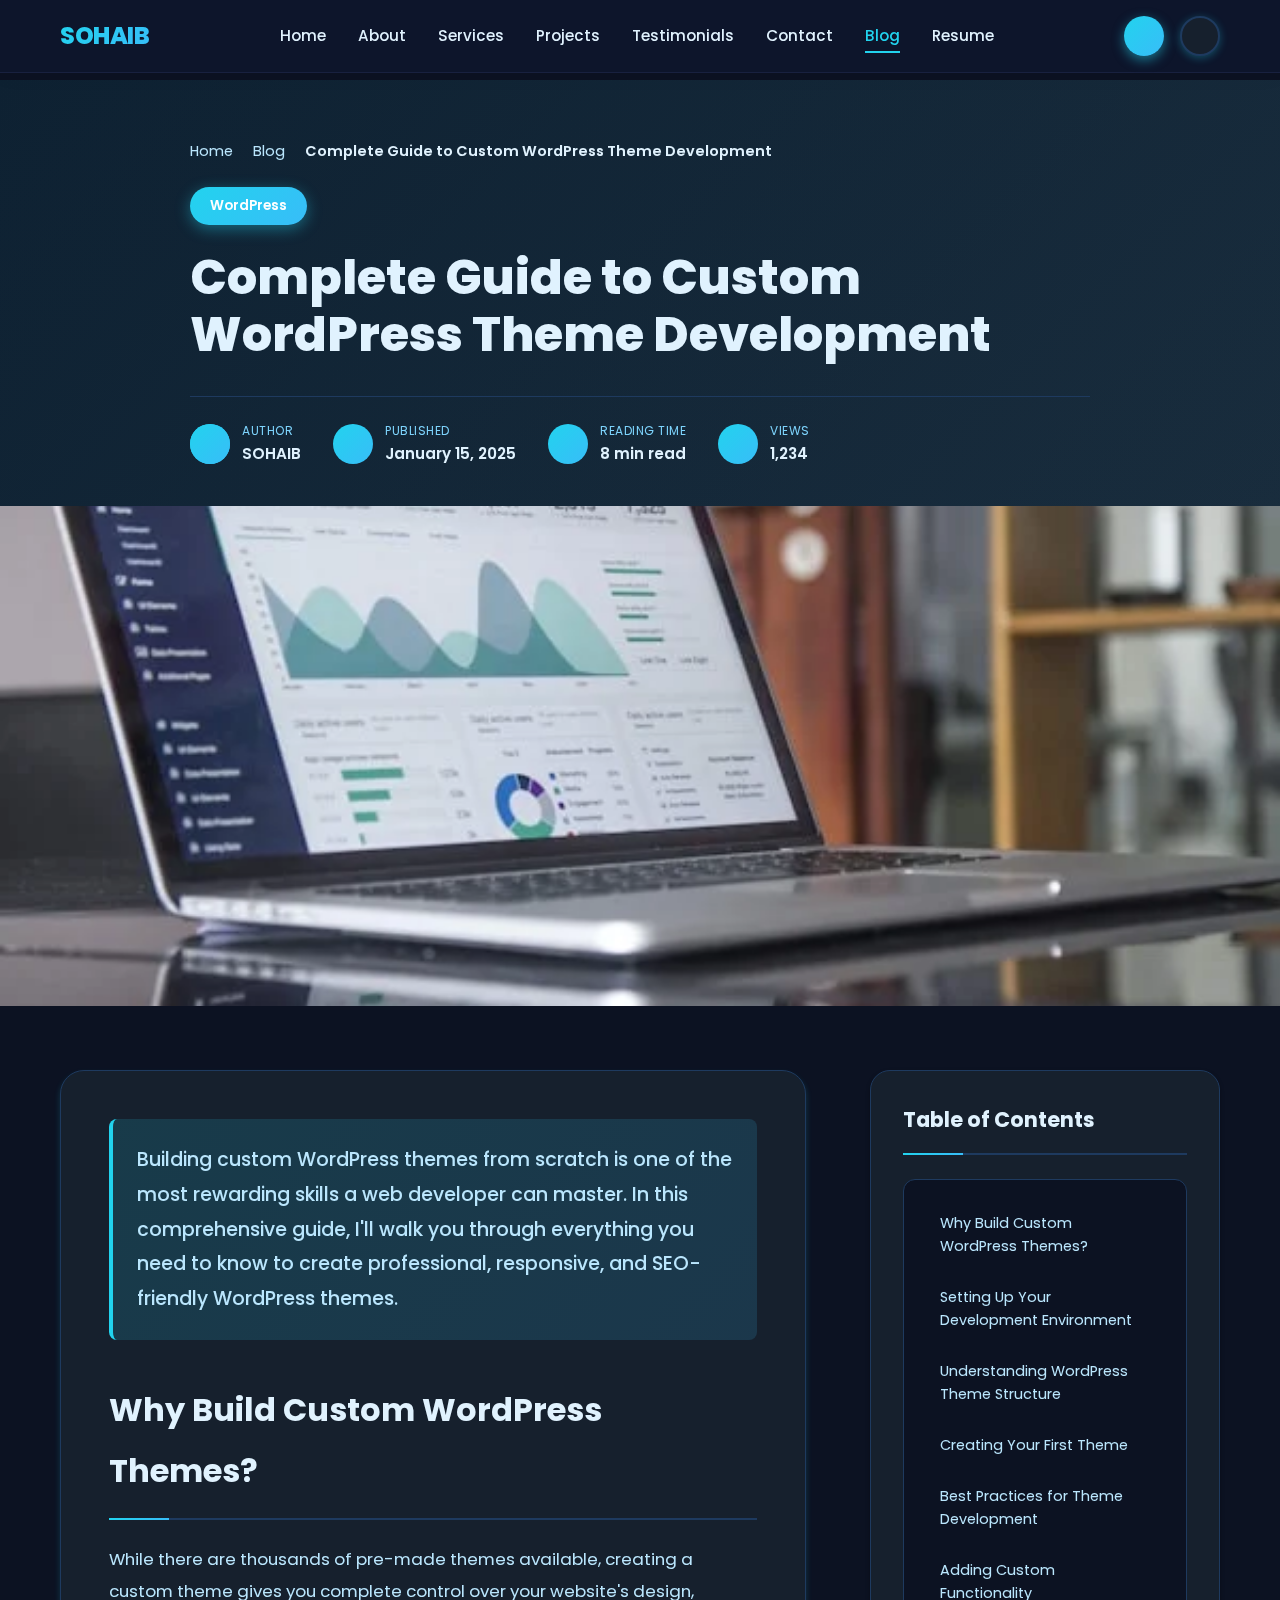
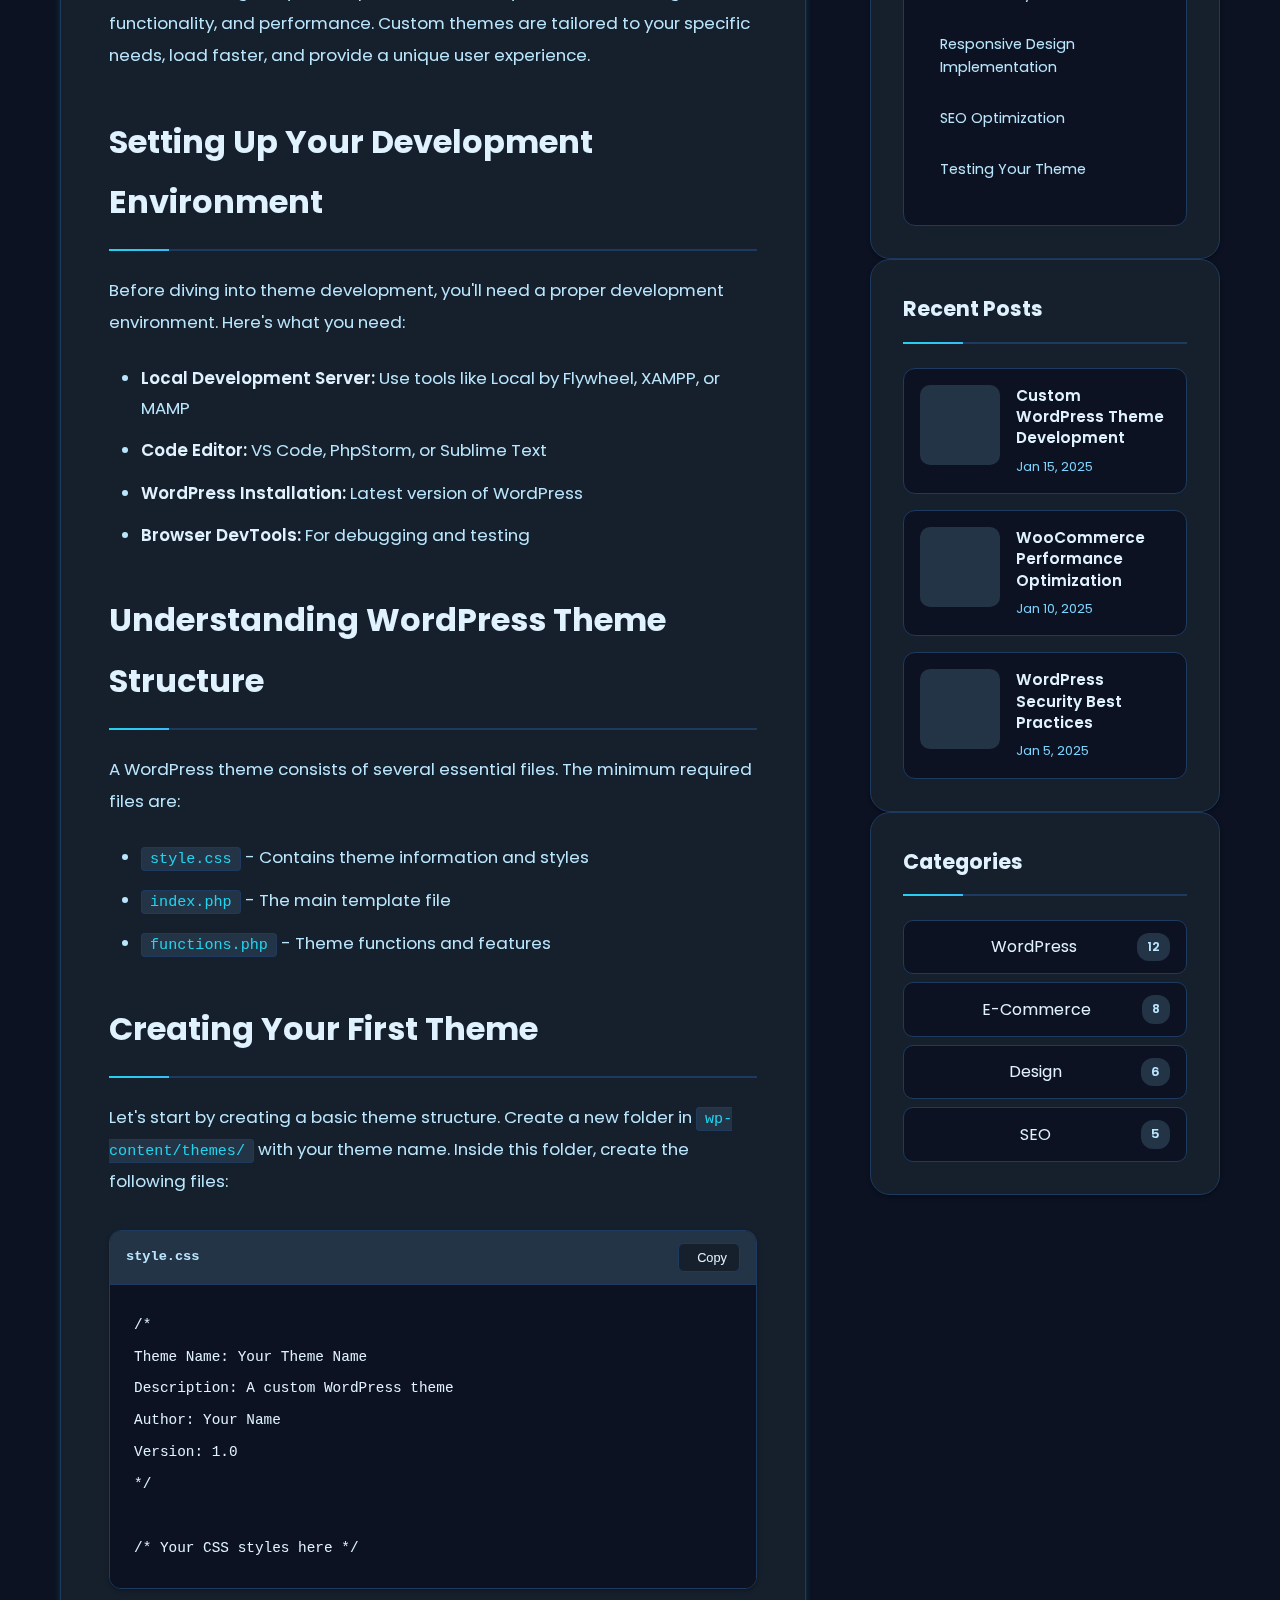
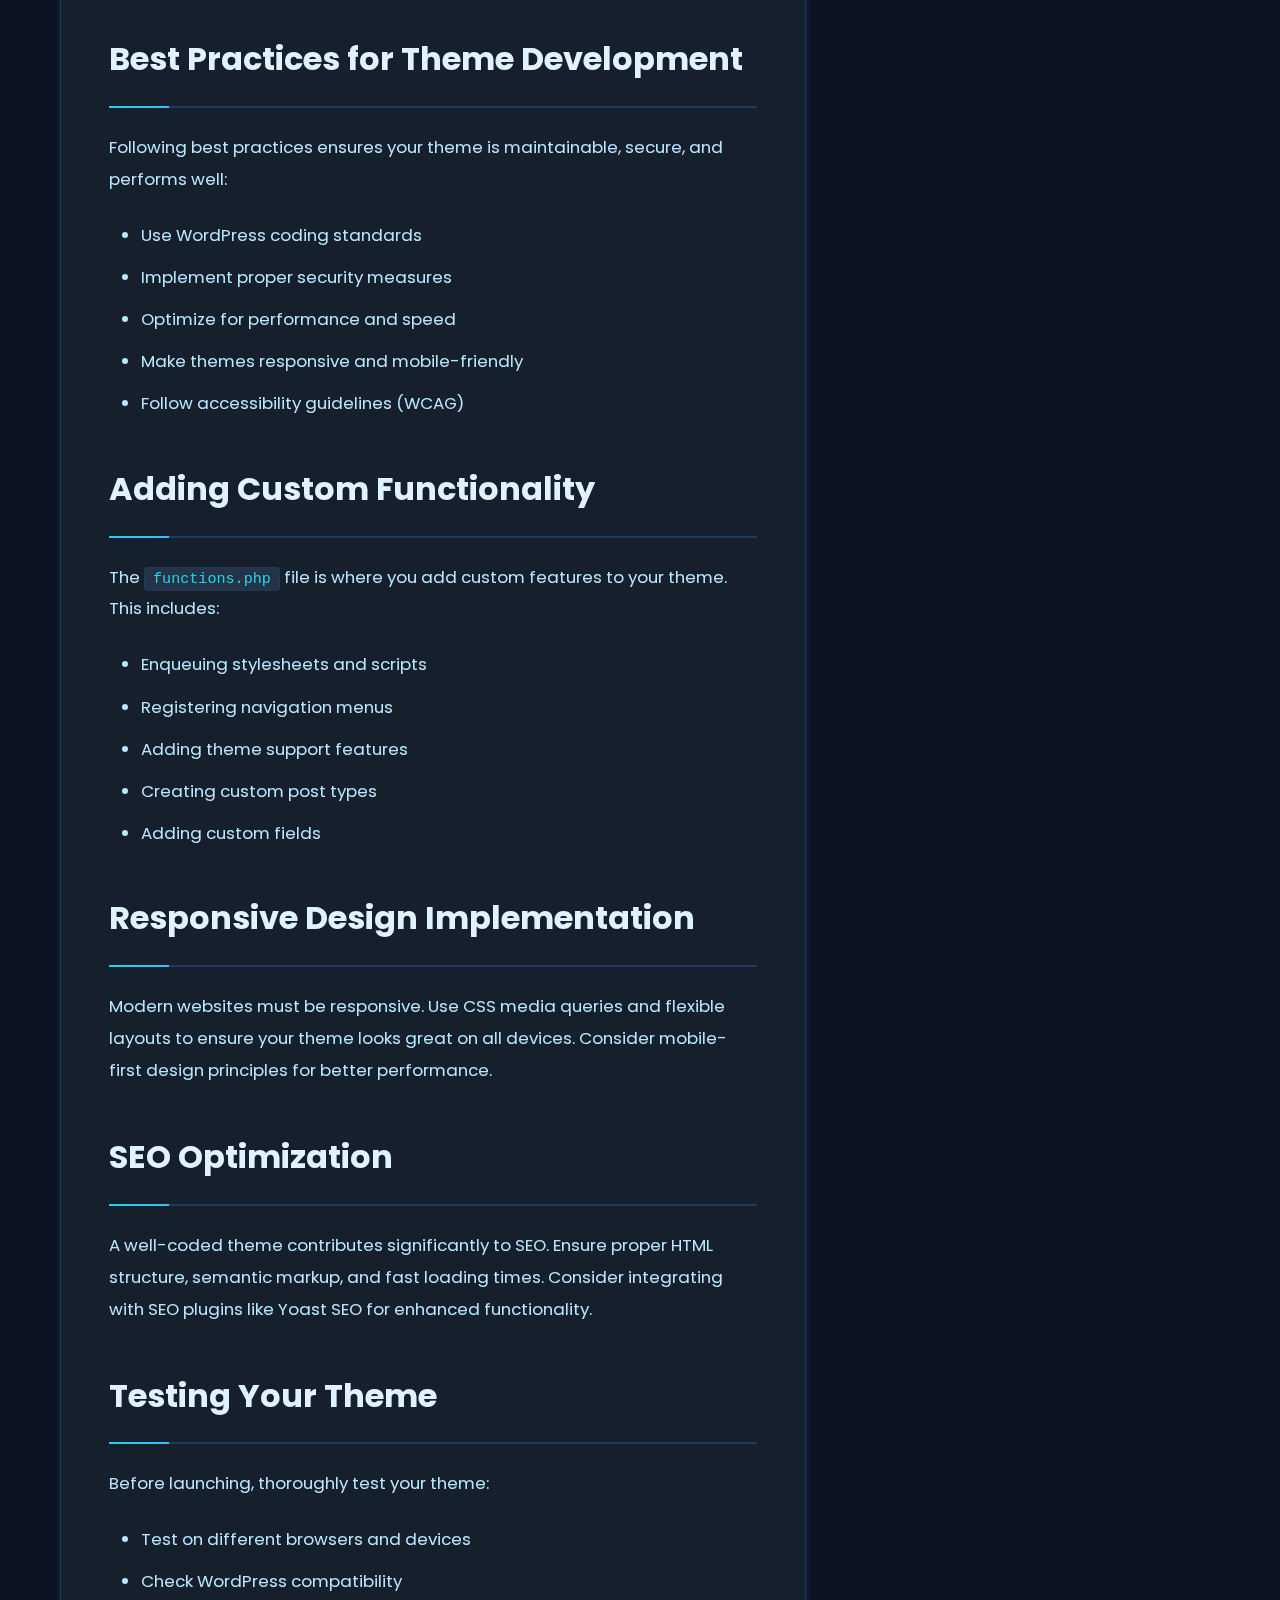
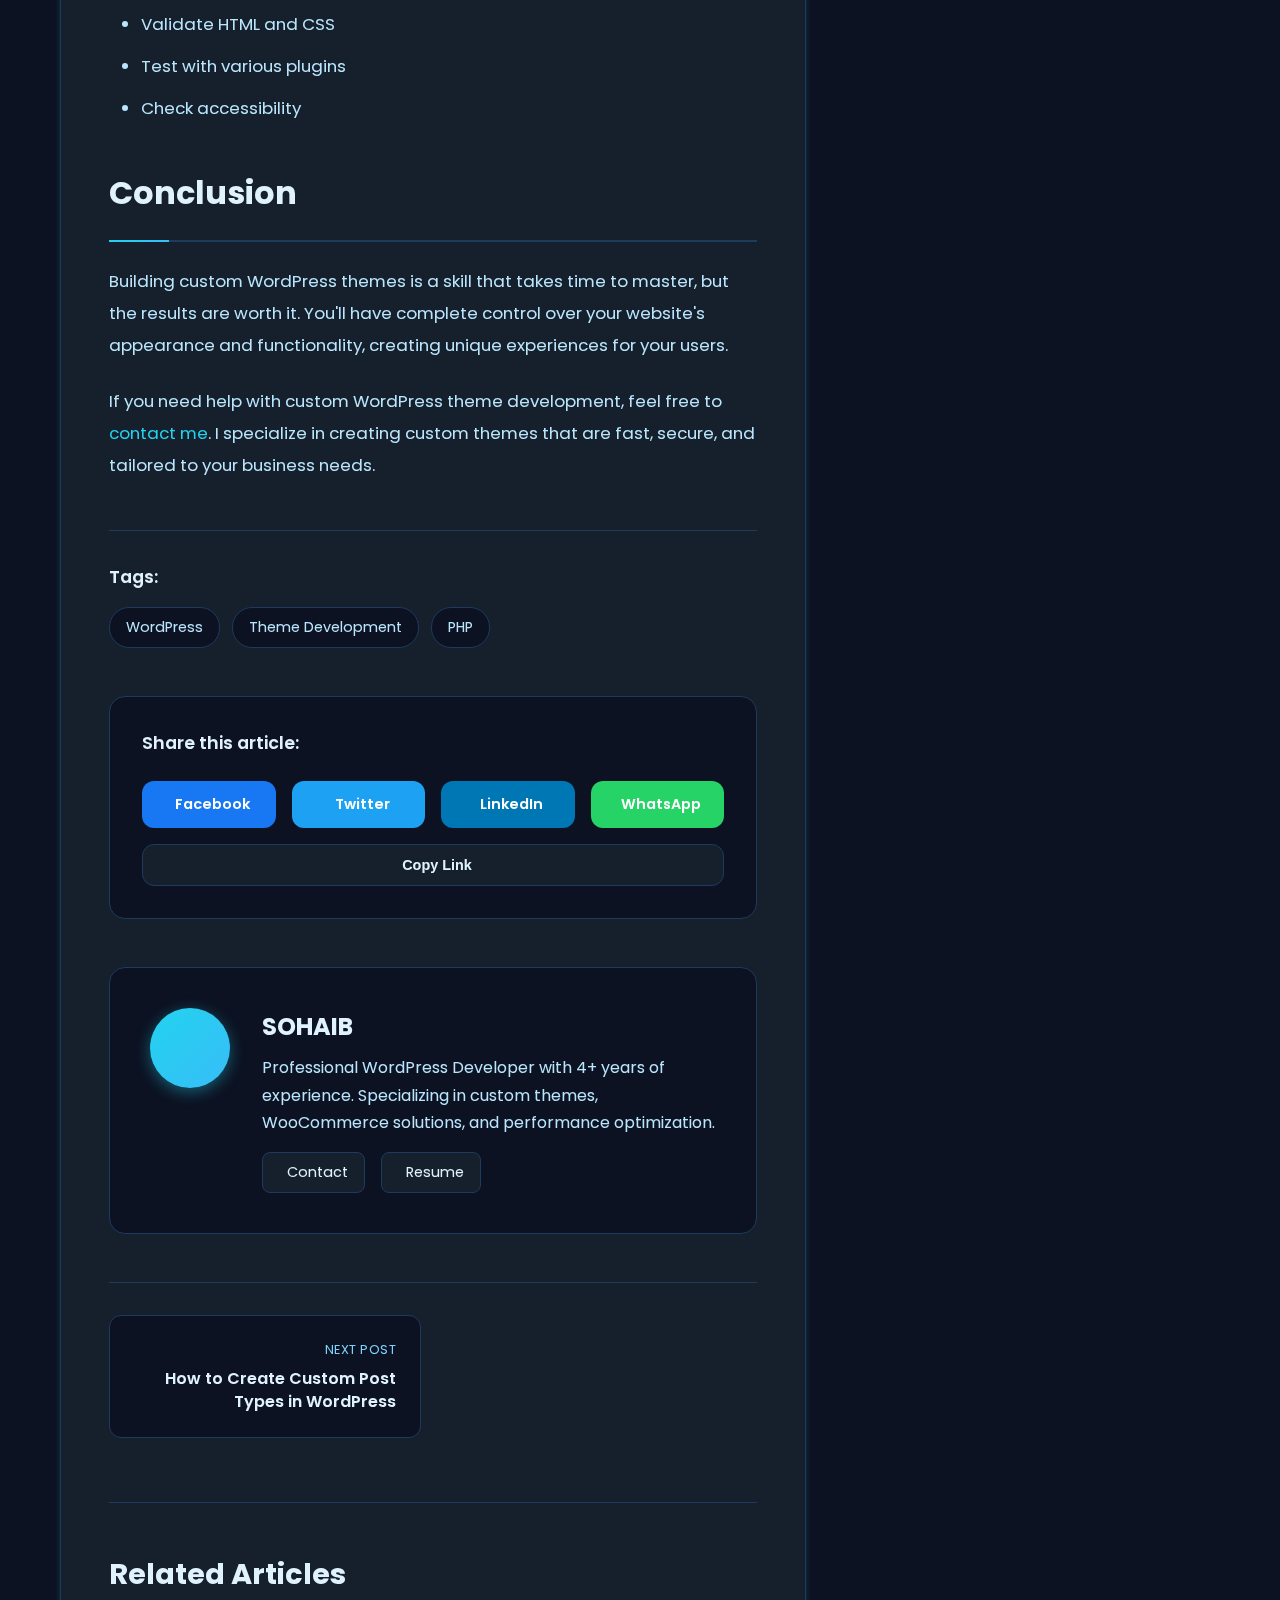
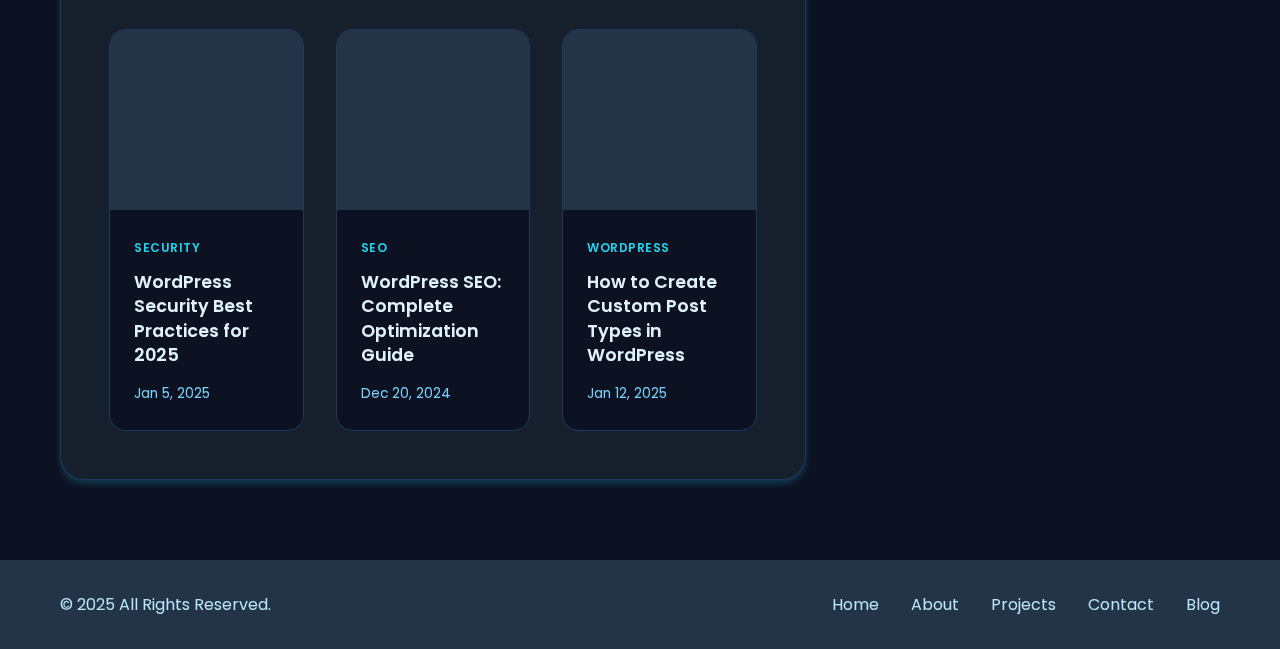
<file: blog-post.html>
<!DOCTYPE html>
<html lang="en">
<head>
    <meta charset="UTF-8">
    <meta name="viewport" content="width=device-width, initial-scale=1.0">
    <meta name="description" content="Read the complete article about WordPress development, tips, and tutorials from SOHAIB - Professional WordPress Developer">
    <title>Complete Guide to Custom WordPress Theme Development - SOHAIB Blog</title>
    <link rel="icon" type="image/svg+xml" href="favicon.svg">
    <!-- Preconnect to CDN origins -->
    <link rel="preconnect" href="https://fonts.googleapis.com">
    <link rel="preconnect" href="https://fonts.gstatic.com" crossorigin="anonymous">
    <link rel="preconnect" href="https://cdnjs.cloudflare.com" crossorigin="anonymous">
    <link rel="preconnect" href="https://code.jquery.com" crossorigin="anonymous">
    <link rel="dns-prefetch" href="https://fonts.googleapis.com">
    <link rel="dns-prefetch" href="https://fonts.gstatic.com">
    <link rel="dns-prefetch" href="https://cdnjs.cloudflare.com">
    <link rel="dns-prefetch" href="https://code.jquery.com">
    
    <!-- Preload critical CSS -->
    <link rel="preload" href="styles.css" as="style">
    <link rel="stylesheet" href="styles.css">
    
    <!-- Load Font Awesome asynchronously -->
    <script>
        (function() {
            function loadFontAwesome() {
                if (document.querySelector('link[href*="font-awesome"][href*="all.min.css"]')) {
                    return;
                }
                var link = document.createElement('link');
                link.rel = 'stylesheet';
                link.href = 'https://cdnjs.cloudflare.com/ajax/libs/font-awesome/6.4.0/css/all.min.css';
                link.media = 'all';
                link.crossOrigin = 'anonymous';
                document.head.appendChild(link);
            }
            
            if (window.requestIdleCallback) {
                window.requestIdleCallback(function() {
                    setTimeout(loadFontAwesome, 1000);
                }, { timeout: 2000 });
            } else {
                if (document.readyState === 'complete') {
                    setTimeout(loadFontAwesome, 2000);
                } else {
                    window.addEventListener('load', function() {
                        setTimeout(loadFontAwesome, 2000);
                    });
                }
            }
        })();
    </script>
    <noscript><link rel="stylesheet" href="https://cdnjs.cloudflare.com/ajax/libs/font-awesome/6.4.0/css/all.min.css" crossorigin="anonymous"></noscript>
    
    <!-- Load Google Fonts -->
    <link href="https://fonts.googleapis.com/css2?family=Poppins:wght@300;400;500;600;700;800&display=swap" rel="stylesheet" media="print" onload="this.media='all'">
    <noscript><link href="https://fonts.googleapis.com/css2?family=Poppins:wght@300;400;500;600;700;800&display=swap" rel="stylesheet"></noscript>
</head>
<body>
    <!-- Navigation -->
    <nav class="navbar">
        <div class="container">
            <div class="nav-wrapper">
                <div class="logo">
                    <a href="index.html">SOHAIB</a>
                </div>
                <div class="nav-menu" id="navMenu">
                    <a href="index.html" class="nav-link">Home</a>
                    <a href="index.html#about" class="nav-link">About</a>
                    <a href="index.html#services" class="nav-link">Services</a>
                    <a href="index.html#projects" class="nav-link">Projects</a>
                    <a href="index.html#testimonials" class="nav-link">Testimonials</a>
                    <a href="index.html#contact" class="nav-link">Contact</a>
                    <a href="blog.html" class="nav-link active">Blog</a>
                    <a href="resume.html" class="nav-link">Resume</a>
                </div>
                <div class="nav-actions">
                    <a href="https://wa.me/923105204482" target="_blank" class="whatsapp-btn" title="Contact on WhatsApp">
                        <i class="fab fa-whatsapp"></i>
                    </a>
                    <button class="theme-toggle" id="themeToggle" aria-label="Toggle dark mode">
                        <i class="fas fa-moon" id="themeIcon"></i>
                    </button>
                    <button class="menu-toggle" id="menuToggle" aria-label="Toggle navigation menu">
                        <span></span>
                        <span></span>
                        <span></span>
                    </button>
                </div>
            </div>
        </div>
    </nav>

    <!-- Blog Post Header -->
    <article class="blog-post-detail">
        <div class="blog-post-header">
            <div class="container">
                <div class="blog-post-header-content">
                    <div class="blog-post-breadcrumb">
                        <a href="index.html">Home</a>
                        <i class="fas fa-chevron-right"></i>
                        <a href="blog.html">Blog</a>
                        <i class="fas fa-chevron-right"></i>
                        <span>Article</span>
                    </div>
                    <div class="blog-post-category-badge">WordPress</div>
                    <h1 class="blog-post-detail-title">Complete Guide to Custom WordPress Theme Development</h1>
                    <div class="blog-post-detail-meta">
                        <div class="meta-item">
                            <div class="author-avatar-small">
                                <i class="fas fa-user"></i>
                            </div>
                            <div>
                                <span class="meta-label">Author</span>
                                <span class="meta-value">SOHAIB</span>
                            </div>
                        </div>
                        <div class="meta-item">
                            <i class="fas fa-calendar"></i>
                            <div>
                                <span class="meta-label">Published</span>
                                <span class="meta-value">January 15, 2025</span>
                            </div>
                        </div>
                        <div class="meta-item">
                            <i class="fas fa-clock"></i>
                            <div>
                                <span class="meta-label">Reading Time</span>
                                <span class="meta-value">8 min read</span>
                            </div>
                        </div>
                        <div class="meta-item">
                            <i class="fas fa-eye"></i>
                            <div>
                                <span class="meta-label">Views</span>
                                <span class="meta-value">1,234</span>
                            </div>
                        </div>
                    </div>
                </div>
            </div>
        </div>

        <!-- Featured Image -->
        <div class="blog-post-featured-image">
            <img src="images/project-1.webp" alt="WordPress Custom Theme Development" loading="eager">
        </div>

        <!-- Blog Post Content -->
        <div class="blog-post-detail-content">
            <div class="container">
                <div class="blog-post-layout">
                    <!-- Main Content -->
                    <main class="blog-post-main">
                        <div class="blog-post-body">
                            <p class="blog-post-intro">
                                Building custom WordPress themes from scratch is one of the most rewarding skills a web developer can master. In this comprehensive guide, I'll walk you through everything you need to know to create professional, responsive, and SEO-friendly WordPress themes.
                            </p>

                            <h2>Why Build Custom WordPress Themes?</h2>
                            <p>
                                While there are thousands of pre-made themes available, creating a custom theme gives you complete control over your website's design, functionality, and performance. Custom themes are tailored to your specific needs, load faster, and provide a unique user experience.
                            </p>

                            <h2>Setting Up Your Development Environment</h2>
                            <p>
                                Before diving into theme development, you'll need a proper development environment. Here's what you need:
                            </p>
                            <ul>
                                <li><strong>Local Development Server:</strong> Use tools like Local by Flywheel, XAMPP, or MAMP</li>
                                <li><strong>Code Editor:</strong> VS Code, PhpStorm, or Sublime Text</li>
                                <li><strong>WordPress Installation:</strong> Latest version of WordPress</li>
                                <li><strong>Browser DevTools:</strong> For debugging and testing</li>
                            </ul>

                            <h2>Understanding WordPress Theme Structure</h2>
                            <p>
                                A WordPress theme consists of several essential files. The minimum required files are:
                            </p>
                            <ul>
                                <li><code>style.css</code> - Contains theme information and styles</li>
                                <li><code>index.php</code> - The main template file</li>
                                <li><code>functions.php</code> - Theme functions and features</li>
                            </ul>

                            <h2>Creating Your First Theme</h2>
                            <p>
                                Let's start by creating a basic theme structure. Create a new folder in <code>wp-content/themes/</code> with your theme name. Inside this folder, create the following files:
                            </p>

                            <div class="code-block">
                                <div class="code-header">
                                    <span>style.css</span>
                                    <button class="copy-code-btn" onclick="copyCode(this)">
                                        <i class="fas fa-copy"></i> Copy
                                    </button>
                                </div>
                                <pre><code>/*
Theme Name: Your Theme Name
Description: A custom WordPress theme
Author: Your Name
Version: 1.0
*/

/* Your CSS styles here */</code></pre>
                            </div>

                            <h2>Best Practices for Theme Development</h2>
                            <p>
                                Following best practices ensures your theme is maintainable, secure, and performs well:
                            </p>
                            <ul>
                                <li>Use WordPress coding standards</li>
                                <li>Implement proper security measures</li>
                                <li>Optimize for performance and speed</li>
                                <li>Make themes responsive and mobile-friendly</li>
                                <li>Follow accessibility guidelines (WCAG)</li>
                            </ul>

                            <h2>Adding Custom Functionality</h2>
                            <p>
                                The <code>functions.php</code> file is where you add custom features to your theme. This includes:
                            </p>
                            <ul>
                                <li>Enqueuing stylesheets and scripts</li>
                                <li>Registering navigation menus</li>
                                <li>Adding theme support features</li>
                                <li>Creating custom post types</li>
                                <li>Adding custom fields</li>
                            </ul>

                            <h2>Responsive Design Implementation</h2>
                            <p>
                                Modern websites must be responsive. Use CSS media queries and flexible layouts to ensure your theme looks great on all devices. Consider mobile-first design principles for better performance.
                            </p>

                            <h2>SEO Optimization</h2>
                            <p>
                                A well-coded theme contributes significantly to SEO. Ensure proper HTML structure, semantic markup, and fast loading times. Consider integrating with SEO plugins like Yoast SEO for enhanced functionality.
                            </p>

                            <h2>Testing Your Theme</h2>
                            <p>
                                Before launching, thoroughly test your theme:
                            </p>
                            <ul>
                                <li>Test on different browsers and devices</li>
                                <li>Check WordPress compatibility</li>
                                <li>Validate HTML and CSS</li>
                                <li>Test with various plugins</li>
                                <li>Check accessibility</li>
                            </ul>

                            <h2>Conclusion</h2>
                            <p>
                                Building custom WordPress themes is a skill that takes time to master, but the results are worth it. You'll have complete control over your website's appearance and functionality, creating unique experiences for your users.
                            </p>
                            <p>
                                If you need help with custom WordPress theme development, feel free to <a href="index.html#contact">contact me</a>. I specialize in creating custom themes that are fast, secure, and tailored to your business needs.
                            </p>
                        </div>

                        <!-- Tags -->
                        <div class="blog-post-tags-section">
                            <h3>Tags:</h3>
                            <div class="blog-post-tags">
                                <a href="blog.html?tag=wordpress" class="tag">WordPress</a>
                                <a href="blog.html?tag=theme-development" class="tag">Theme Development</a>
                                <a href="blog.html?tag=php" class="tag">PHP</a>
                                <a href="blog.html?tag=web-development" class="tag">Web Development</a>
                            </div>
                        </div>

                        <!-- Share Buttons -->
                        <div class="blog-post-share">
                            <h3>Share this article:</h3>
                            <div class="share-buttons">
                                <a href="https://www.facebook.com/sharer/sharer.php?u=" target="_blank" class="share-btn share-facebook">
                                    <i class="fab fa-facebook-f"></i> Facebook
                                </a>
                                <a href="https://twitter.com/intent/tweet?url=" target="_blank" class="share-btn share-twitter">
                                    <i class="fab fa-twitter"></i> Twitter
                                </a>
                                <a href="https://www.linkedin.com/shareArticle?url=" target="_blank" class="share-btn share-linkedin">
                                    <i class="fab fa-linkedin-in"></i> LinkedIn
                                </a>
                                <a href="https://wa.me/?text=" target="_blank" class="share-btn share-whatsapp">
                                    <i class="fab fa-whatsapp"></i> WhatsApp
                                </a>
                                <button class="share-btn share-copy" onclick="copyPostUrl()">
                                    <i class="fas fa-link"></i> Copy Link
                                </button>
                            </div>
                        </div>

                        <!-- Author Box -->
                        <div class="blog-post-author-box">
                            <div class="author-box-avatar">
                                <i class="fas fa-user"></i>
                            </div>
                            <div class="author-box-content">
                                <h3>SOHAIB</h3>
                                <p class="author-bio">Professional WordPress Developer with 4+ years of experience. Specializing in custom themes, WooCommerce solutions, and performance optimization.</p>
                                <div class="author-box-links">
                                    <a href="index.html#contact" class="author-link">
                                        <i class="fas fa-envelope"></i> Contact
                                    </a>
                                    <a href="resume.html" class="author-link">
                                        <i class="fas fa-file-alt"></i> Resume
                                    </a>
                                </div>
                            </div>
                        </div>

                        <!-- Navigation to Next/Previous Posts -->
                        <div class="blog-post-navigation">
                            <a href="blog-post.html?id=2" class="nav-post prev-post">
                                <i class="fas fa-chevron-left"></i>
                                <div>
                                    <span class="nav-post-label">Previous Post</span>
                                    <span class="nav-post-title">WooCommerce Performance Optimization</span>
                                </div>
                            </a>
                            <a href="blog-post.html?id=4" class="nav-post next-post">
                                <div>
                                    <span class="nav-post-label">Next Post</span>
                                    <span class="nav-post-title">Advanced Elementor Pro Tips</span>
                                </div>
                                <i class="fas fa-chevron-right"></i>
                            </a>
                        </div>

                        <!-- Related Posts -->
                        <div class="related-posts">
                            <h3>Related Articles</h3>
                            <div class="related-posts-grid">
                                <article class="related-post-card">
                                    <div class="related-post-image">
                                        <img src="images/project-2.webp" alt="Related Post" loading="lazy">
                                    </div>
                                    <div class="related-post-content">
                                        <span class="related-post-category">E-Commerce</span>
                                        <h4><a href="blog-post.html?id=2">WooCommerce Performance Optimization</a></h4>
                                        <span class="related-post-date">Jan 10, 2025</span>
                                    </div>
                                </article>
                                <article class="related-post-card">
                                    <div class="related-post-image">
                                        <img src="images/project-3.webp" alt="Related Post" loading="lazy">
                                    </div>
                                    <div class="related-post-content">
                                        <span class="related-post-category">Security</span>
                                        <h4><a href="blog-post.html?id=3">WordPress Security Best Practices</a></h4>
                                        <span class="related-post-date">Jan 5, 2025</span>
                                    </div>
                                </article>
                                <article class="related-post-card">
                                    <div class="related-post-image">
                                        <img src="images/project-4.webp" alt="Related Post" loading="lazy">
                                    </div>
                                    <div class="related-post-content">
                                        <span class="related-post-category">Design</span>
                                        <h4><a href="blog-post.html?id=4">Advanced Elementor Pro Tips</a></h4>
                                        <span class="related-post-date">Dec 28, 2024</span>
                                    </div>
                                </article>
                            </div>
                        </div>
                    </main>

                    <!-- Sidebar -->
                    <aside class="blog-post-sidebar">
                        <!-- Table of Contents -->
                        <div class="sidebar-widget">
                            <h3 class="widget-title">Table of Contents</h3>
                            <nav class="table-of-contents">
                                <ul>
                                    <li><a href="#why-build">Why Build Custom WordPress Themes?</a></li>
                                    <li><a href="#setup">Setting Up Your Development Environment</a></li>
                                    <li><a href="#structure">Understanding WordPress Theme Structure</a></li>
                                    <li><a href="#first-theme">Creating Your First Theme</a></li>
                                    <li><a href="#best-practices">Best Practices for Theme Development</a></li>
                                    <li><a href="#functionality">Adding Custom Functionality</a></li>
                                    <li><a href="#responsive">Responsive Design Implementation</a></li>
                                    <li><a href="#seo">SEO Optimization</a></li>
                                    <li><a href="#testing">Testing Your Theme</a></li>
                                </ul>
                            </nav>
                        </div>

                        <!-- Recent Posts Widget -->
                        <div class="sidebar-widget">
                            <h3 class="widget-title">Recent Posts</h3>
                            <ul class="recent-posts-list">
                                <li class="recent-post-item">
                                    <a href="blog-post.html?id=1">
                                        <div class="recent-post-image">
                                            <img src="images/project-1.webp" alt="Recent Post" loading="lazy">
                                        </div>
                                        <div class="recent-post-content">
                                            <h4>Custom WordPress Theme Development</h4>
                                            <span class="recent-post-date">Jan 15, 2025</span>
                                        </div>
                                    </a>
                                </li>
                                <li class="recent-post-item">
                                    <a href="blog-post.html?id=2">
                                        <div class="recent-post-image">
                                            <img src="images/project-2.webp" alt="Recent Post" loading="lazy">
                                        </div>
                                        <div class="recent-post-content">
                                            <h4>WooCommerce Performance Optimization</h4>
                                            <span class="recent-post-date">Jan 10, 2025</span>
                                        </div>
                                    </a>
                                </li>
                                <li class="recent-post-item">
                                    <a href="blog-post.html?id=3">
                                        <div class="recent-post-image">
                                            <img src="images/project-3.webp" alt="Recent Post" loading="lazy">
                                        </div>
                                        <div class="recent-post-content">
                                            <h4>WordPress Security Best Practices</h4>
                                            <span class="recent-post-date">Jan 5, 2025</span>
                                        </div>
                                    </a>
                                </li>
                            </ul>
                        </div>

                        <!-- Categories Widget -->
                        <div class="sidebar-widget">
                            <h3 class="widget-title">Categories</h3>
                            <ul class="categories-list">
                                <li>
                                    <a href="blog.html?category=wordpress">
                                        <i class="fas fa-folder"></i> WordPress
                                        <span class="category-count">12</span>
                                    </a>
                                </li>
                                <li>
                                    <a href="blog.html?category=ecommerce">
                                        <i class="fas fa-folder"></i> E-Commerce
                                        <span class="category-count">8</span>
                                    </a>
                                </li>
                                <li>
                                    <a href="blog.html?category=design">
                                        <i class="fas fa-folder"></i> Design
                                        <span class="category-count">6</span>
                                    </a>
                                </li>
                                <li>
                                    <a href="blog.html?category=seo">
                                        <i class="fas fa-folder"></i> SEO
                                        <span class="category-count">5</span>
                                    </a>
                                </li>
                            </ul>
                        </div>
                    </aside>
                </div>
            </div>
        </div>
    </article>

    <!-- Footer -->
    <footer class="footer">
        <div class="container">
            <div class="footer-content">
                <p>&copy; 2025 All Rights Reserved.</p>
                <div class="footer-links">
                    <a href="index.html">Home</a>
                    <a href="index.html#about">About</a>
                    <a href="index.html#projects">Projects</a>
                    <a href="index.html#contact">Contact</a>
                    <a href="blog.html">Blog</a>
                </div>
            </div>
        </div>
    </footer>

    <!-- Scripts -->
    <script src="https://code.jquery.com/jquery-3.7.1.min.js"></script>
    <script src="blog-data.js"></script>
    <script src="blog-functions.js"></script>
    <script src="script.js" defer></script>
    <script>
        // Copy code functionality
        function copyCode(btn) {
            const codeBlock = btn.closest('.code-block').querySelector('code');
            const text = codeBlock.textContent;
            navigator.clipboard.writeText(text).then(function() {
                btn.innerHTML = '<i class="fas fa-check"></i> Copied!';
                setTimeout(function() {
                    btn.innerHTML = '<i class="fas fa-copy"></i> Copy';
                }, 2000);
            });
        }

        // Copy post URL
        function copyPostUrl() {
            const url = window.location.href;
            navigator.clipboard.writeText(url).then(function() {
                const btn = document.querySelector('.share-copy');
                const original = btn.innerHTML;
                btn.innerHTML = '<i class="fas fa-check"></i> Copied!';
                setTimeout(function() {
                    btn.innerHTML = original;
                }, 2000);
            });
        }
    </script>
</body>
</html>
</file>
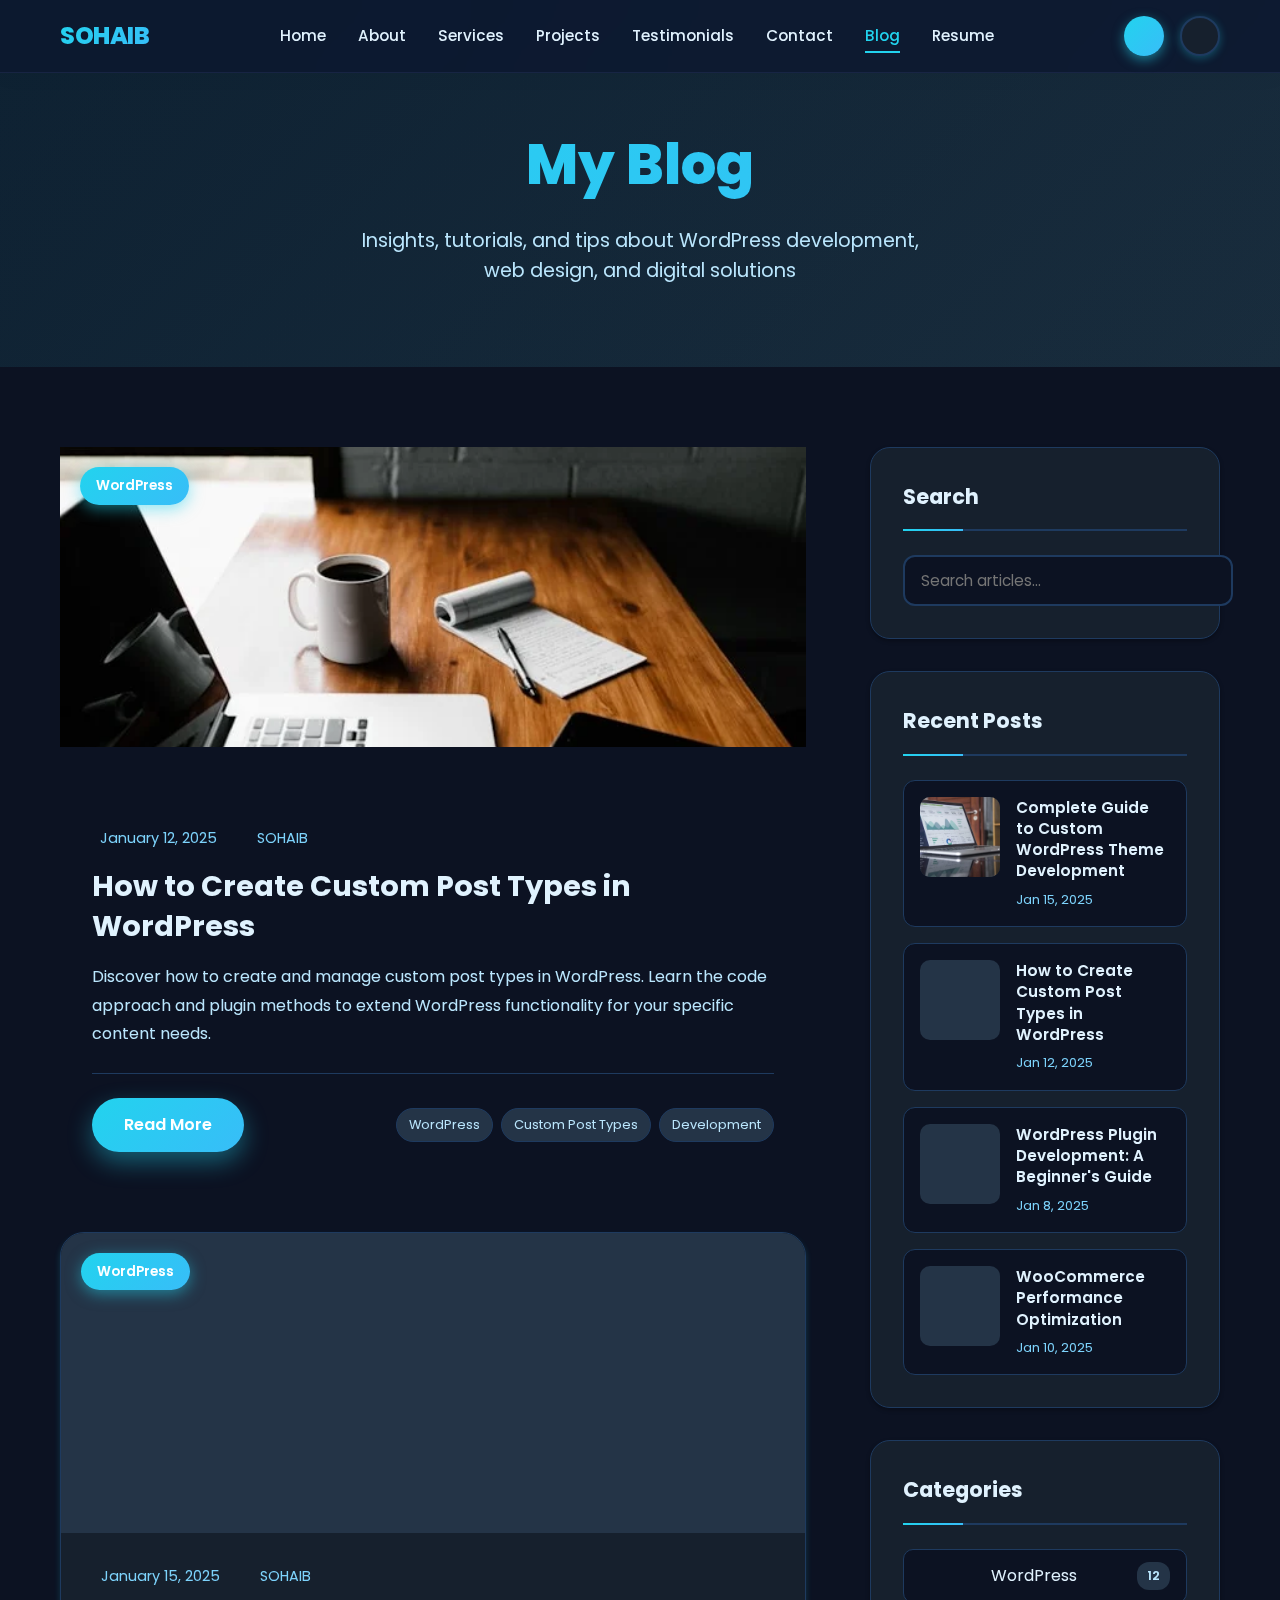
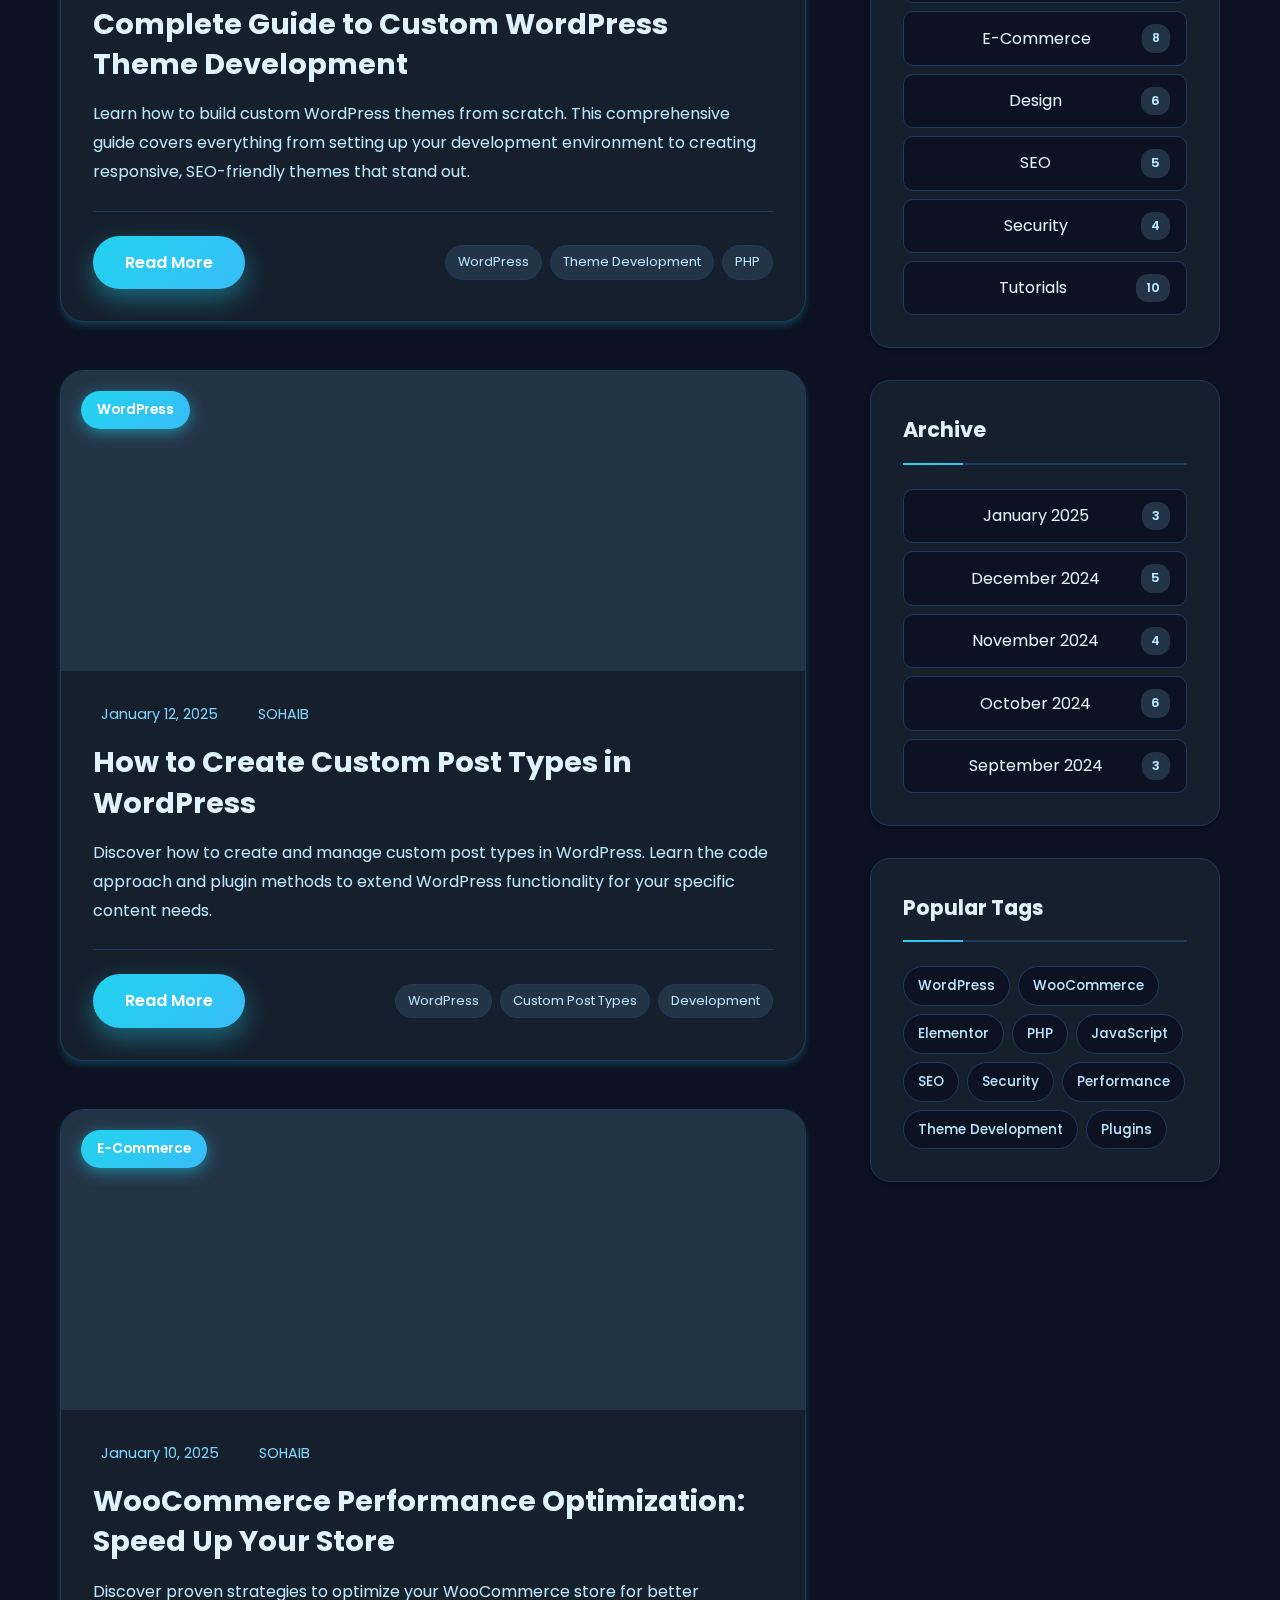
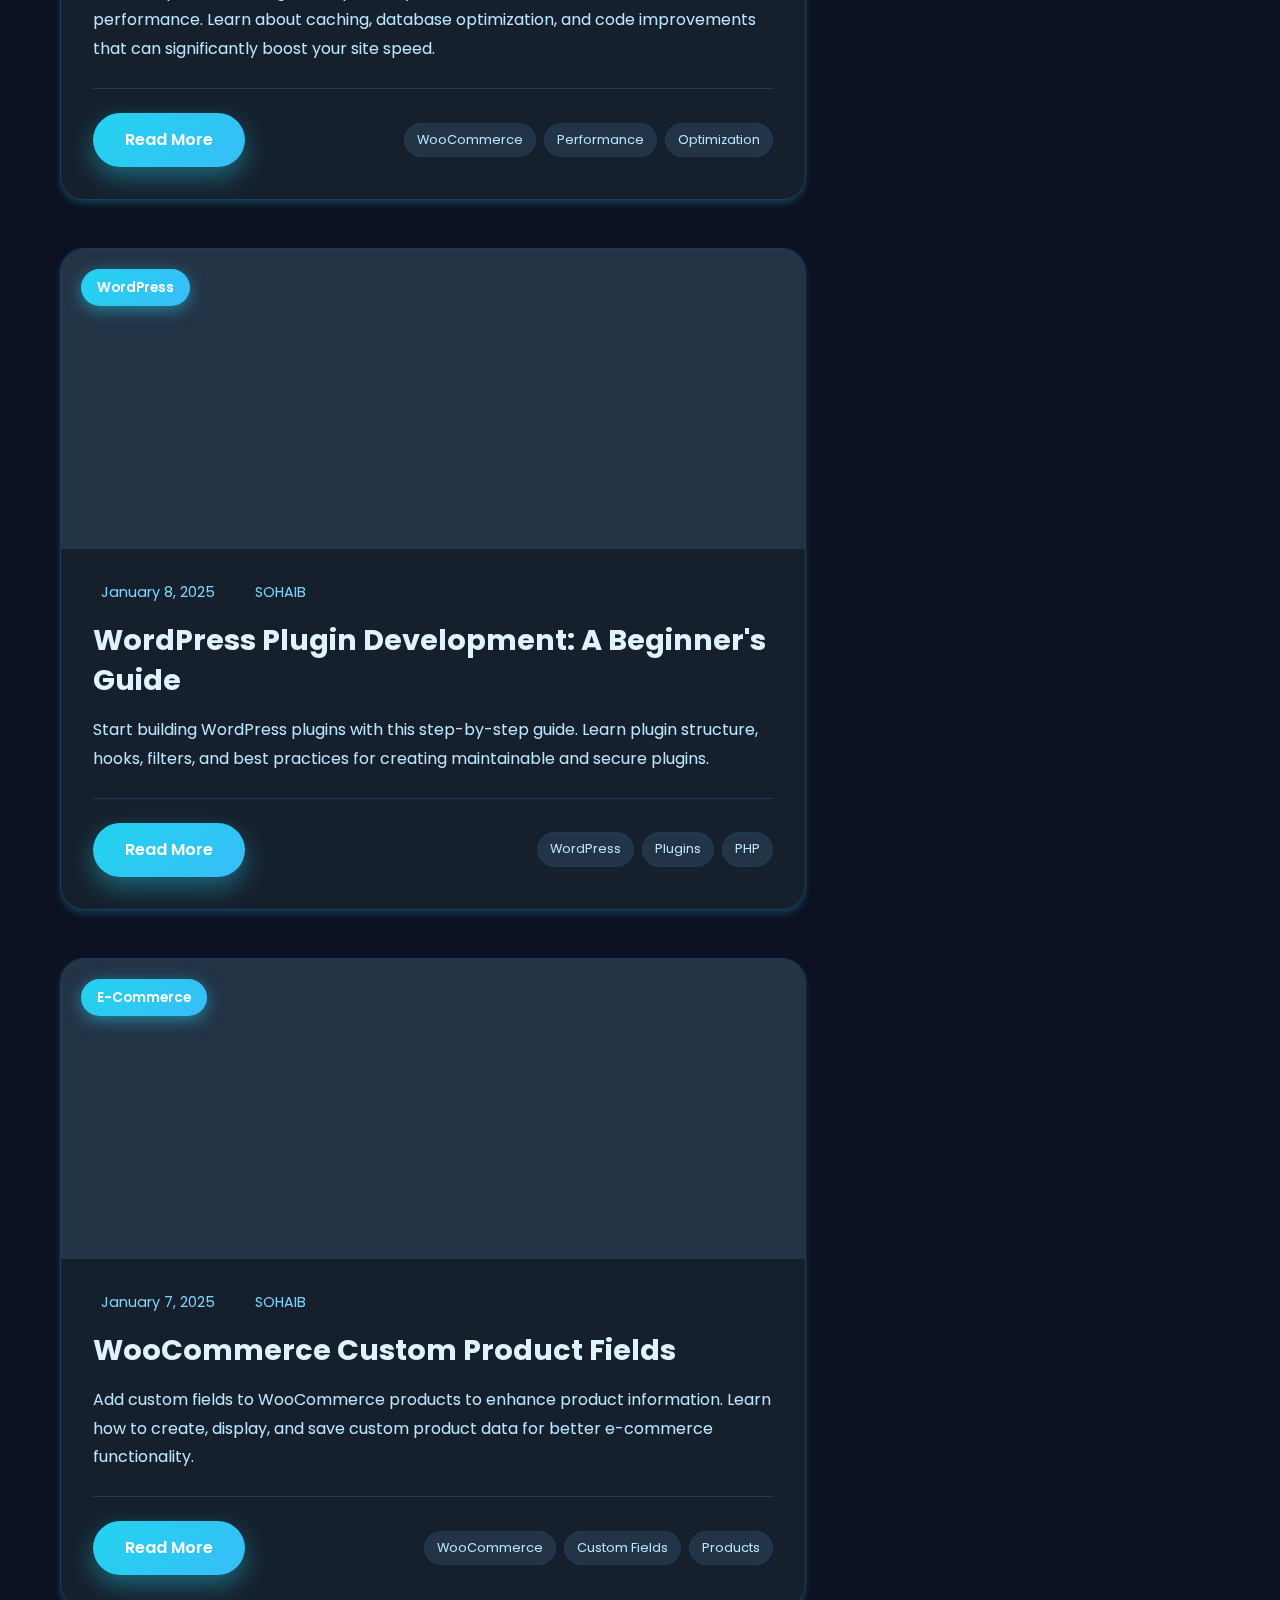
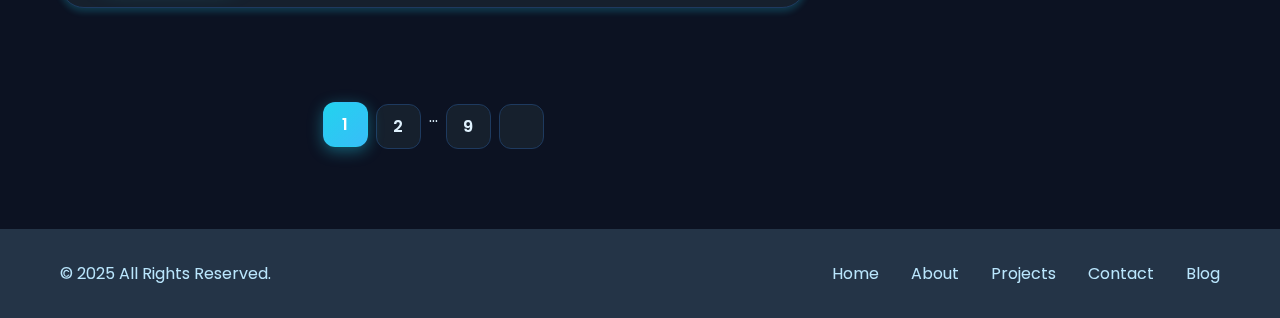
<file: blog.html>
<!DOCTYPE html>
<html lang="en">
<head>
    <meta charset="UTF-8">
    <meta name="viewport" content="width=device-width, initial-scale=1.0">
    <meta name="description" content="Read the latest WordPress development tips, tutorials, and insights from SOHAIB - Professional WordPress Developer">
    <title>Blog - SOHAIB | WordPress Developer</title>
    <link rel="icon" type="image/svg+xml" href="favicon.svg">
    <!-- Preconnect to CDN origins -->
    <link rel="preconnect" href="https://fonts.googleapis.com">
    <link rel="preconnect" href="https://fonts.gstatic.com" crossorigin="anonymous">
    <link rel="preconnect" href="https://cdnjs.cloudflare.com" crossorigin="anonymous">
    <link rel="preconnect" href="https://code.jquery.com" crossorigin="anonymous">
    <link rel="dns-prefetch" href="https://fonts.googleapis.com">
    <link rel="dns-prefetch" href="https://fonts.gstatic.com">
    <link rel="dns-prefetch" href="https://cdnjs.cloudflare.com">
    <link rel="dns-prefetch" href="https://code.jquery.com">
    
    <!-- Preload critical CSS -->
    <link rel="preload" href="styles.css" as="style">
    <link rel="stylesheet" href="styles.css">
    
    <!-- Load Font Awesome asynchronously -->
    <script>
        (function() {
            function loadFontAwesome() {
                if (document.querySelector('link[href*="font-awesome"][href*="all.min.css"]')) {
                    return;
                }
                var link = document.createElement('link');
                link.rel = 'stylesheet';
                link.href = 'https://cdnjs.cloudflare.com/ajax/libs/font-awesome/6.4.0/css/all.min.css';
                link.media = 'all';
                link.crossOrigin = 'anonymous';
                document.head.appendChild(link);
            }
            
            if (window.requestIdleCallback) {
                window.requestIdleCallback(function() {
                    setTimeout(loadFontAwesome, 1000);
                }, { timeout: 2000 });
            } else {
                if (document.readyState === 'complete') {
                    setTimeout(loadFontAwesome, 2000);
                } else {
                    window.addEventListener('load', function() {
                        setTimeout(loadFontAwesome, 2000);
                    });
                }
            }
        })();
    </script>
    <noscript><link rel="stylesheet" href="https://cdnjs.cloudflare.com/ajax/libs/font-awesome/6.4.0/css/all.min.css" crossorigin="anonymous"></noscript>
    
    <!-- Load Google Fonts -->
    <link href="https://fonts.googleapis.com/css2?family=Poppins:wght@300;400;500;600;700;800&display=swap" rel="stylesheet" media="print" onload="this.media='all'">
    <noscript><link href="https://fonts.googleapis.com/css2?family=Poppins:wght@300;400;500;600;700;800&display=swap" rel="stylesheet"></noscript>
</head>
<body>
    <!-- Navigation -->
    <nav class="navbar">
        <div class="container">
            <div class="nav-wrapper">
                <div class="logo">
                    <a href="index.html">SOHAIB</a>
                </div>
                <div class="nav-menu" id="navMenu">
                    <a href="index.html" class="nav-link">Home</a>
                    <a href="index.html#about" class="nav-link">About</a>
                    <a href="index.html#services" class="nav-link">Services</a>
                    <a href="index.html#projects" class="nav-link">Projects</a>
                    <a href="index.html#testimonials" class="nav-link">Testimonials</a>
                    <a href="index.html#contact" class="nav-link">Contact</a>
                    <a href="blog.html" class="nav-link active">Blog</a>
                    <a href="resume.html" class="nav-link">Resume</a>
                </div>
                <div class="nav-actions">
                    <a href="https://wa.me/923105204482" target="_blank" class="whatsapp-btn" title="Contact on WhatsApp">
                        <i class="fab fa-whatsapp"></i>
                    </a>
                    <button class="theme-toggle" id="themeToggle" aria-label="Toggle dark mode">
                        <i class="fas fa-moon" id="themeIcon"></i>
                    </button>
                    <button class="menu-toggle" id="menuToggle" aria-label="Toggle navigation menu">
                        <span></span>
                        <span></span>
                        <span></span>
                    </button>
                </div>
            </div>
        </div>
    </nav>

    <!-- Blog Header -->
    <section class="blog-header">
        <div class="container">
            <div class="blog-header-content">
                <h1>My Blog</h1>
                <p>Insights, tutorials, and tips about WordPress development, web design, and digital solutions</p>
            </div>
        </div>
    </section>

    <!-- Blog Content -->
    <section class="blog-content">
        <div class="container">
            <div class="blog-layout">
                <!-- Main Blog Posts -->
                <main class="blog-main">
                    <!-- Blog posts will be loaded dynamically via JavaScript -->
                    <div class="blog-loading" style="text-align: center; padding: 3rem; color: var(--text-secondary);">
                        <i class="fas fa-spinner fa-spin" style="font-size: 2rem; margin-bottom: 1rem;"></i>
                        <p>Loading blog posts...</p>
                    </div>
                        <div class="blog-post-image">
                            <img src="images/project-2.webp" alt="Custom Post Types" loading="lazy">
                            <div class="blog-post-category">WordPress</div>
                        </div>
                        <div class="blog-post-content">
                            <div class="blog-post-meta">
                                <span class="blog-post-date"><i class="fas fa-calendar"></i> January 12, 2025</span>
                                <span class="blog-post-author"><i class="fas fa-user"></i> SOHAIB</span>
                            </div>
                            <h2 class="blog-post-title"><a href="blog-post.html?id=6">How to Create Custom Post Types in WordPress</a></h2>
                            <p class="blog-post-excerpt">Discover how to create and manage custom post types in WordPress. Learn the code approach and plugin methods to extend WordPress functionality for your specific content needs.</p>
                            <div class="blog-post-footer">
                                <a href="blog-post.html?id=6" class="btn btn-primary">Read More</a>
                                <div class="blog-post-tags"><span class="tag">WordPress</span><span class="tag">Custom Post Types</span><span class="tag">Development</span></div>
                            </div>
                        </div>
                    </article>

                    <article class="blog-post">
                        <div class="blog-post-image">
                            <img src="images/project-3.webp" alt="WordPress Plugin Development" loading="lazy">
                            <div class="blog-post-category">WordPress</div>
                        </div>
                        <div class="blog-post-content">
                            <div class="blog-post-meta">
                                <span class="blog-post-date"><i class="fas fa-calendar"></i> January 8, 2025</span>
                                <span class="blog-post-author"><i class="fas fa-user"></i> SOHAIB</span>
                            </div>
                            <h2 class="blog-post-title"><a href="blog-post.html?id=7">WordPress Plugin Development: A Beginner's Guide</a></h2>
                            <p class="blog-post-excerpt">Start building WordPress plugins with this step-by-step guide. Learn plugin structure, hooks, filters, and best practices for creating maintainable and secure plugins.</p>
                            <div class="blog-post-footer">
                                <a href="blog-post.html?id=7" class="btn btn-primary">Read More</a>
                                <div class="blog-post-tags"><span class="tag">WordPress</span><span class="tag">Plugins</span><span class="tag">PHP</span></div>
                            </div>
                        </div>
                    </article>

                    <article class="blog-post">
                        <div class="blog-post-image">
                            <img src="images/project-4.webp" alt="WordPress Hooks" loading="lazy">
                            <div class="blog-post-category">WordPress</div>
                        </div>
                        <div class="blog-post-content">
                            <div class="blog-post-meta">
                                <span class="blog-post-date"><i class="fas fa-calendar"></i> January 3, 2025</span>
                                <span class="blog-post-author"><i class="fas fa-user"></i> SOHAIB</span>
                            </div>
                            <h2 class="blog-post-title"><a href="blog-post.html?id=8">Understanding WordPress Hooks: Actions and Filters</a></h2>
                            <p class="blog-post-excerpt">Master WordPress hooks system with this comprehensive guide. Learn the difference between actions and filters, and how to use them effectively in your development workflow.</p>
                            <div class="blog-post-footer">
                                <a href="blog-post.html?id=8" class="btn btn-primary">Read More</a>
                                <div class="blog-post-tags"><span class="tag">WordPress</span><span class="tag">Hooks</span><span class="tag">Development</span></div>
                            </div>
                        </div>
                    </article>

                    <article class="blog-post">
                        <div class="blog-post-image">
                            <img src="images/project-5.webp" alt="WordPress REST API" loading="lazy">
                            <div class="blog-post-category">WordPress</div>
                        </div>
                        <div class="blog-post-content">
                            <div class="blog-post-meta">
                                <span class="blog-post-date"><i class="fas fa-calendar"></i> December 28, 2024</span>
                                <span class="blog-post-author"><i class="fas fa-user"></i> SOHAIB</span>
                            </div>
                            <h2 class="blog-post-title"><a href="blog-post.html?id=9">WordPress REST API: Building Custom Endpoints</a></h2>
                            <p class="blog-post-excerpt">Explore the WordPress REST API and learn how to create custom endpoints. Build headless WordPress applications and integrate with external services seamlessly.</p>
                            <div class="blog-post-footer">
                                <a href="blog-post.html?id=9" class="btn btn-primary">Read More</a>
                                <div class="blog-post-tags"><span class="tag">WordPress</span><span class="tag">REST API</span><span class="tag">Development</span></div>
                            </div>
                        </div>
                    </article>

                    <article class="blog-post">
                        <div class="blog-post-image">
                            <img src="images/project-6.webp" alt="WordPress Database" loading="lazy">
                            <div class="blog-post-category">WordPress</div>
                        </div>
                        <div class="blog-post-content">
                            <div class="blog-post-meta">
                                <span class="blog-post-date"><i class="fas fa-calendar"></i> December 25, 2024</span>
                                <span class="blog-post-author"><i class="fas fa-user"></i> SOHAIB</span>
                            </div>
                            <h2 class="blog-post-title"><a href="blog-post.html?id=10">Optimizing WordPress Database Performance</a></h2>
                            <p class="blog-post-excerpt">Learn how to optimize your WordPress database for better performance. Discover techniques for cleaning, indexing, and maintaining your database efficiently.</p>
                            <div class="blog-post-footer">
                                <a href="blog-post.html?id=10" class="btn btn-primary">Read More</a>
                                <div class="blog-post-tags"><span class="tag">WordPress</span><span class="tag">Database</span><span class="tag">Performance</span></div>
                            </div>
                        </div>
                    </article>

                    <article class="blog-post">
                        <div class="blog-post-image">
                            <img src="images/project-1.webp" alt="WordPress Multisite" loading="lazy">
                            <div class="blog-post-category">WordPress</div>
                        </div>
                        <div class="blog-post-content">
                            <div class="blog-post-meta">
                                <span class="blog-post-date"><i class="fas fa-calendar"></i> December 22, 2024</span>
                                <span class="blog-post-author"><i class="fas fa-user"></i> SOHAIB</span>
                            </div>
                            <h2 class="blog-post-title"><a href="blog-post.html?id=11">WordPress Multisite: Setup and Management</a></h2>
                            <p class="blog-post-excerpt">Complete guide to setting up and managing WordPress Multisite networks. Learn how to create a network of sites from a single WordPress installation.</p>
                            <div class="blog-post-footer">
                                <a href="blog-post.html?id=11" class="btn btn-primary">Read More</a>
                                <div class="blog-post-tags"><span class="tag">WordPress</span><span class="tag">Multisite</span><span class="tag">Network</span></div>
                            </div>
                        </div>
                    </article>

                    <article class="blog-post">
                        <div class="blog-post-image">
                            <img src="images/project-2.webp" alt="WordPress Widgets" loading="lazy">
                            <div class="blog-post-category">WordPress</div>
                        </div>
                        <div class="blog-post-content">
                            <div class="blog-post-meta">
                                <span class="blog-post-date"><i class="fas fa-calendar"></i> December 18, 2024</span>
                                <span class="blog-post-author"><i class="fas fa-user"></i> SOHAIB</span>
                            </div>
                            <h2 class="blog-post-title"><a href="blog-post.html?id=12">Creating Custom WordPress Widgets</a></h2>
                            <p class="blog-post-excerpt">Build custom WordPress widgets to extend your theme's functionality. Learn widget API, form fields, and how to create reusable widget components.</p>
                            <div class="blog-post-footer">
                                <a href="blog-post.html?id=12" class="btn btn-primary">Read More</a>
                                <div class="blog-post-tags"><span class="tag">WordPress</span><span class="tag">Widgets</span><span class="tag">Development</span></div>
                            </div>
                        </div>
                    </article>

                    <article class="blog-post">
                        <div class="blog-post-image">
                            <img src="images/project-3.webp" alt="Gutenberg Blocks" loading="lazy">
                            <div class="blog-post-category">WordPress</div>
                        </div>
                        <div class="blog-post-content">
                            <div class="blog-post-meta">
                                <span class="blog-post-date"><i class="fas fa-calendar"></i> December 15, 2024</span>
                                <span class="blog-post-author"><i class="fas fa-user"></i> SOHAIB</span>
                            </div>
                            <h2 class="blog-post-title"><a href="blog-post.html?id=13">WordPress Gutenberg Block Development</a></h2>
                            <p class="blog-post-excerpt">Create custom Gutenberg blocks for the WordPress block editor. Learn block registration, attributes, and how to build interactive block components.</p>
                            <div class="blog-post-footer">
                                <a href="blog-post.html?id=13" class="btn btn-primary">Read More</a>
                                <div class="blog-post-tags"><span class="tag">WordPress</span><span class="tag">Gutenberg</span><span class="tag">Blocks</span></div>
                            </div>
                        </div>
                    </article>

                    <article class="blog-post">
                        <div class="blog-post-image">
                            <img src="images/project-4.webp" alt="ACF Custom Fields" loading="lazy">
                            <div class="blog-post-category">WordPress</div>
                        </div>
                        <div class="blog-post-content">
                            <div class="blog-post-meta">
                                <span class="blog-post-date"><i class="fas fa-calendar"></i> December 12, 2024</span>
                                <span class="blog-post-author"><i class="fas fa-user"></i> SOHAIB</span>
                            </div>
                            <h2 class="blog-post-title"><a href="blog-post.html?id=14">WordPress Custom Fields with ACF</a></h2>
                            <p class="blog-post-excerpt">Master Advanced Custom Fields (ACF) to create flexible content management solutions. Learn field types, groups, and how to display custom field data in themes.</p>
                            <div class="blog-post-footer">
                                <a href="blog-post.html?id=14" class="btn btn-primary">Read More</a>
                                <div class="blog-post-tags"><span class="tag">WordPress</span><span class="tag">ACF</span><span class="tag">Custom Fields</span></div>
                            </div>
                        </div>
                    </article>

                    <article class="blog-post">
                        <div class="blog-post-image">
                            <img src="images/project-5.webp" alt="WordPress User Roles" loading="lazy">
                            <div class="blog-post-category">WordPress</div>
                        </div>
                        <div class="blog-post-content">
                            <div class="blog-post-meta">
                                <span class="blog-post-date"><i class="fas fa-calendar"></i> December 10, 2024</span>
                                <span class="blog-post-author"><i class="fas fa-user"></i> SOHAIB</span>
                            </div>
                            <h2 class="blog-post-title"><a href="blog-post.html?id=15">WordPress User Roles and Capabilities Explained</a></h2>
                            <p class="blog-post-excerpt">Understand WordPress user roles and capabilities system. Learn how to create custom roles, modify capabilities, and implement proper access control.</p>
                            <div class="blog-post-footer">
                                <a href="blog-post.html?id=15" class="btn btn-primary">Read More</a>
                                <div class="blog-post-tags"><span class="tag">WordPress</span><span class="tag">User Roles</span><span class="tag">Security</span></div>
                            </div>
                        </div>
                    </article>

                    <article class="blog-post">
                        <div class="blog-post-image">
                            <img src="images/project-6.webp" alt="WordPress Performance" loading="lazy">
                            <div class="blog-post-category">WordPress</div>
                        </div>
                        <div class="blog-post-content">
                            <div class="blog-post-meta">
                                <span class="blog-post-date"><i class="fas fa-calendar"></i> December 8, 2024</span>
                                <span class="blog-post-author"><i class="fas fa-user"></i> SOHAIB</span>
                            </div>
                            <h2 class="blog-post-title"><a href="blog-post.html?id=16">WordPress Performance Optimization Techniques</a></h2>
                            <p class="blog-post-excerpt">Comprehensive guide to optimizing WordPress performance. Learn caching strategies, image optimization, code minification, and server-level optimizations.</p>
                            <div class="blog-post-footer">
                                <a href="blog-post.html?id=16" class="btn btn-primary">Read More</a>
                                <div class="blog-post-tags"><span class="tag">WordPress</span><span class="tag">Performance</span><span class="tag">Optimization</span></div>
                            </div>
                        </div>
                    </article>

                    <!-- E-Commerce Category Posts (8) -->
                    <article class="blog-post">
                        <div class="blog-post-image">
                            <img src="images/project-2.webp" alt="WooCommerce Optimization" loading="lazy">
                            <div class="blog-post-category">E-Commerce</div>
                        </div>
                        <div class="blog-post-content">
                            <div class="blog-post-meta">
                                <span class="blog-post-date"><i class="fas fa-calendar"></i> January 10, 2025</span>
                                <span class="blog-post-author"><i class="fas fa-user"></i> SOHAIB</span>
                            </div>
                            <h2 class="blog-post-title"><a href="blog-post.html?id=2">WooCommerce Performance Optimization: Speed Up Your Store</a></h2>
                            <p class="blog-post-excerpt">Discover proven strategies to optimize your WooCommerce store for better performance. Learn about caching, database optimization, and code improvements that can significantly boost your site speed.</p>
                            <div class="blog-post-footer">
                                <a href="blog-post.html?id=2" class="btn btn-primary">Read More</a>
                                <div class="blog-post-tags"><span class="tag">WooCommerce</span><span class="tag">Performance</span><span class="tag">Optimization</span></div>
                            </div>
                        </div>
                    </article>

                    <article class="blog-post">
                        <div class="blog-post-image">
                            <img src="images/project-1.webp" alt="WooCommerce Custom Fields" loading="lazy">
                            <div class="blog-post-category">E-Commerce</div>
                        </div>
                        <div class="blog-post-content">
                            <div class="blog-post-meta">
                                <span class="blog-post-date"><i class="fas fa-calendar"></i> January 7, 2025</span>
                                <span class="blog-post-author"><i class="fas fa-user"></i> SOHAIB</span>
                            </div>
                            <h2 class="blog-post-title"><a href="blog-post.html?id=17">WooCommerce Custom Product Fields</a></h2>
                            <p class="blog-post-excerpt">Add custom fields to WooCommerce products to enhance product information. Learn how to create, display, and save custom product data for better e-commerce functionality.</p>
                            <div class="blog-post-footer">
                                <a href="blog-post.html?id=17" class="btn btn-primary">Read More</a>
                                <div class="blog-post-tags"><span class="tag">WooCommerce</span><span class="tag">Custom Fields</span><span class="tag">Products</span></div>
                            </div>
                        </div>
                    </article>

                    <article class="blog-post">
                        <div class="blog-post-image">
                            <img src="images/project-3.webp" alt="WooCommerce Checkout" loading="lazy">
                            <div class="blog-post-category">E-Commerce</div>
                        </div>
                        <div class="blog-post-content">
                            <div class="blog-post-meta">
                                <span class="blog-post-date"><i class="fas fa-calendar"></i> January 4, 2025</span>
                                <span class="blog-post-author"><i class="fas fa-user"></i> SOHAIB</span>
                            </div>
                            <h2 class="blog-post-title"><a href="blog-post.html?id=18">Building a Custom WooCommerce Checkout</a></h2>
                            <p class="blog-post-excerpt">Customize the WooCommerce checkout process to match your brand and improve user experience. Learn how to add custom fields, modify layout, and enhance checkout functionality.</p>
                            <div class="blog-post-footer">
                                <a href="blog-post.html?id=18" class="btn btn-primary">Read More</a>
                                <div class="blog-post-tags"><span class="tag">WooCommerce</span><span class="tag">Checkout</span><span class="tag">Customization</span></div>
                            </div>
                        </div>
                    </article>

                    <article class="blog-post">
                        <div class="blog-post-image">
                            <img src="images/project-4.webp" alt="Payment Gateway" loading="lazy">
                            <div class="blog-post-category">E-Commerce</div>
                        </div>
                        <div class="blog-post-content">
                            <div class="blog-post-meta">
                                <span class="blog-post-date"><i class="fas fa-calendar"></i> December 30, 2024</span>
                                <span class="blog-post-author"><i class="fas fa-user"></i> SOHAIB</span>
                            </div>
                            <h2 class="blog-post-title"><a href="blog-post.html?id=19">WooCommerce Payment Gateway Integration</a></h2>
                            <p class="blog-post-excerpt">Learn how to integrate custom payment gateways into WooCommerce. Step-by-step guide to creating payment gateway plugins for various payment providers.</p>
                            <div class="blog-post-footer">
                                <a href="blog-post.html?id=19" class="btn btn-primary">Read More</a>
                                <div class="blog-post-tags"><span class="tag">WooCommerce</span><span class="tag">Payment</span><span class="tag">Gateway</span></div>
                            </div>
                        </div>
                    </article>

                    <article class="blog-post">
                        <div class="blog-post-image">
                            <img src="images/project-5.webp" alt="Product Variations" loading="lazy">
                            <div class="blog-post-category">E-Commerce</div>
                        </div>
                        <div class="blog-post-content">
                            <div class="blog-post-meta">
                                <span class="blog-post-date"><i class="fas fa-calendar"></i> December 27, 2024</span>
                                <span class="blog-post-author"><i class="fas fa-user"></i> SOHAIB</span>
                            </div>
                            <h2 class="blog-post-title"><a href="blog-post.html?id=20">WooCommerce Product Variations Guide</a></h2>
                            <p class="blog-post-excerpt">Master WooCommerce product variations to create flexible product options. Learn how to set up attributes, variations, and manage variable products effectively.</p>
                            <div class="blog-post-footer">
                                <a href="blog-post.html?id=20" class="btn btn-primary">Read More</a>
                                <div class="blog-post-tags"><span class="tag">WooCommerce</span><span class="tag">Products</span><span class="tag">Variations</span></div>
                            </div>
                        </div>
                    </article>

                    <article class="blog-post">
                        <div class="blog-post-image">
                            <img src="images/project-6.webp" alt="Shipping Methods" loading="lazy">
                            <div class="blog-post-category">E-Commerce</div>
                        </div>
                        <div class="blog-post-content">
                            <div class="blog-post-meta">
                                <span class="blog-post-date"><i class="fas fa-calendar"></i> December 24, 2024</span>
                                <span class="blog-post-author"><i class="fas fa-user"></i> SOHAIB</span>
                            </div>
                            <h2 class="blog-post-title"><a href="blog-post.html?id=21">WooCommerce Shipping Methods Customization</a></h2>
                            <p class="blog-post-excerpt">Customize WooCommerce shipping methods to match your business needs. Learn how to create custom shipping zones, rates, and integrate with shipping carriers.</p>
                            <div class="blog-post-footer">
                                <a href="blog-post.html?id=21" class="btn btn-primary">Read More</a>
                                <div class="blog-post-tags"><span class="tag">WooCommerce</span><span class="tag">Shipping</span><span class="tag">Customization</span></div>
                            </div>
                        </div>
                    </article>

                    <article class="blog-post">
                        <div class="blog-post-image">
                            <img src="images/project-1.webp" alt="Order Management" loading="lazy">
                            <div class="blog-post-category">E-Commerce</div>
                        </div>
                        <div class="blog-post-content">
                            <div class="blog-post-meta">
                                <span class="blog-post-date"><i class="fas fa-calendar"></i> December 21, 2024</span>
                                <span class="blog-post-author"><i class="fas fa-user"></i> SOHAIB</span>
                            </div>
                            <h2 class="blog-post-title"><a href="blog-post.html?id=22">WooCommerce Order Management System</a></h2>
                            <p class="blog-post-excerpt">Streamline your order management process with WooCommerce. Learn how to customize order statuses, emails, and create efficient workflows for order processing.</p>
                            <div class="blog-post-footer">
                                <a href="blog-post.html?id=22" class="btn btn-primary">Read More</a>
                                <div class="blog-post-tags"><span class="tag">WooCommerce</span><span class="tag">Orders</span><span class="tag">Management</span></div>
                            </div>
                        </div>
                    </article>

                    <article class="blog-post">
                        <div class="blog-post-image">
                            <img src="images/project-2.webp" alt="WooCommerce Subscriptions" loading="lazy">
                            <div class="blog-post-category">E-Commerce</div>
                        </div>
                        <div class="blog-post-content">
                            <div class="blog-post-meta">
                                <span class="blog-post-date"><i class="fas fa-calendar"></i> December 18, 2024</span>
                                <span class="blog-post-author"><i class="fas fa-user"></i> SOHAIB</span>
                            </div>
                            <h2 class="blog-post-title"><a href="blog-post.html?id=23">WooCommerce Subscription Plugin Setup</a></h2>
                            <p class="blog-post-excerpt">Set up recurring payments and subscription products with WooCommerce Subscriptions. Learn configuration, subscription management, and integration best practices.</p>
                            <div class="blog-post-footer">
                                <a href="blog-post.html?id=23" class="btn btn-primary">Read More</a>
                                <div class="blog-post-tags"><span class="tag">WooCommerce</span><span class="tag">Subscriptions</span><span class="tag">Recurring</span></div>
                            </div>
                        </div>
                    </article>

                    <!-- Design Category Posts (6) -->
                    <article class="blog-post">
                        <div class="blog-post-image">
                            <img src="images/project-4.webp" alt="Elementor Pro Tips" loading="lazy">
                            <div class="blog-post-category">Design</div>
                        </div>
                        <div class="blog-post-content">
                            <div class="blog-post-meta">
                                <span class="blog-post-date"><i class="fas fa-calendar"></i> December 28, 2024</span>
                                <span class="blog-post-author"><i class="fas fa-user"></i> SOHAIB</span>
                            </div>
                            <h2 class="blog-post-title"><a href="blog-post.html?id=4">Advanced Elementor Pro Tips for Professional Websites</a></h2>
                            <p class="blog-post-excerpt">Master Elementor Pro with these advanced techniques. Create stunning layouts, custom widgets, and dynamic content that will make your WordPress sites stand out from the competition.</p>
                            <div class="blog-post-footer">
                                <a href="blog-post.html?id=4" class="btn btn-primary">Read More</a>
                                <div class="blog-post-tags"><span class="tag">Elementor</span><span class="tag">Page Builder</span><span class="tag">Design</span></div>
                            </div>
                        </div>
                    </article>

                    <article class="blog-post">
                        <div class="blog-post-image">
                            <img src="images/project-3.webp" alt="Responsive Themes" loading="lazy">
                            <div class="blog-post-category">Design</div>
                        </div>
                        <div class="blog-post-content">
                            <div class="blog-post-meta">
                                <span class="blog-post-date"><i class="fas fa-calendar"></i> December 25, 2024</span>
                                <span class="blog-post-author"><i class="fas fa-user"></i> SOHAIB</span>
                            </div>
                            <h2 class="blog-post-title"><a href="blog-post.html?id=24">Creating Responsive WordPress Themes</a></h2>
                            <p class="blog-post-excerpt">Learn how to create fully responsive WordPress themes that look great on all devices. Master CSS Grid, Flexbox, and media queries for modern web design.</p>
                            <div class="blog-post-footer">
                                <a href="blog-post.html?id=24" class="btn btn-primary">Read More</a>
                                <div class="blog-post-tags"><span class="tag">Design</span><span class="tag">Responsive</span><span class="tag">CSS</span></div>
                            </div>
                        </div>
                    </article>

                    <article class="blog-post">
                        <div class="blog-post-image">
                            <img src="images/project-5.webp" alt="Typography" loading="lazy">
                            <div class="blog-post-category">Design</div>
                        </div>
                        <div class="blog-post-content">
                            <div class="blog-post-meta">
                                <span class="blog-post-date"><i class="fas fa-calendar"></i> December 22, 2024</span>
                                <span class="blog-post-author"><i class="fas fa-user"></i> SOHAIB</span>
                            </div>
                            <h2 class="blog-post-title"><a href="blog-post.html?id=25">WordPress Typography Best Practices</a></h2>
                            <p class="blog-post-excerpt">Master typography in WordPress themes. Learn about font pairing, readability, hierarchy, and how to implement beautiful typography that enhances user experience.</p>
                            <div class="blog-post-footer">
                                <a href="blog-post.html?id=25" class="btn btn-primary">Read More</a>
                                <div class="blog-post-tags"><span class="tag">Design</span><span class="tag">Typography</span><span class="tag">UI/UX</span></div>
                            </div>
                        </div>
                    </article>

                    <article class="blog-post">
                        <div class="blog-post-image">
                            <img src="images/project-6.webp" alt="Color Theory" loading="lazy">
                            <div class="blog-post-category">Design</div>
                        </div>
                        <div class="blog-post-content">
                            <div class="blog-post-meta">
                                <span class="blog-post-date"><i class="fas fa-calendar"></i> December 19, 2024</span>
                                <span class="blog-post-author"><i class="fas fa-user"></i> SOHAIB</span>
                            </div>
                            <h2 class="blog-post-title"><a href="blog-post.html?id=26">Color Theory for Web Design</a></h2>
                            <p class="blog-post-excerpt">Understand color theory and how to apply it in web design. Learn about color schemes, contrast, accessibility, and creating visually appealing WordPress themes.</p>
                            <div class="blog-post-footer">
                                <a href="blog-post.html?id=26" class="btn btn-primary">Read More</a>
                                <div class="blog-post-tags"><span class="tag">Design</span><span class="tag">Color</span><span class="tag">UI/UX</span></div>
                            </div>
                        </div>
                    </article>

                    <article class="blog-post">
                        <div class="blog-post-image">
                            <img src="images/project-1.webp" alt="Mobile First" loading="lazy">
                            <div class="blog-post-category">Design</div>
                        </div>
                        <div class="blog-post-content">
                            <div class="blog-post-meta">
                                <span class="blog-post-date"><i class="fas fa-calendar"></i> December 16, 2024</span>
                                <span class="blog-post-author"><i class="fas fa-user"></i> SOHAIB</span>
                            </div>
                            <h2 class="blog-post-title"><a href="blog-post.html?id=27">Mobile-First Design Approach</a></h2>
                            <p class="blog-post-excerpt">Adopt a mobile-first design strategy for WordPress development. Learn how to prioritize mobile experience and progressively enhance for larger screens.</p>
                            <div class="blog-post-footer">
                                <a href="blog-post.html?id=27" class="btn btn-primary">Read More</a>
                                <div class="blog-post-tags"><span class="tag">Design</span><span class="tag">Mobile</span><span class="tag">Responsive</span></div>
                            </div>
                        </div>
                    </article>

                    <article class="blog-post">
                        <div class="blog-post-image">
                            <img src="images/project-2.webp" alt="WordPress Customizer" loading="lazy">
                            <div class="blog-post-category">Design</div>
                        </div>
                        <div class="blog-post-content">
                            <div class="blog-post-meta">
                                <span class="blog-post-date"><i class="fas fa-calendar"></i> December 13, 2024</span>
                                <span class="blog-post-author"><i class="fas fa-user"></i> SOHAIB</span>
                            </div>
                            <h2 class="blog-post-title"><a href="blog-post.html?id=28">WordPress Customizer API Guide</a></h2>
                            <p class="blog-post-excerpt">Master the WordPress Customizer API to create theme options. Learn how to add custom controls, sections, and panels for live theme customization.</p>
                            <div class="blog-post-footer">
                                <a href="blog-post.html?id=28" class="btn btn-primary">Read More</a>
                                <div class="blog-post-tags"><span class="tag">WordPress</span><span class="tag">Customizer</span><span class="tag">API</span></div>
                            </div>
                        </div>
                    </article>

                    <!-- SEO Category Posts (5) -->
                    <article class="blog-post">
                        <div class="blog-post-image">
                            <img src="images/project-5.webp" alt="WordPress SEO" loading="lazy">
                            <div class="blog-post-category">SEO</div>
                        </div>
                        <div class="blog-post-content">
                            <div class="blog-post-meta">
                                <span class="blog-post-date"><i class="fas fa-calendar"></i> December 20, 2024</span>
                                <span class="blog-post-author"><i class="fas fa-user"></i> SOHAIB</span>
                            </div>
                            <h2 class="blog-post-title"><a href="blog-post.html?id=5">WordPress SEO: Complete Optimization Guide</a></h2>
                            <p class="blog-post-excerpt">Boost your WordPress site's search engine rankings with this comprehensive SEO guide. Learn about on-page optimization, schema markup, and technical SEO best practices.</p>
                            <div class="blog-post-footer">
                                <a href="blog-post.html?id=5" class="btn btn-primary">Read More</a>
                                <div class="blog-post-tags"><span class="tag">SEO</span><span class="tag">WordPress</span><span class="tag">Optimization</span></div>
                            </div>
                        </div>
                    </article>

                    <article class="blog-post">
                        <div class="blog-post-image">
                            <img src="images/project-4.webp" alt="Schema Markup" loading="lazy">
                            <div class="blog-post-category">SEO</div>
                        </div>
                        <div class="blog-post-content">
                            <div class="blog-post-meta">
                                <span class="blog-post-date"><i class="fas fa-calendar"></i> December 17, 2024</span>
                                <span class="blog-post-author"><i class="fas fa-user"></i> SOHAIB</span>
                            </div>
                            <h2 class="blog-post-title"><a href="blog-post.html?id=29">Schema Markup for WordPress</a></h2>
                            <p class="blog-post-excerpt">Implement structured data (Schema.org) in WordPress to improve search visibility. Learn how to add schema markup for better rich snippets and search results.</p>
                            <div class="blog-post-footer">
                                <a href="blog-post.html?id=29" class="btn btn-primary">Read More</a>
                                <div class="blog-post-tags"><span class="tag">SEO</span><span class="tag">Schema</span><span class="tag">WordPress</span></div>
                            </div>
                        </div>
                    </article>

                    <article class="blog-post">
                        <div class="blog-post-image">
                            <img src="images/project-6.webp" alt="XML Sitemap" loading="lazy">
                            <div class="blog-post-category">SEO</div>
                        </div>
                        <div class="blog-post-content">
                            <div class="blog-post-meta">
                                <span class="blog-post-date"><i class="fas fa-calendar"></i> December 14, 2024</span>
                                <span class="blog-post-author"><i class="fas fa-user"></i> SOHAIB</span>
                            </div>
                            <h2 class="blog-post-title"><a href="blog-post.html?id=30">WordPress XML Sitemap Configuration</a></h2>
                            <p class="blog-post-excerpt">Configure and optimize WordPress XML sitemaps for better search engine indexing. Learn how to customize sitemaps and submit them to search engines.</p>
                            <div class="blog-post-footer">
                                <a href="blog-post.html?id=30" class="btn btn-primary">Read More</a>
                                <div class="blog-post-tags"><span class="tag">SEO</span><span class="tag">Sitemap</span><span class="tag">WordPress</span></div>
                            </div>
                        </div>
                    </article>

                    <article class="blog-post">
                        <div class="blog-post-image">
                            <img src="images/project-1.webp" alt="Meta Tags" loading="lazy">
                            <div class="blog-post-category">SEO</div>
                        </div>
                        <div class="blog-post-content">
                            <div class="blog-post-meta">
                                <span class="blog-post-date"><i class="fas fa-calendar"></i> December 11, 2024</span>
                                <span class="blog-post-author"><i class="fas fa-user"></i> SOHAIB</span>
                            </div>
                            <h2 class="blog-post-title"><a href="blog-post.html?id=31">WordPress Meta Tags Optimization</a></h2>
                            <p class="blog-post-excerpt">Optimize meta tags in WordPress for better SEO performance. Learn about title tags, meta descriptions, Open Graph, and Twitter Card implementation.</p>
                            <div class="blog-post-footer">
                                <a href="blog-post.html?id=31" class="btn btn-primary">Read More</a>
                                <div class="blog-post-tags"><span class="tag">SEO</span><span class="tag">Meta Tags</span><span class="tag">WordPress</span></div>
                            </div>
                        </div>
                    </article>

                    <article class="blog-post">
                        <div class="blog-post-image">
                            <img src="images/project-2.webp" alt="Speed and SEO" loading="lazy">
                            <div class="blog-post-category">SEO</div>
                        </div>
                        <div class="blog-post-content">
                            <div class="blog-post-meta">
                                <span class="blog-post-date"><i class="fas fa-calendar"></i> December 8, 2024</span>
                                <span class="blog-post-author"><i class="fas fa-user"></i> SOHAIB</span>
                            </div>
                            <h2 class="blog-post-title"><a href="blog-post.html?id=32">WordPress Speed and SEO Relationship</a></h2>
                            <p class="blog-post-excerpt">Understand how website speed impacts SEO rankings. Learn optimization techniques that improve both performance and search engine visibility.</p>
                            <div class="blog-post-footer">
                                <a href="blog-post.html?id=32" class="btn btn-primary">Read More</a>
                                <div class="blog-post-tags"><span class="tag">SEO</span><span class="tag">Performance</span><span class="tag">Speed</span></div>
                            </div>
                        </div>
                    </article>

                    <!-- Security Category Posts (4) -->
                    <article class="blog-post">
                        <div class="blog-post-image">
                            <img src="images/project-3.webp" alt="WordPress Security" loading="lazy">
                            <div class="blog-post-category">Security</div>
                        </div>
                        <div class="blog-post-content">
                            <div class="blog-post-meta">
                                <span class="blog-post-date"><i class="fas fa-calendar"></i> January 5, 2025</span>
                                <span class="blog-post-author"><i class="fas fa-user"></i> SOHAIB</span>
                            </div>
                            <h2 class="blog-post-title"><a href="blog-post.html?id=3">WordPress Security Best Practices for 2025</a></h2>
                            <p class="blog-post-excerpt">Protect your WordPress website from threats with these essential security practices. From plugin management to SSL certificates, learn how to keep your site safe and secure.</p>
                            <div class="blog-post-footer">
                                <a href="blog-post.html?id=3" class="btn btn-primary">Read More</a>
                                <div class="blog-post-tags"><span class="tag">Security</span><span class="tag">WordPress</span><span class="tag">Best Practices</span></div>
                            </div>
                        </div>
                    </article>

                    <article class="blog-post">
                        <div class="blog-post-image">
                            <img src="images/project-5.webp" alt="WordPress Backup" loading="lazy">
                            <div class="blog-post-category">Security</div>
                        </div>
                        <div class="blog-post-content">
                            <div class="blog-post-meta">
                                <span class="blog-post-date"><i class="fas fa-calendar"></i> December 31, 2024</span>
                                <span class="blog-post-author"><i class="fas fa-user"></i> SOHAIB</span>
                            </div>
                            <h2 class="blog-post-title"><a href="blog-post.html?id=33">WordPress Backup Strategies</a></h2>
                            <p class="blog-post-excerpt">Implement comprehensive backup strategies for WordPress sites. Learn about automated backups, storage solutions, and disaster recovery planning.</p>
                            <div class="blog-post-footer">
                                <a href="blog-post.html?id=33" class="btn btn-primary">Read More</a>
                                <div class="blog-post-tags"><span class="tag">Security</span><span class="tag">Backup</span><span class="tag">WordPress</span></div>
                            </div>
                        </div>
                    </article>

                    <article class="blog-post">
                        <div class="blog-post-image">
                            <img src="images/project-6.webp" alt="Malware Removal" loading="lazy">
                            <div class="blog-post-category">Security</div>
                        </div>
                        <div class="blog-post-content">
                            <div class="blog-post-meta">
                                <span class="blog-post-date"><i class="fas fa-calendar"></i> December 28, 2024</span>
                                <span class="blog-post-author"><i class="fas fa-user"></i> SOHAIB</span>
                            </div>
                            <h2 class="blog-post-title"><a href="blog-post.html?id=34">WordPress Malware Removal Guide</a></h2>
                            <p class="blog-post-excerpt">Step-by-step guide to removing malware from WordPress sites. Learn detection methods, cleanup procedures, and prevention strategies.</p>
                            <div class="blog-post-footer">
                                <a href="blog-post.html?id=34" class="btn btn-primary">Read More</a>
                                <div class="blog-post-tags"><span class="tag">Security</span><span class="tag">Malware</span><span class="tag">WordPress</span></div>
                            </div>
                        </div>
                    </article>

                    <article class="blog-post">
                        <div class="blog-post-image">
                            <img src="images/project-1.webp" alt="Two-Factor Authentication" loading="lazy">
                            <div class="blog-post-category">Security</div>
                        </div>
                        <div class="blog-post-content">
                            <div class="blog-post-meta">
                                <span class="blog-post-date"><i class="fas fa-calendar"></i> December 25, 2024</span>
                                <span class="blog-post-author"><i class="fas fa-user"></i> SOHAIB</span>
                            </div>
                            <h2 class="blog-post-title"><a href="blog-post.html?id=35">WordPress Two-Factor Authentication Setup</a></h2>
                            <p class="blog-post-excerpt">Enhance WordPress security with two-factor authentication. Learn how to implement 2FA for admin accounts and protect your site from unauthorized access.</p>
                            <div class="blog-post-footer">
                                <a href="blog-post.html?id=35" class="btn btn-primary">Read More</a>
                                <div class="blog-post-tags"><span class="tag">Security</span><span class="tag">2FA</span><span class="tag">Authentication</span></div>
                            </div>
                        </div>
                    </article>

                    <!-- Tutorials Category Posts (10) -->
                    <article class="blog-post">
                        <div class="blog-post-image">
                            <img src="images/project-2.webp" alt="Install WordPress Locally" loading="lazy">
                            <div class="blog-post-category">Tutorials</div>
                        </div>
                        <div class="blog-post-content">
                            <div class="blog-post-meta">
                                <span class="blog-post-date"><i class="fas fa-calendar"></i> December 23, 2024</span>
                                <span class="blog-post-author"><i class="fas fa-user"></i> SOHAIB</span>
                            </div>
                            <h2 class="blog-post-title"><a href="blog-post.html?id=36">How to Install WordPress Locally</a></h2>
                            <p class="blog-post-excerpt">Complete guide to setting up WordPress on your local machine. Learn about Local by Flywheel, XAMPP, and other local development environments.</p>
                            <div class="blog-post-footer">
                                <a href="blog-post.html?id=36" class="btn btn-primary">Read More</a>
                                <div class="blog-post-tags"><span class="tag">Tutorial</span><span class="tag">WordPress</span><span class="tag">Setup</span></div>
                            </div>
                        </div>
                    </article>

                    <article class="blog-post">
                        <div class="blog-post-image">
                            <img src="images/project-3.webp" alt="WordPress Live Server" loading="lazy">
                            <div class="blog-post-category">Tutorials</div>
                        </div>
                        <div class="blog-post-content">
                            <div class="blog-post-meta">
                                <span class="blog-post-date"><i class="fas fa-calendar"></i> December 20, 2024</span>
                                <span class="blog-post-author"><i class="fas fa-user"></i> SOHAIB</span>
                            </div>
                            <h2 class="blog-post-title"><a href="blog-post.html?id=37">Setting Up WordPress on a Live Server</a></h2>
                            <p class="blog-post-excerpt">Step-by-step tutorial for deploying WordPress to a live server. Learn about hosting setup, database configuration, and file transfer methods.</p>
                            <div class="blog-post-footer">
                                <a href="blog-post.html?id=37" class="btn btn-primary">Read More</a>
                                <div class="blog-post-tags"><span class="tag">Tutorial</span><span class="tag">WordPress</span><span class="tag">Hosting</span></div>
                            </div>
                        </div>
                    </article>

                    <article class="blog-post">
                        <div class="blog-post-image">
                            <img src="images/project-4.webp" alt="Child Theme" loading="lazy">
                            <div class="blog-post-category">Tutorials</div>
                        </div>
                        <div class="blog-post-content">
                            <div class="blog-post-meta">
                                <span class="blog-post-date"><i class="fas fa-calendar"></i> December 17, 2024</span>
                                <span class="blog-post-author"><i class="fas fa-user"></i> SOHAIB</span>
                            </div>
                            <h2 class="blog-post-title"><a href="blog-post.html?id=38">WordPress Child Theme Development</a></h2>
                            <p class="blog-post-excerpt">Learn how to create and use WordPress child themes to safely customize parent themes without losing changes during updates.</p>
                            <div class="blog-post-footer">
                                <a href="blog-post.html?id=38" class="btn btn-primary">Read More</a>
                                <div class="blog-post-tags"><span class="tag">Tutorial</span><span class="tag">Child Theme</span><span class="tag">WordPress</span></div>
                            </div>
                        </div>
                    </article>

                    <article class="blog-post">
                        <div class="blog-post-image">
                            <img src="images/project-5.webp" alt="Database Management" loading="lazy">
                            <div class="blog-post-category">Tutorials</div>
                        </div>
                        <div class="blog-post-content">
                            <div class="blog-post-meta">
                                <span class="blog-post-date"><i class="fas fa-calendar"></i> December 14, 2024</span>
                                <span class="blog-post-author"><i class="fas fa-user"></i> SOHAIB</span>
                            </div>
                            <h2 class="blog-post-title"><a href="blog-post.html?id=39">WordPress Database Management</a></h2>
                            <p class="blog-post-excerpt">Master WordPress database management with phpMyAdmin. Learn how to backup, restore, and optimize your WordPress database effectively.</p>
                            <div class="blog-post-footer">
                                <a href="blog-post.html?id=39" class="btn btn-primary">Read More</a>
                                <div class="blog-post-tags"><span class="tag">Tutorial</span><span class="tag">Database</span><span class="tag">WordPress</span></div>
                            </div>
                        </div>
                    </article>

                    <article class="blog-post">
                        <div class="blog-post-image">
                            <img src="images/project-6.webp" alt="WordPress Migration" loading="lazy">
                            <div class="blog-post-category">Tutorials</div>
                        </div>
                        <div class="blog-post-content">
                            <div class="blog-post-meta">
                                <span class="blog-post-date"><i class="fas fa-calendar"></i> December 11, 2024</span>
                                <span class="blog-post-author"><i class="fas fa-user"></i> SOHAIB</span>
                            </div>
                            <h2 class="blog-post-title"><a href="blog-post.html?id=40">WordPress Migration Guide</a></h2>
                            <p class="blog-post-excerpt">Complete guide to migrating WordPress sites between servers or domains. Learn manual and plugin-based migration methods with step-by-step instructions.</p>
                            <div class="blog-post-footer">
                                <a href="blog-post.html?id=40" class="btn btn-primary">Read More</a>
                                <div class="blog-post-tags"><span class="tag">Tutorial</span><span class="tag">Migration</span><span class="tag">WordPress</span></div>
                            </div>
                        </div>
                    </article>

                    <article class="blog-post">
                        <div class="blog-post-image">
                            <img src="images/project-1.webp" alt="Maintenance Checklist" loading="lazy">
                            <div class="blog-post-category">Tutorials</div>
                        </div>
                        <div class="blog-post-content">
                            <div class="blog-post-meta">
                                <span class="blog-post-date"><i class="fas fa-calendar"></i> December 8, 2024</span>
                                <span class="blog-post-author"><i class="fas fa-user"></i> SOHAIB</span>
                            </div>
                            <h2 class="blog-post-title"><a href="blog-post.html?id=41">WordPress Maintenance Checklist</a></h2>
                            <p class="blog-post-excerpt">Essential WordPress maintenance tasks to keep your site running smoothly. Learn about updates, backups, security checks, and performance monitoring.</p>
                            <div class="blog-post-footer">
                                <a href="blog-post.html?id=41" class="btn btn-primary">Read More</a>
                                <div class="blog-post-tags"><span class="tag">Tutorial</span><span class="tag">Maintenance</span><span class="tag">WordPress</span></div>
                            </div>
                        </div>
                    </article>

                    <article class="blog-post">
                        <div class="blog-post-image">
                            <img src="images/project-2.webp" alt="WordPress Debugging" loading="lazy">
                            <div class="blog-post-category">Tutorials</div>
                        </div>
                        <div class="blog-post-content">
                            <div class="blog-post-meta">
                                <span class="blog-post-date"><i class="fas fa-calendar"></i> December 5, 2024</span>
                                <span class="blog-post-author"><i class="fas fa-user"></i> SOHAIB</span>
                            </div>
                            <h2 class="blog-post-title"><a href="blog-post.html?id=42">WordPress Debugging Techniques</a></h2>
                            <p class="blog-post-excerpt">Learn how to debug WordPress issues effectively. Master WP_DEBUG, error logging, and troubleshooting common WordPress problems.</p>
                            <div class="blog-post-footer">
                                <a href="blog-post.html?id=42" class="btn btn-primary">Read More</a>
                                <div class="blog-post-tags"><span class="tag">Tutorial</span><span class="tag">Debugging</span><span class="tag">WordPress</span></div>
                            </div>
                        </div>
                    </article>

                    <article class="blog-post">
                        <div class="blog-post-image">
                            <img src="images/project-3.webp" alt="Customizer Development" loading="lazy">
                            <div class="blog-post-category">Tutorials</div>
                        </div>
                        <div class="blog-post-content">
                            <div class="blog-post-meta">
                                <span class="blog-post-date"><i class="fas fa-calendar"></i> December 2, 2024</span>
                                <span class="blog-post-author"><i class="fas fa-user"></i> SOHAIB</span>
                            </div>
                            <h2 class="blog-post-title"><a href="blog-post.html?id=43">WordPress Customizer Development</a></h2>
                            <p class="blog-post-excerpt">Tutorial on adding custom options to WordPress Customizer. Learn how to create custom controls and sections for live theme customization.</p>
                            <div class="blog-post-footer">
                                <a href="blog-post.html?id=43" class="btn btn-primary">Read More</a>
                                <div class="blog-post-tags"><span class="tag">Tutorial</span><span class="tag">Customizer</span><span class="tag">WordPress</span></div>
                            </div>
                        </div>
                    </article>

                    <article class="blog-post">
                        <div class="blog-post-image">
                            <img src="images/project-4.webp" alt="WordPress Shortcodes" loading="lazy">
                            <div class="blog-post-category">Tutorials</div>
                        </div>
                        <div class="blog-post-content">
                            <div class="blog-post-meta">
                                <span class="blog-post-date"><i class="fas fa-calendar"></i> November 29, 2024</span>
                                <span class="blog-post-author"><i class="fas fa-user"></i> SOHAIB</span>
                            </div>
                            <h2 class="blog-post-title"><a href="blog-post.html?id=44">WordPress Shortcodes Creation</a></h2>
                            <p class="blog-post-excerpt">Create custom WordPress shortcodes to add dynamic content easily. Learn shortcode API, attributes, and best practices for shortcode development.</p>
                            <div class="blog-post-footer">
                                <a href="blog-post.html?id=44" class="btn btn-primary">Read More</a>
                                <div class="blog-post-tags"><span class="tag">Tutorial</span><span class="tag">Shortcodes</span><span class="tag">WordPress</span></div>
                            </div>
                        </div>
                    </article>

                    <article class="blog-post">
                        <div class="blog-post-image">
                            <img src="images/project-5.webp" alt="WordPress AJAX" loading="lazy">
                            <div class="blog-post-category">Tutorials</div>
                        </div>
                        <div class="blog-post-content">
                            <div class="blog-post-meta">
                                <span class="blog-post-date"><i class="fas fa-calendar"></i> November 26, 2024</span>
                                <span class="blog-post-author"><i class="fas fa-user"></i> SOHAIB</span>
                            </div>
                            <h2 class="blog-post-title"><a href="blog-post.html?id=45">WordPress AJAX Implementation</a></h2>
                            <p class="blog-post-excerpt">Implement AJAX in WordPress for dynamic content loading. Learn WordPress AJAX API, security, and how to create interactive features without page reloads.</p>
                            <div class="blog-post-footer">
                                <a href="blog-post.html?id=45" class="btn btn-primary">Read More</a>
                                <div class="blog-post-tags"><span class="tag">Tutorial</span><span class="tag">AJAX</span><span class="tag">WordPress</span></div>
                            </div>
                    <!-- Pagination -->
                    <div class="blog-pagination">
                        <a href="#" class="pagination-btn active">1</a>
                        <a href="#" class="pagination-btn">2</a>
                        <a href="#" class="pagination-btn">3</a>
                        <a href="#" class="pagination-btn">
                            <i class="fas fa-chevron-right"></i>
                        </a>
                    </div>
                </main>

                <!-- Sidebar -->
                <aside class="blog-sidebar">
                    <!-- Search Widget -->
                    <div class="sidebar-widget">
                        <h3 class="widget-title">Search</h3>
                        <form class="blog-search-form">
                            <input type="search" placeholder="Search articles..." class="blog-search-input">
                            <button type="submit" class="blog-search-btn">
                                <i class="fas fa-search"></i>
                            </button>
                        </form>
                    </div>

                    <!-- Recent Posts Widget -->
                    <div class="sidebar-widget">
                        <h3 class="widget-title">Recent Posts</h3>
                        <ul class="recent-posts-list">
                            <li class="recent-post-item">
                                <a href="blog-post.html?id=1">
                                    <div class="recent-post-image">
                                        <img src="images/project-1.webp" alt="Recent Post" loading="lazy">
                                    </div>
                                    <div class="recent-post-content">
                                        <h4>Complete Guide to Custom WordPress Theme Development</h4>
                                        <span class="recent-post-date">Jan 15, 2025</span>
                                    </div>
                                </a>
                            </li>
                            <li class="recent-post-item">
                                <a href="blog-post.html?id=6">
                                    <div class="recent-post-image">
                                        <img src="images/project-2.webp" alt="Recent Post" loading="lazy">
                                    </div>
                                    <div class="recent-post-content">
                                        <h4>How to Create Custom Post Types in WordPress</h4>
                                        <span class="recent-post-date">Jan 12, 2025</span>
                                    </div>
                                </a>
                            </li>
                            <li class="recent-post-item">
                                <a href="blog-post.html?id=7">
                                    <div class="recent-post-image">
                                        <img src="images/project-3.webp" alt="Recent Post" loading="lazy">
                                    </div>
                                    <div class="recent-post-content">
                                        <h4>WordPress Plugin Development: A Beginner's Guide</h4>
                                        <span class="recent-post-date">Jan 8, 2025</span>
                                    </div>
                                </a>
                            </li>
                            <li class="recent-post-item">
                                <a href="blog-post.html?id=2">
                                    <div class="recent-post-image">
                                        <img src="images/project-2.webp" alt="Recent Post" loading="lazy">
                                    </div>
                                    <div class="recent-post-content">
                                        <h4>WooCommerce Performance Optimization</h4>
                                        <span class="recent-post-date">Jan 10, 2025</span>
                                    </div>
                                </a>
                            </li>
                        </ul>
                    </div>

                    <!-- Categories Widget -->
                    <div class="sidebar-widget">
                        <h3 class="widget-title">Categories</h3>
                        <ul class="categories-list">
                            <li>
                                <a href="blog.html?category=wordpress">
                                    <i class="fas fa-folder"></i> WordPress
                                    <span class="category-count">12</span>
                                </a>
                            </li>
                            <li>
                                <a href="blog.html?category=ecommerce">
                                    <i class="fas fa-folder"></i> E-Commerce
                                    <span class="category-count">8</span>
                                </a>
                            </li>
                            <li>
                                <a href="blog.html?category=design">
                                    <i class="fas fa-folder"></i> Design
                                    <span class="category-count">6</span>
                                </a>
                            </li>
                            <li>
                                <a href="blog.html?category=seo">
                                    <i class="fas fa-folder"></i> SEO
                                    <span class="category-count">5</span>
                                </a>
                            </li>
                            <li>
                                <a href="blog.html?category=security">
                                    <i class="fas fa-folder"></i> Security
                                    <span class="category-count">4</span>
                                </a>
                            </li>
                            <li>
                                <a href="blog.html?category=tutorials">
                                    <i class="fas fa-folder"></i> Tutorials
                                    <span class="category-count">10</span>
                                </a>
                            </li>
                        </ul>
                    </div>

                    <!-- Archive Widget -->
                    <div class="sidebar-widget">
                        <h3 class="widget-title">Archive</h3>
                        <ul class="archive-list">
                            <li>
                                <a href="blog.html?archive=2025-01">
                                    <i class="fas fa-calendar"></i> January 2025
                                    <span class="archive-count">3</span>
                                </a>
                            </li>
                            <li>
                                <a href="blog.html?archive=2024-12">
                                    <i class="fas fa-calendar"></i> December 2024
                                    <span class="archive-count">5</span>
                                </a>
                            </li>
                            <li>
                                <a href="blog.html?archive=2024-11">
                                    <i class="fas fa-calendar"></i> November 2024
                                    <span class="archive-count">4</span>
                                </a>
                            </li>
                            <li>
                                <a href="blog.html?archive=2024-10">
                                    <i class="fas fa-calendar"></i> October 2024
                                    <span class="archive-count">6</span>
                                </a>
                            </li>
                            <li>
                                <a href="blog.html?archive=2024-09">
                                    <i class="fas fa-calendar"></i> September 2024
                                    <span class="archive-count">3</span>
                                </a>
                            </li>
                        </ul>
                    </div>

                    <!-- Tags Widget -->
                    <div class="sidebar-widget">
                        <h3 class="widget-title">Popular Tags</h3>
                        <div class="tags-cloud">
                            <a href="blog.html?tag=wordpress" class="tag-link">WordPress</a>
                            <a href="blog.html?tag=woocommerce" class="tag-link">WooCommerce</a>
                            <a href="blog.html?tag=elementor" class="tag-link">Elementor</a>
                            <a href="blog.html?tag=php" class="tag-link">PHP</a>
                            <a href="blog.html?tag=javascript" class="tag-link">JavaScript</a>
                            <a href="blog.html?tag=seo" class="tag-link">SEO</a>
                            <a href="blog.html?tag=security" class="tag-link">Security</a>
                            <a href="blog.html?tag=performance" class="tag-link">Performance</a>
                            <a href="blog.html?tag=theme-development" class="tag-link">Theme Development</a>
                            <a href="blog.html?tag=plugins" class="tag-link">Plugins</a>
                        </div>
                    </div>
                </aside>
            </div>
        </div>
    </section>

    <!-- Footer -->
    <footer class="footer">
        <div class="container">
            <div class="footer-content">
                <p>&copy; 2025 All Rights Reserved.</p>
                <div class="footer-links">
                    <a href="index.html">Home</a>
                    <a href="index.html#about">About</a>
                    <a href="index.html#projects">Projects</a>
                    <a href="index.html#contact">Contact</a>
                    <a href="blog.html">Blog</a>
                </div>
            </div>
        </div>
    </footer>

    <!-- Scripts -->
    <script src="https://code.jquery.com/jquery-3.7.1.min.js"></script>
    <script src="blog-data.js"></script>
    <script src="blog-functions.js"></script>
    <script src="script.js" defer></script>
</body>
</html>
</file>
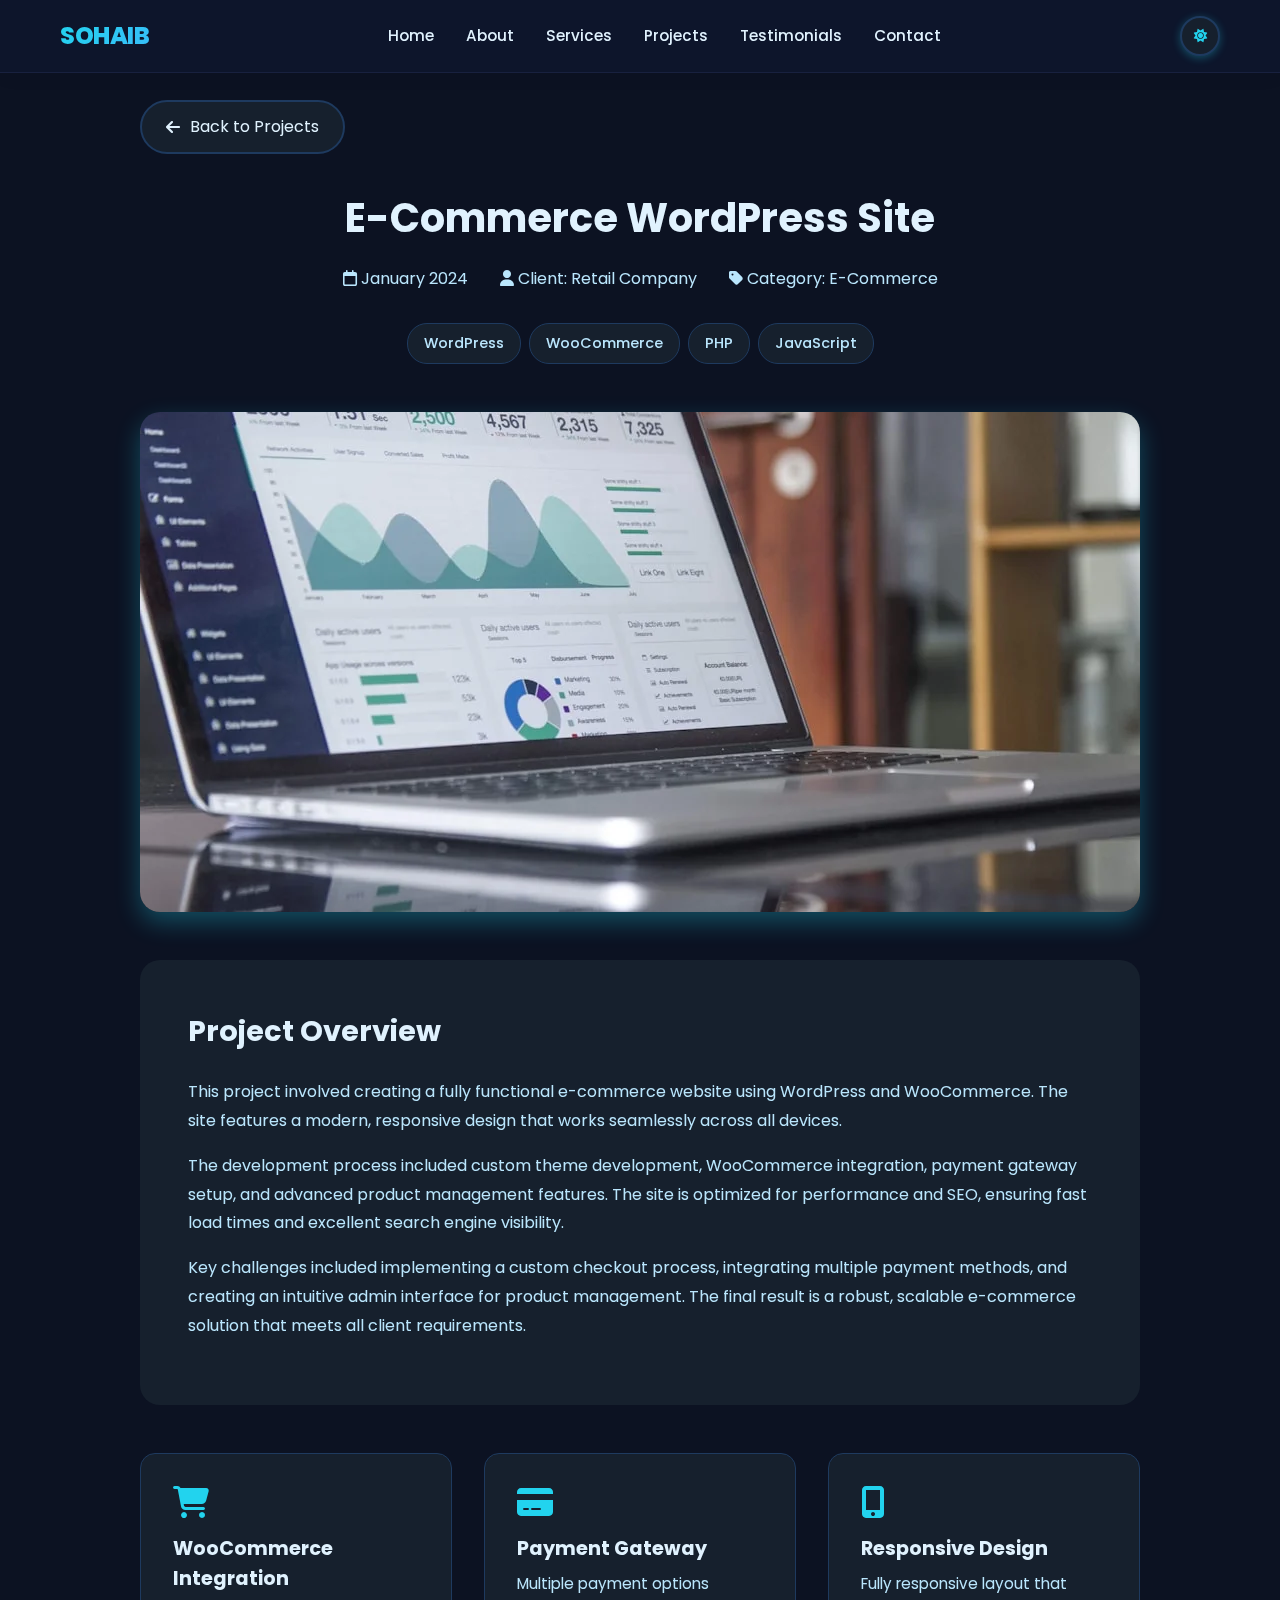
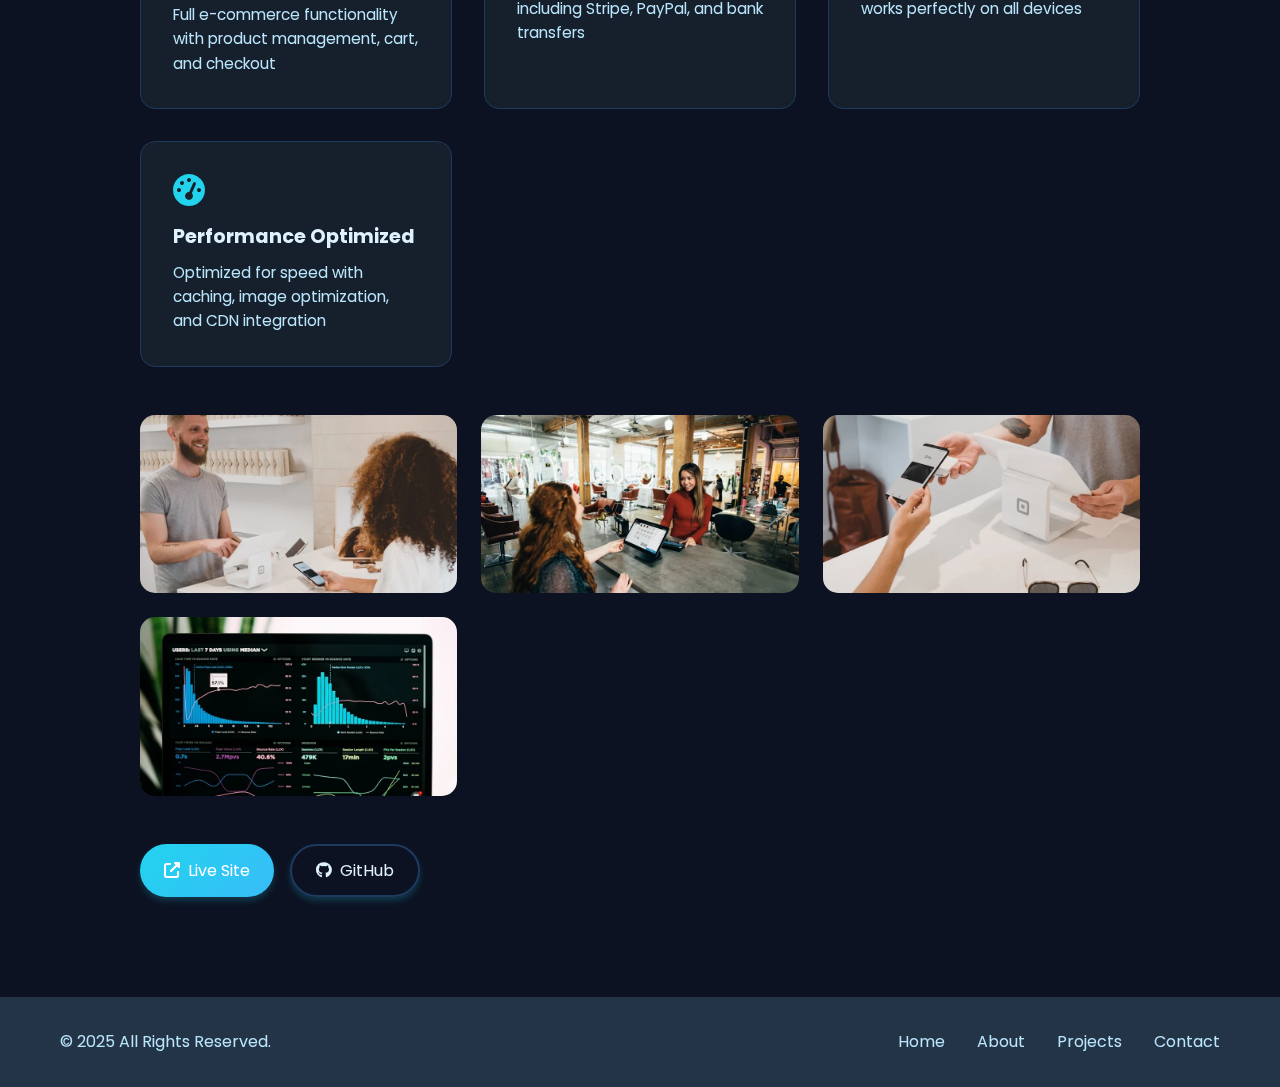
<file: project-detail.html>
<!DOCTYPE html>
<html lang="en">
<head>
    <meta charset="UTF-8">
    <meta name="viewport" content="width=device-width, initial-scale=1.0">
    <meta name="description" content="View detailed information about SOHAIB's WordPress development projects including e-commerce sites, custom themes, plugins, and web solutions.">
    <title>Project Details - SOHAIB</title>
    <link rel="icon" type="image/svg+xml" href="favicon.svg">
    <link rel="preconnect" href="https://fonts.googleapis.com">
    <link rel="preconnect" href="https://fonts.gstatic.com" crossorigin>
    <link rel="preload" href="css/styles.css" as="style">
    <link rel="stylesheet" href="css/styles.css">
    <!-- Preconnect to Font Awesome CDN for faster loading -->
    <link rel="preconnect" href="https://cdnjs.cloudflare.com" crossorigin>
    <link rel="dns-prefetch" href="https://cdnjs.cloudflare.com">
    
    <!-- Load Font Awesome CSS - Direct load for reliability -->
    <link rel="stylesheet" href="https://cdnjs.cloudflare.com/ajax/libs/font-awesome/6.4.0/css/all.min.css" crossorigin="anonymous">
    <link href="https://fonts.googleapis.com/css2?family=Poppins:wght@300;400;500;600;700;800&display=swap" rel="stylesheet">
    <style>
        .project-detail {
            padding-top: 100px;
            min-height: 100vh;
        }
        .project-detail-header {
            text-align: center;
            margin-bottom: 3rem;
        }
        .project-detail-header h1 {
            font-size: 2.5rem;
            margin-bottom: 1rem;
            color: var(--text-primary);
        }
        .project-detail-header .project-meta {
            display: flex;
            justify-content: center;
            gap: 2rem;
            flex-wrap: wrap;
            color: var(--text-secondary);
            margin-bottom: 2rem;
        }
        .project-detail-header .project-tags {
            display: flex;
            justify-content: center;
            gap: 0.5rem;
            flex-wrap: wrap;
        }
        .project-detail-header .project-tags span {
            padding: 8px 16px;
            background: var(--bg-secondary);
            border-radius: 20px;
            font-size: 0.9rem;
            color: var(--text-secondary);
        }
        .project-detail-content {
            max-width: 1000px;
            margin: 0 auto;
        }
        .project-hero-image {
            width: 100%;
            height: 500px;
            object-fit: cover;
            border-radius: 20px;
            margin-bottom: 3rem;
            box-shadow: var(--shadow-lg);
        }
        .project-description {
            background: var(--bg-secondary);
            padding: 3rem;
            border-radius: 20px;
            margin-bottom: 3rem;
        }
        .project-description h2 {
            font-size: 1.8rem;
            margin-bottom: 1.5rem;
            color: var(--text-primary);
        }
        .project-description p {
            color: var(--text-secondary);
            line-height: 1.8;
            margin-bottom: 1rem;
        }
        .project-features {
            display: grid;
            grid-template-columns: repeat(auto-fit, minmax(250px, 1fr));
            gap: 2rem;
            margin-bottom: 3rem;
        }
        .feature-card {
            background: var(--bg-secondary);
            padding: 2rem;
            border-radius: 15px;
            border: 1px solid var(--border-color);
        }
        .feature-card i {
            font-size: 2rem;
            color: var(--accent-primary);
            margin-bottom: 1rem;
        }
        .feature-card h3 {
            font-size: 1.2rem;
            margin-bottom: 0.5rem;
            color: var(--text-primary);
        }
        .feature-card p {
            color: var(--text-secondary);
            font-size: 0.95rem;
        }
        .project-gallery {
            display: grid;
            grid-template-columns: repeat(auto-fit, minmax(300px, 1fr));
            gap: 1.5rem;
            margin-bottom: 3rem;
        }
        .gallery-item {
            position: relative;
            overflow: hidden;
            border-radius: 15px;
            aspect-ratio: 16/9;
            cursor: pointer;
        }
        .gallery-item img {
            width: 100%;
            height: 100%;
            object-fit: cover;
            transition: transform 0.3s ease;
        }
        .gallery-item:hover img {
            transform: scale(1.1);
        }
        .back-button {
            display: inline-flex;
            align-items: center;
            gap: 10px;
            padding: 12px 24px;
            background: var(--bg-secondary);
            color: var(--text-primary);
            text-decoration: none;
            border-radius: 50px;
            margin-bottom: 2rem;
            transition: all 0.3s ease;
            border: 2px solid var(--border-color);
        }
        .back-button:hover {
            background: var(--accent-primary);
            color: white;
            border-color: var(--accent-primary);
        }
        .project-links {
            display: flex;
            gap: 1rem;
            margin-top: 2rem;
            flex-wrap: wrap;
        }
        .project-link-btn {
            padding: 12px 24px;
            background: linear-gradient(135deg, var(--accent-primary), var(--accent-secondary));
            color: white;
            text-decoration: none;
            border-radius: 50px;
            display: inline-flex;
            align-items: center;
            gap: 8px;
            transition: all 0.3s ease;
            box-shadow: var(--shadow-md);
        }
        .project-link-btn:hover {
            transform: translateY(-2px);
            box-shadow: var(--shadow-lg);
        }
        .project-link-btn.secondary {
            background: transparent;
            border: 2px solid var(--border-color);
            color: var(--text-primary);
        }
        .project-link-btn.secondary:hover {
            background: var(--bg-secondary);
            border-color: var(--accent-primary);
        }
    </style>
</head>
<body>
    <!-- Navigation -->
    <nav class="navbar">
        <div class="container">
            <div class="nav-wrapper">
                <div class="logo">
                    <a href="index.html">SOHAIB</a>
                </div>
                <div class="nav-menu" id="navMenu">
                    <a href="index.html#home" class="nav-link">Home</a>
                    <a href="index.html#about" class="nav-link">About</a>
                    <a href="index.html#services" class="nav-link">Services</a>
                    <a href="index.html#projects" class="nav-link">Projects</a>
                    <a href="index.html#testimonials" class="nav-link">Testimonials</a>
                    <a href="index.html#contact" class="nav-link">Contact</a>
                </div>
                <div class="nav-actions">
                    <button class="theme-toggle" id="themeToggle">
                        <i class="fas fa-moon" id="themeIcon"></i>
                    </button>
                    <button class="menu-toggle" id="menuToggle" aria-label="Toggle navigation menu">
                        <span></span>
                        <span></span>
                        <span></span>
                    </button>
                </div>
            </div>
        </div>
    </nav>

    <!-- Project Detail Section -->
    <section class="project-detail">
        <div class="container">
            <div class="project-detail-content">
                <a href="index.html#projects" class="back-button">
                    <i class="fas fa-arrow-left"></i> Back to Projects
                </a>

                <div class="project-detail-header" id="projectHeader">
                    <h1 id="projectTitle">Loading...</h1>
                    <div class="project-meta">
                        <span><i class="far fa-calendar"></i> <span id="projectDate">2024</span></span>
                        <span><i class="fas fa-user"></i> Client: <span id="projectClient">Client Name</span></span>
                        <span><i class="fas fa-tag"></i> Category: <span id="projectCategory">Web Development</span></span>
                    </div>
                    <div class="project-tags" id="projectTags"></div>
                </div>

                <img src="" alt="Project Image" class="project-hero-image" id="projectHeroImage">

                <div class="project-description">
                    <h2>Project Overview</h2>
                    <div id="projectDescription"></div>
                </div>

                <div class="project-features" id="projectFeatures"></div>

                <div class="project-gallery" id="projectGallery"></div>

                <div class="project-links" id="projectLinks"></div>
            </div>
        </div>
    </section>

    <!-- Footer -->
    <footer class="footer">
        <div class="container">
            <div class="footer-content">
                <p>&copy; 2025 All Rights Reserved.</p>
                <div class="footer-links">
                    <a href="index.html#home">Home</a>
                    <a href="index.html#about">About</a>
                    <a href="index.html#projects">Projects</a>
                    <a href="index.html#contact">Contact</a>
                </div>
            </div>
        </div>
    </footer>

    <!-- Scripts -->
    <script src="https://code.jquery.com/jquery-3.7.1.min.js"></script>
    <script src="js/script.js"></script>
    <script>
        // Project data
        const projects = {
            1: {
                title: "E-Commerce WordPress Site",
                date: "January 2024",
                client: "Retail Company",
                category: "E-Commerce",
                tags: ["WordPress", "WooCommerce", "PHP", "JavaScript"],
                heroImage: "images/project-detail-1.webp",
                description: `
                    <p>This project involved creating a fully functional e-commerce website using WordPress and WooCommerce. The site features a modern, responsive design that works seamlessly across all devices.</p>
                    <p>The development process included custom theme development, WooCommerce integration, payment gateway setup, and advanced product management features. The site is optimized for performance and SEO, ensuring fast load times and excellent search engine visibility.</p>
                    <p>Key challenges included implementing a custom checkout process, integrating multiple payment methods, and creating an intuitive admin interface for product management. The final result is a robust, scalable e-commerce solution that meets all client requirements.</p>
                `,
                features: [
                    {
                        icon: "fas fa-shopping-cart",
                        title: "WooCommerce Integration",
                        description: "Full e-commerce functionality with product management, cart, and checkout"
                    },
                    {
                        icon: "fas fa-credit-card",
                        title: "Payment Gateway",
                        description: "Multiple payment options including Stripe, PayPal, and bank transfers"
                    },
                    {
                        icon: "fas fa-mobile-alt",
                        title: "Responsive Design",
                        description: "Fully responsive layout that works perfectly on all devices"
                    },
                    {
                        icon: "fas fa-tachometer-alt",
                        title: "Performance Optimized",
                        description: "Optimized for speed with caching, image optimization, and CDN integration"
                    }
                ],
                gallery: [
                    "images/gallery-1-1.webp",
                    "images/gallery-1-2.webp",
                    "images/gallery-1-3.webp",
                    "images/gallery-1-4.webp"
                ],
                links: [
                    { text: "Live Site", url: "#", icon: "fas fa-external-link-alt" },
                    { text: "GitHub", url: "#", icon: "fab fa-github", secondary: true }
                ]
            },
            2: {
                title: "Custom Blog Theme",
                date: "March 2024",
                client: "Content Creator",
                category: "Blog",
                tags: ["WordPress", "CSS3", "JavaScript", "Custom Theme"],
                heroImage: "images/project-detail-2.webp",
                description: `
                    <p>A custom WordPress theme designed specifically for bloggers and content creators. The theme features a clean, modern design that puts content first while maintaining excellent readability and user experience.</p>
                    <p>The theme includes custom post types for different content formats, advanced widget areas, and a flexible layout system. It's built with performance in mind, using modern CSS and JavaScript techniques to ensure fast load times.</p>
                    <p>Special attention was given to typography, spacing, and color schemes to create an aesthetically pleasing reading experience. The theme is fully customizable through the WordPress customizer, allowing users to personalize their site without touching code.</p>
                `,
                features: [
                    {
                        icon: "fas fa-pen-fancy",
                        title: "Custom Post Types",
                        description: "Support for articles, reviews, tutorials, and more"
                    },
                    {
                        icon: "fas fa-palette",
                        title: "Customizable Design",
                        description: "Easy customization through WordPress customizer"
                    },
                    {
                        icon: "fas fa-search",
                        title: "SEO Optimized",
                        description: "Built-in SEO features and schema markup"
                    },
                    {
                        icon: "fas fa-comments",
                        title: "Social Integration",
                        description: "Social sharing buttons and comment system"
                    }
                ],
                gallery: [
                    "images/gallery-2-1.webp",
                    "images/gallery-2-2.webp",
                    "images/gallery-2-3.webp"
                ],
                links: [
                    { text: "Live Site", url: "#", icon: "fas fa-external-link-alt" },
                    { text: "GitHub", url: "#", icon: "fab fa-github", secondary: true }
                ]
            },
            3: {
                title: "WooCommerce Plugin",
                date: "May 2024",
                client: "E-Commerce Business",
                category: "Plugin Development",
                tags: ["WordPress", "PHP", "WooCommerce", "Plugin"],
                heroImage: "images/project-detail-3.webp",
                description: `
                    <p>A custom WooCommerce plugin that extends the functionality of online stores with advanced product management and checkout features. The plugin provides store owners with powerful tools to manage their inventory and improve the shopping experience.</p>
                    <p>The plugin includes features like bulk product operations, custom checkout fields, order management enhancements, and reporting tools. It's built following WordPress coding standards and best practices for security and performance.</p>
                    <p>One of the key features is a custom product recommendation engine that suggests related products based on customer behavior. The plugin also includes advanced discount management and loyalty program integration.</p>
                `,
                features: [
                    {
                        icon: "fas fa-boxes",
                        title: "Bulk Operations",
                        description: "Manage multiple products at once with bulk actions"
                    },
                    {
                        icon: "fas fa-file-invoice",
                        title: "Custom Checkout",
                        description: "Additional checkout fields and validation"
                    },
                    {
                        icon: "fas fa-chart-line",
                        title: "Advanced Reporting",
                        description: "Detailed sales and product performance reports"
                    },
                    {
                        icon: "fas fa-gift",
                        title: "Loyalty Program",
                        description: "Built-in loyalty points and rewards system"
                    }
                ],
                gallery: [
                    "images/gallery-3-1.webp",
                    "images/gallery-3-2.webp",
                    "images/gallery-3-3.webp"
                ],
                links: [
                    { text: "Download", url: "#", icon: "fas fa-download" },
                    { text: "Documentation", url: "#", icon: "fas fa-book", secondary: true }
                ]
            },
            4: {
                title: "Corporate Website",
                date: "July 2024",
                client: "Business Corporation",
                category: "Corporate",
                tags: ["WordPress", "Elementor", "SEO", "Business"],
                heroImage: "images/project-detail-4.webp",
                description: `
                    <p>A professional corporate website built with WordPress and Elementor page builder. The site serves as the digital face of a large corporation, featuring company information, services, team members, and contact details.</p>
                    <p>The design emphasizes professionalism and trust, with a clean layout and strategic use of white space. The site includes multiple custom sections, interactive elements, and a comprehensive contact system.</p>
                    <p>Special focus was placed on SEO optimization, ensuring the site ranks well in search engines. The site also includes multilingual support and is fully accessible according to WCAG guidelines.</p>
                `,
                features: [
                    {
                        icon: "fas fa-building",
                        title: "Professional Design",
                        description: "Clean, modern design that reflects company values"
                    },
                    {
                        icon: "fas fa-globe",
                        title: "Multilingual",
                        description: "Support for multiple languages and regions"
                    },
                    {
                        icon: "fas fa-universal-access",
                        title: "Accessible",
                        description: "WCAG compliant for accessibility standards"
                    },
                    {
                        icon: "fas fa-bullhorn",
                        title: "SEO Optimized",
                        description: "Advanced SEO features and optimization"
                    }
                ],
                gallery: [
                    "images/gallery-4-1.webp",
                    "images/gallery-4-2.webp",
                    "images/gallery-4-3.webp",
                    "images/gallery-4-4.webp"
                ],
                links: [
                    { text: "Live Site", url: "#", icon: "fas fa-external-link-alt" }
                ]
            },
            5: {
                title: "Responsive Portfolio Theme",
                date: "September 2024",
                client: "Creative Agency",
                category: "Portfolio",
                tags: ["WordPress", "Responsive", "CSS3", "Portfolio"],
                heroImage: "images/project-detail-5.webp",
                description: `
                    <p>A mobile-first WordPress theme designed specifically for creative professionals to showcase their work. The theme features a stunning portfolio grid layout, smooth animations, and excellent performance.</p>
                    <p>The theme is built with a focus on visual impact, allowing creatives to present their work in the best possible way. It includes multiple portfolio layouts, filtering options, and lightbox galleries.</p>
                    <p>Responsive design was a top priority, ensuring the portfolio looks perfect on all devices from mobile phones to large desktop screens. The theme also includes blog functionality for sharing updates and insights.</p>
                `,
                features: [
                    {
                        icon: "fas fa-th",
                        title: "Portfolio Grid",
                        description: "Multiple layout options for showcasing work"
                    },
                    {
                        icon: "fas fa-filter",
                        title: "Filtering System",
                        description: "Filter portfolio items by category or tag"
                    },
                    {
                        icon: "fas fa-expand",
                        title: "Lightbox Gallery",
                        description: "Beautiful lightbox for viewing portfolio images"
                    },
                    {
                        icon: "fas fa-blog",
                        title: "Blog Integration",
                        description: "Built-in blog for sharing updates and articles"
                    }
                ],
                gallery: [
                    "images/gallery-5-1.webp",
                    "images/gallery-5-2.webp",
                    "images/gallery-5-3.webp"
                ],
                links: [
                    { text: "Live Demo", url: "#", icon: "fas fa-external-link-alt" },
                    { text: "Purchase", url: "#", icon: "fas fa-shopping-cart", secondary: true }
                ]
            },
            6: {
                title: "Custom WordPress Plugin",
                date: "November 2024",
                client: "Web Agency",
                category: "Plugin Development",
                tags: ["WordPress", "PHP", "API", "Custom Plugin"],
                heroImage: "images/project-detail-6.webp",
                description: `
                    <p>An advanced WordPress plugin for content management and user interactions. The plugin provides powerful tools for managing content, user interactions, and site functionality.</p>
                    <p>The plugin includes REST API integration, custom database tables, admin interfaces, and frontend components. It's designed to be extensible and follows WordPress coding standards.</p>
                    <p>Key features include user activity tracking, content analytics, custom post type management, and advanced search functionality. The plugin is fully documented and includes hooks for developers to extend functionality.</p>
                `,
                features: [
                    {
                        icon: "fas fa-plug",
                        title: "REST API",
                        description: "Full REST API for external integrations"
                    },
                    {
                        icon: "fas fa-database",
                        title: "Custom Tables",
                        description: "Efficient data storage with custom database tables"
                    },
                    {
                        icon: "fas fa-cog",
                        title: "Admin Interface",
                        description: "Comprehensive admin panel for configuration"
                    },
                    {
                        icon: "fas fa-code",
                        title: "Developer Friendly",
                        description: "Extensible with hooks and filters"
                    }
                ],
                gallery: [
                    "images/gallery-6-1.webp",
                    "images/gallery-6-2.webp",
                    "images/gallery-6-3.webp"
                ],
                links: [
                    { text: "GitHub", url: "#", icon: "fab fa-github" },
                    { text: "Documentation", url: "#", icon: "fas fa-book", secondary: true }
                ]
            }
        };

        // Get project ID from URL
        const urlParams = new URLSearchParams(window.location.search);
        const projectId = urlParams.get('id') || '1';
        const project = projects[projectId];

        if (project) {
            // Populate project data
            $('#projectTitle').text(project.title);
            $('#projectDate').text(project.date);
            $('#projectClient').text(project.client);
            $('#projectCategory').text(project.category);
            $('#projectHeroImage').attr('src', project.heroImage).attr('alt', project.title);
            $('#projectDescription').html(project.description);

            // Populate tags
            const tagsHtml = project.tags.map(tag => `<span>${tag}</span>`).join('');
            $('#projectTags').html(tagsHtml);

            // Populate features
            const featuresHtml = project.features.map(feature => `
                <div class="feature-card">
                    <i class="${feature.icon}"></i>
                    <h3>${feature.title}</h3>
                    <p>${feature.description}</p>
                </div>
            `).join('');
            $('#projectFeatures').html(featuresHtml);

            // Populate gallery
            const galleryHtml = project.gallery.map(image => `
                <div class="gallery-item">
                    <img src="${image}" alt="Project Screenshot">
                </div>
            `).join('');
            $('#projectGallery').html(galleryHtml);

            // Populate links
            const linksHtml = project.links.map(link => `
                <a href="${link.url}" class="project-link-btn ${link.secondary ? 'secondary' : ''}" target="_blank">
                    <i class="${link.icon}"></i> ${link.text}
                </a>
            `).join('');
            $('#projectLinks').html(linksHtml);

            // Update page title
            document.title = `${project.title} - SOHAIB`;
        } else {
            // Project not found
            $('#projectTitle').text('Project Not Found');
            $('#projectDescription').html('<p>The requested project could not be found.</p>');
        }

        // Gallery lightbox functionality
        $(document).on('click', '.gallery-item', function() {
            const imgSrc = $(this).find('img').attr('src');
            const lightbox = $(`
                <div class="lightbox" style="position: fixed; top: 0; left: 0; width: 100%; height: 100%; background: rgba(0,0,0,0.9); z-index: 10000; display: flex; align-items: center; justify-content: center; cursor: pointer;">
                    <img src="${imgSrc}" style="max-width: 90%; max-height: 90%; border-radius: 10px;">
                    <button style="position: absolute; top: 20px; right: 20px; background: white; border: none; width: 40px; height: 40px; border-radius: 50%; cursor: pointer; font-size: 1.5rem;">&times;</button>
                </div>
            `);
            $('body').append(lightbox);
            lightbox.on('click', function() {
                lightbox.remove();
            });
        });
    </script>
</body>
</html>
</file>
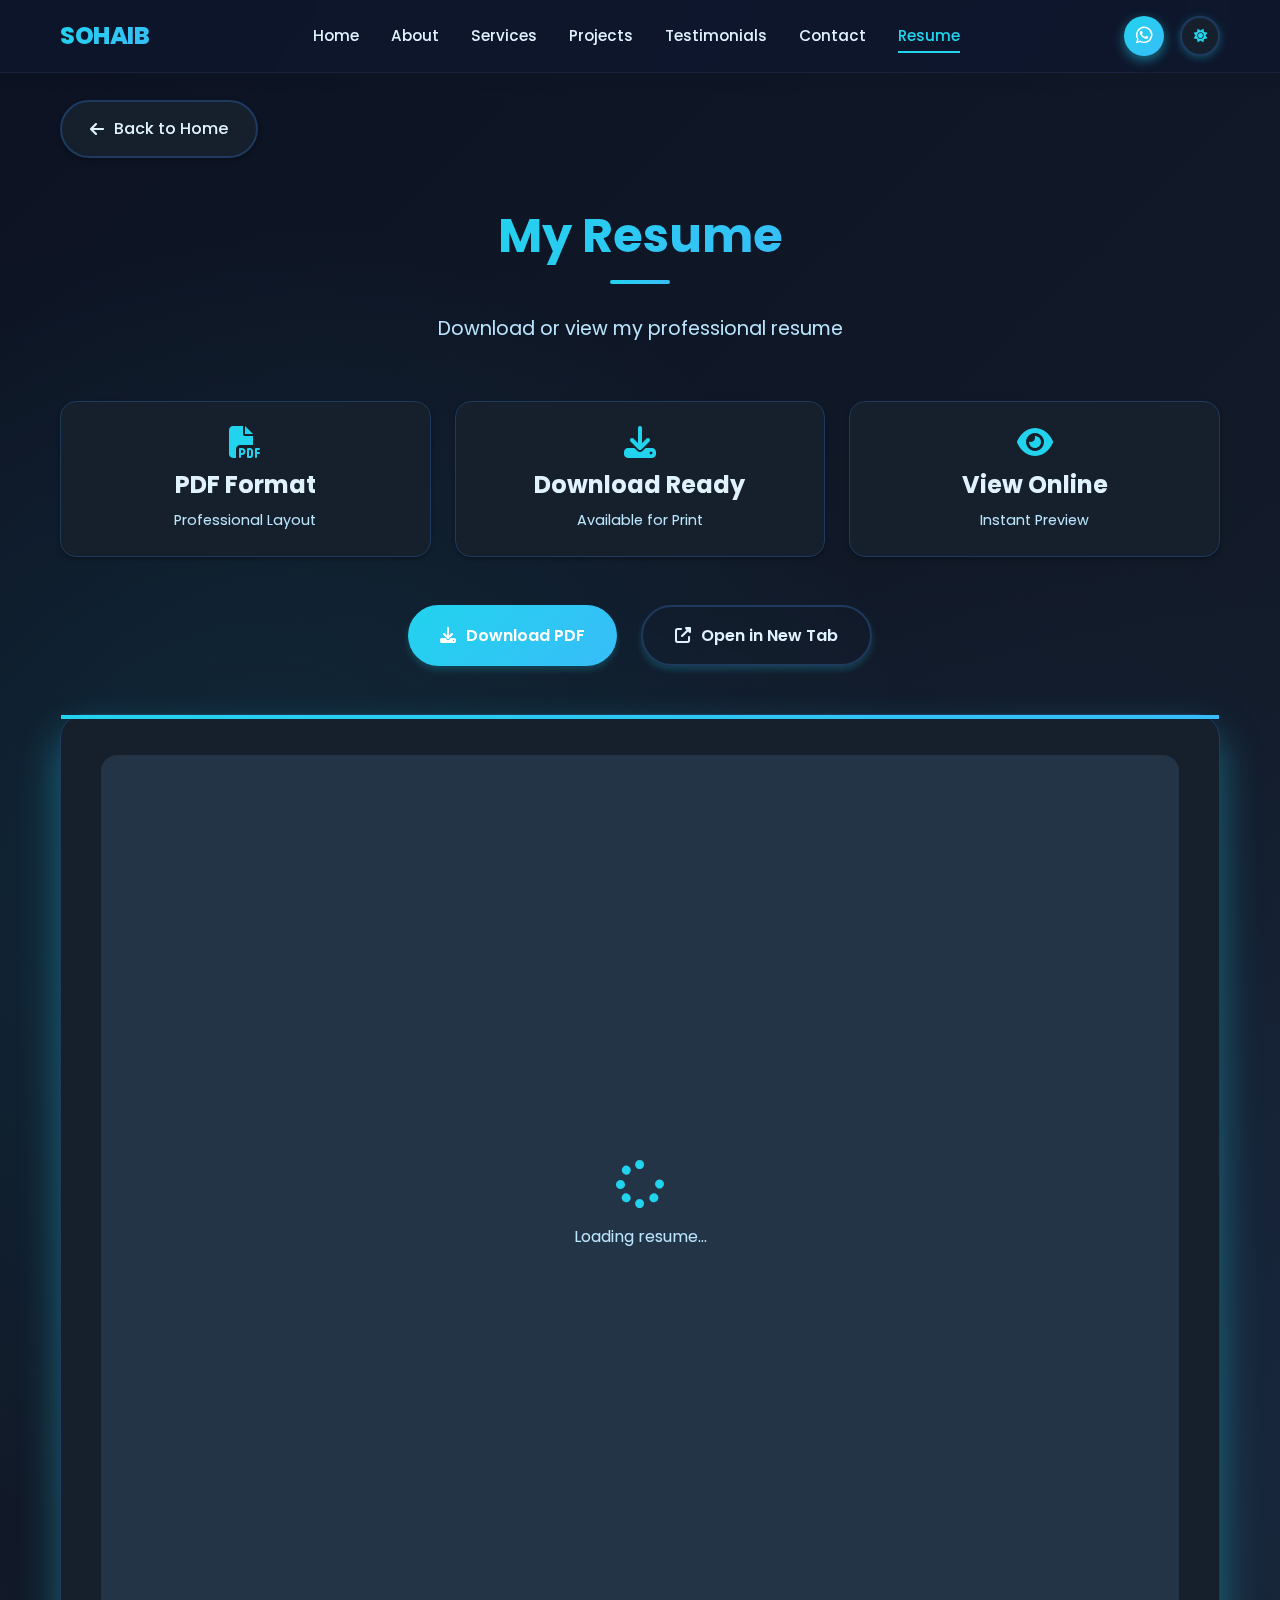
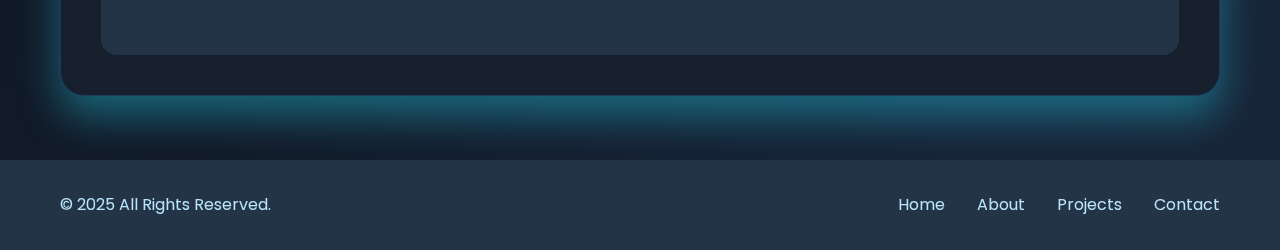
<file: resume.html>
<!DOCTYPE html>
<html lang="en">
<head>
    <meta charset="UTF-8">
    <meta name="viewport" content="width=device-width, initial-scale=1.0">
    <meta name="description" content="Download SOHAIB's professional resume - WordPress Developer with 4+ years of experience in custom theme development, WooCommerce, and web solutions.">
    <title>Resume - SOHAIB</title>
    <link rel="icon" type="image/svg+xml" href="favicon.svg">
    <link rel="preconnect" href="https://fonts.googleapis.com">
    <link rel="preconnect" href="https://fonts.gstatic.com" crossorigin>
    <link rel="preload" href="css/styles.css" as="style">
    <link rel="stylesheet" href="css/styles.css">
    <!-- Preconnect to Font Awesome CDN for faster loading -->
    <link rel="preconnect" href="https://cdnjs.cloudflare.com" crossorigin>
    <link rel="dns-prefetch" href="https://cdnjs.cloudflare.com">
    
    <!-- Load Font Awesome CSS - Direct load for reliability -->
    <link rel="stylesheet" href="https://cdnjs.cloudflare.com/ajax/libs/font-awesome/6.4.0/css/all.min.css" crossorigin="anonymous">
    <link href="https://fonts.googleapis.com/css2?family=Poppins:wght@300;400;500;600;700;800&display=swap" rel="stylesheet">
    <style>
        .resume-page {
            padding-top: 100px;
            min-height: 100vh;
            padding-bottom: 4rem;
            background: linear-gradient(135deg, var(--bg-primary) 0%, var(--bg-secondary) 100%);
            position: relative;
            overflow: visible;
        }
        
        .resume-page::before {
            content: '';
            position: absolute;
            top: 0;
            left: 0;
            width: 100%;
            height: 100%;
            background: radial-gradient(circle at 20% 50%, rgba(34, 211, 238, 0.1) 0%, transparent 50%),
                        radial-gradient(circle at 80% 80%, rgba(59, 130, 246, 0.1) 0%, transparent 50%);
            pointer-events: none;
            z-index: 0;
        }
        
        .resume-container {
            max-width: 1200px;
            margin: 0 auto;
            position: relative;
            z-index: 1;
        }
        
        .back-button {
            display: inline-flex;
            align-items: center;
            gap: 10px;
            padding: 14px 28px;
            background: var(--bg-secondary);
            color: var(--text-primary);
            text-decoration: none;
            border-radius: 50px;
            margin-bottom: 2.5rem;
            transition: all 0.3s ease;
            border: 2px solid var(--border-color);
            font-weight: 500;
            box-shadow: var(--shadow-sm);
            backdrop-filter: blur(10px);
        }
        
        .back-button:hover {
            background: linear-gradient(135deg, var(--accent-primary), var(--accent-secondary));
            color: white;
            border-color: transparent;
            transform: translateX(-5px);
            box-shadow: var(--shadow-md);
        }
        
        .back-button i {
            transition: transform 0.3s ease;
        }
        
        .back-button:hover i {
            transform: translateX(-3px);
        }
        
        .resume-header {
            text-align: center;
            margin-bottom: 3.5rem;
            animation: fadeInUp 0.6s ease-out;
        }
        
        .resume-header h1 {
            font-size: 3rem;
            margin-bottom: 1rem;
            color: var(--text-primary);
            font-weight: 700;
            background: linear-gradient(135deg, var(--accent-primary), var(--accent-secondary));
            -webkit-background-clip: text;
            -webkit-text-fill-color: transparent;
            background-clip: text;
            position: relative;
            display: inline-block;
        }
        
        .resume-header h1::after {
            content: '';
            position: absolute;
            bottom: -10px;
            left: 50%;
            transform: translateX(-50%);
            width: 60px;
            height: 4px;
            background: linear-gradient(135deg, var(--accent-primary), var(--accent-secondary));
            border-radius: 2px;
        }
        
        .resume-header p {
            color: var(--text-secondary);
            font-size: 1.2rem;
            margin-top: 1.5rem;
            font-weight: 400;
        }
        
        .resume-actions {
            display: flex;
            justify-content: center;
            gap: 1.5rem;
            margin-bottom: 3rem;
            flex-wrap: wrap;
            animation: fadeInUp 0.8s ease-out;
        }
        
        .resume-btn {
            padding: 16px 32px;
            background: linear-gradient(135deg, var(--accent-primary), var(--accent-secondary));
            color: white;
            text-decoration: none;
            border-radius: 50px;
            display: inline-flex;
            align-items: center;
            gap: 10px;
            transition: all 0.3s ease;
            box-shadow: var(--shadow-md);
            border: none;
            cursor: pointer;
            font-size: 1rem;
            font-family: inherit;
            font-weight: 600;
            position: relative;
            overflow: hidden;
        }
        
        .resume-btn::before {
            content: '';
            position: absolute;
            top: 50%;
            left: 50%;
            width: 0;
            height: 0;
            border-radius: 50%;
            background: rgba(255, 255, 255, 0.2);
            transform: translate(-50%, -50%);
            transition: width 0.6s, height 0.6s;
        }
        
        .resume-btn:hover::before {
            width: 300px;
            height: 300px;
        }
        
        .resume-btn:hover {
            transform: translateY(-3px);
            box-shadow: var(--shadow-lg);
        }
        
        .resume-btn i {
            position: relative;
            z-index: 1;
            transition: transform 0.3s ease;
        }
        
        .resume-btn:hover i {
            transform: scale(1.2);
        }
        
        .resume-btn span {
            position: relative;
            z-index: 1;
        }
        
        .resume-btn.secondary {
            background: transparent;
            border: 2px solid var(--border-color);
            color: var(--text-primary);
            backdrop-filter: blur(10px);
        }
        
        .resume-btn.secondary::before {
            background: rgba(34, 211, 238, 0.1);
        }
        
        .resume-btn.secondary:hover {
            background: var(--bg-secondary);
            border-color: var(--accent-primary);
            color: var(--accent-primary);
        }
        
        .resume-viewer {
            background: var(--bg-secondary);
            border-radius: 24px;
            padding: 2.5rem;
            box-shadow: var(--shadow-xl);
            border: 1px solid var(--border-color);
            position: relative;
            overflow: visible;
            animation: fadeInUp 1s ease-out;
            backdrop-filter: blur(10px);
        }
        
        .resume-viewer::before {
            content: '';
            position: absolute;
            top: 0;
            left: 0;
            right: 0;
            height: 4px;
            background: linear-gradient(90deg, var(--accent-primary), var(--accent-secondary), var(--accent-primary));
            background-size: 200% 100%;
            animation: shimmer 3s linear infinite;
        }
        
        .resume-viewer iframe,
        .resume-viewer embed {
            width: 100%;
            min-height: 900px;
            height: auto;
            border: none;
            border-radius: 16px;
            box-shadow: var(--shadow-lg);
            background: white;
            transition: all 0.3s ease;
        }
        
        .resume-viewer iframe:hover {
            box-shadow: var(--shadow-xl);
        }
        
        .pdf-loading {
            display: flex;
            flex-direction: column;
            align-items: center;
            justify-content: center;
            height: 900px;
            background: var(--bg-tertiary);
            border-radius: 16px;
            color: var(--text-secondary);
        }
        
        .pdf-loading i {
            font-size: 3rem;
            margin-bottom: 1rem;
            color: var(--accent-primary);
            animation: spin 1s linear infinite;
        }
        
        @keyframes fadeInUp {
            from {
                opacity: 0;
                transform: translateY(30px);
            }
            to {
                opacity: 1;
                transform: translateY(0);
            }
        }
        
        @keyframes shimmer {
            0% {
                background-position: -200% 0;
            }
            100% {
                background-position: 200% 0;
            }
        }
        
        @keyframes spin {
            from {
                transform: rotate(0deg);
            }
            to {
                transform: rotate(360deg);
            }
        }
        
        .resume-stats {
            display: grid;
            grid-template-columns: repeat(auto-fit, minmax(200px, 1fr));
            gap: 1.5rem;
            margin-bottom: 3rem;
            animation: fadeInUp 0.9s ease-out;
        }
        
        .resume-stat-card {
            background: var(--bg-secondary);
            padding: 1.5rem;
            border-radius: 16px;
            text-align: center;
            border: 1px solid var(--border-color);
            transition: all 0.3s ease;
            box-shadow: var(--shadow-sm);
            cursor: pointer;
            position: relative;
            overflow: hidden;
        }
        
        .resume-stat-card::before {
            content: '';
            position: absolute;
            top: 0;
            left: -100%;
            width: 100%;
            height: 100%;
            background: linear-gradient(90deg, transparent, rgba(34, 211, 238, 0.1), transparent);
            transition: left 0.5s ease;
        }
        
        .resume-stat-card:hover::before {
            left: 100%;
        }
        
        .resume-stat-card:hover {
            transform: translateY(-5px);
            box-shadow: var(--shadow-md);
            border-color: var(--accent-primary);
            background: var(--bg-tertiary);
        }
        
        .resume-stat-card:active {
            transform: translateY(-2px);
        }
        
        .resume-stat-card i {
            font-size: 2rem;
            color: var(--accent-primary);
            margin-bottom: 0.5rem;
        }
        
        .resume-stat-card h3 {
            font-size: 1.5rem;
            color: var(--text-primary);
            margin-bottom: 0.25rem;
            font-weight: 700;
        }
        
        .resume-stat-card p {
            color: var(--text-secondary);
            font-size: 0.9rem;
        }
        
        @media (max-width: 768px) {
            .resume-viewer {
                padding: 1.5rem;
            }
            
            .resume-viewer iframe,
            .resume-viewer embed {
                min-height: 600px;
                height: auto;
            }
            
            .resume-header h1 {
                font-size: 2rem;
            }
            
            .resume-header p {
                font-size: 1rem;
            }
            
            .resume-actions {
                flex-direction: column;
                align-items: stretch;
            }
            
            .resume-btn {
                width: 100%;
                justify-content: center;
            }
            
            .resume-stats {
                grid-template-columns: 1fr;
            }
        }
    </style>
</head>
<body>
    <!-- Navigation -->
    <nav class="navbar">
        <div class="container">
            <div class="nav-wrapper">
                <div class="logo">
                    <a href="index.html">SOHAIB</a>
                </div>
                <div class="nav-menu" id="navMenu">
                    <a href="index.html#home" class="nav-link">Home</a>
                    <a href="index.html#about" class="nav-link">About</a>
                    <a href="index.html#services" class="nav-link">Services</a>
                    <a href="index.html#projects" class="nav-link">Projects</a>
                    <a href="index.html#testimonials" class="nav-link">Testimonials</a>
                    <a href="index.html#contact" class="nav-link">Contact</a>
                    <a href="resume.html" class="nav-link active">Resume</a>
                </div>
                <div class="nav-actions">
                    <a href="https://wa.me/923105204482" target="_blank" class="whatsapp-btn" title="Contact on WhatsApp">
                        <i class="fab fa-whatsapp"></i>
                    </a>
                    <button class="theme-toggle" id="themeToggle">
                        <i class="fas fa-moon" id="themeIcon"></i>
                    </button>
                    <button class="menu-toggle" id="menuToggle" aria-label="Toggle navigation menu">
                        <span></span>
                        <span></span>
                        <span></span>
                    </button>
                </div>
            </div>
        </div>
    </nav>

    <!-- Resume Page Section -->
    <section class="resume-page">
        <div class="container">
            <div class="resume-container">
                <a href="index.html#home" class="back-button">
                    <i class="fas fa-arrow-left"></i> Back to Home
                </a>

                <div class="resume-header">
                    <h1>My Resume</h1>
                    <p>Download or view my professional resume</p>
                </div>

                <div class="resume-stats">
                    <div class="resume-stat-card" id="viewPdfCard" title="Scroll to PDF viewer">
                        <i class="fas fa-file-pdf"></i>
                        <h3>PDF Format</h3>
                        <p>Professional Layout</p>
                    </div>
                    <div class="resume-stat-card" id="downloadPdfCard" title="Download PDF">
                        <i class="fas fa-download"></i>
                        <h3>Download Ready</h3>
                        <p>Available for Print</p>
                    </div>
                    <div class="resume-stat-card" id="openPdfCard" title="Open PDF in new tab">
                        <i class="fas fa-eye"></i>
                        <h3>View Online</h3>
                        <p>Instant Preview</p>
                    </div>
                </div>

                <div class="resume-actions">
                    <a href="resume/resume.pdf" download class="resume-btn">
                        <i class="fas fa-download"></i>
                        <span>Download PDF</span>
                    </a>
                    <a href="resume/resume.pdf" target="_blank" class="resume-btn secondary">
                        <i class="fas fa-external-link-alt"></i>
                        <span>Open in New Tab</span>
                    </a>
                </div>

                <div class="resume-viewer">
                    <div class="pdf-loading" id="pdfLoading">
                        <i class="fas fa-spinner"></i>
                        <p>Loading resume...</p>
                    </div>
                    <iframe id="resumeFrame" src="resume/resume.pdf#toolbar=1&navpanes=1&scrollbar=1" type="application/pdf" style="display: none;">
                        <p>Your browser does not support PDFs. 
                            <a href="resume/resume.pdf" target="_blank">Download the PDF</a> instead.
                        </p>
                    </iframe>
                </div>
            </div>
        </div>
    </section>

    <!-- Footer -->
    <footer class="footer">
        <div class="container">
            <div class="footer-content">
                <p>&copy; 2025 All Rights Reserved.</p>
                <div class="footer-links">
                    <a href="index.html#home">Home</a>
                    <a href="index.html#about">About</a>
                    <a href="index.html#projects">Projects</a>
                    <a href="index.html#contact">Contact</a>
                </div>
            </div>
        </div>
    </footer>

    <!-- Scripts -->
    <script src="https://code.jquery.com/jquery-3.7.1.min.js"></script>
    <script src="js/script.js"></script>
    <script>
        // Handle PDF loading
        $(document).ready(function() {
            const iframe = document.getElementById('resumeFrame');
            const loadingDiv = document.getElementById('pdfLoading');
            
            if (iframe) {
                // Show iframe when loaded
                iframe.onload = function() {
                    setTimeout(function() {
                        if (loadingDiv) {
                            loadingDiv.style.display = 'none';
                        }
                        iframe.style.display = 'block';
                        iframe.style.animation = 'fadeInUp 0.5s ease-out';
                    }, 500);
                };
                
                // Fallback: hide loading after 3 seconds even if iframe doesn't load
                setTimeout(function() {
                    if (loadingDiv && loadingDiv.style.display !== 'none') {
                        loadingDiv.style.display = 'none';
                        iframe.style.display = 'block';
                    }
                }, 3000);
            }
            
            // Stat card click handlers
            $('#viewPdfCard').on('click', function() {
                // Scroll to PDF viewer
                $('html, body').animate({
                    scrollTop: $('.resume-viewer').offset().top - 100
                }, 800);
                
                // Add visual feedback
                $(this).css('transform', 'scale(0.95)');
                setTimeout(() => {
                    $(this).css('transform', '');
                }, 200);
            });
            
            $('#downloadPdfCard').on('click', function() {
                // Trigger download
                const link = document.createElement('a');
                link.href = 'resume/resume.pdf';
                link.download = 'SOHAIB_Resume.pdf';
                document.body.appendChild(link);
                link.click();
                document.body.removeChild(link);
                
                // Add visual feedback
                $(this).css('transform', 'scale(0.95)');
                setTimeout(() => {
                    $(this).css('transform', '');
                }, 200);
            });
            
            $('#openPdfCard').on('click', function() {
                // Open PDF in new tab
                window.open('resume/resume.pdf', '_blank');
                
                // Add visual feedback
                $(this).css('transform', 'scale(0.95)');
                setTimeout(() => {
                    $(this).css('transform', '');
                }, 200);
            });
            
            // Smooth scroll to resume viewer on page load
            setTimeout(function() {
                $('html, body').animate({
                    scrollTop: $('.resume-viewer').offset().top - 100
                }, 800);
            }, 1000);
        });
    </script>
</body>
</html>
</file>
<file: styles.css>
/* ============================================
   CSS Variables for Theme Support
   ============================================ */
:root {
    /* Light Theme Colors - Softer, Less Bright */
    --bg-primary: #f8fafc;
    --bg-secondary: #f1f5f9;
    --bg-tertiary: #e2e8f0;
    --text-primary: #1e293b;
    --text-secondary: #475569;
    --text-tertiary: #64748b;
    --accent-primary: #06b6d4;
    --accent-secondary: #3b82f6;
    --accent-tertiary: #8b5cf6;
    --border-color: #cbd5e1;
    --shadow-sm: 0 2px 4px rgba(0, 0, 0, 0.05);
    --shadow-md: 0 4px 6px rgba(0, 0, 0, 0.08);
    --shadow-lg: 0 10px 25px rgba(0, 0, 0, 0.1);
    --shadow-xl: 0 20px 40px rgba(0, 0, 0, 0.12);
}

[data-theme="dark"] {
    /* Dark Theme Colors - Modern Cyan/Blue Dark */
    --bg-primary: #0c1222;
    --bg-secondary: #16202d;
    --bg-tertiary: #243447;
    --text-primary: #e0f2fe;
    --text-secondary: #bae6fd;
    --text-tertiary: #7dd3fc;
    --accent-primary: #22d3ee;
    --accent-secondary: #38bdf8;
    --accent-tertiary: #60a5fa;
    --border-color: #1e3a5f;
    --shadow-sm: 0 2px 4px rgba(0, 0, 0, 0.3);
    --shadow-md: 0 4px 6px rgba(34, 211, 238, 0.2);
    --shadow-lg: 0 10px 25px rgba(34, 211, 238, 0.3);
    --shadow-xl: 0 20px 40px rgba(34, 211, 238, 0.4);
}

/* ============================================
   Reset & Base Styles
   ============================================ */
* {
    margin: 0;
    padding: 0;
    box-sizing: border-box;
}

html {
    scroll-behavior: smooth;
    /* Optimize scrolling performance on mobile */
    -webkit-overflow-scrolling: touch;
    overscroll-behavior: contain;
    -webkit-tap-highlight-color: transparent;
}

/* Prevent layout shifts */
img {
    max-width: 100%;
    height: auto;
    display: block;
}

/* Optimize all images for smooth rendering */
img[loading="lazy"] {
    content-visibility: auto;
}

/* Smooth page transitions */
* {
    -webkit-font-smoothing: antialiased;
    -moz-osx-font-smoothing: grayscale;
}

/* Prevent jerky animations */
.project-card,
.stat-card,
.service-card,
.pricing-card,
.testimonial-card {
    will-change: transform;
    backface-visibility: hidden;
    transform: translateZ(0);
}

body {
    font-family: 'Poppins', sans-serif;
    background-color: var(--bg-primary);
    color: var(--text-primary);
    line-height: 1.6;
    transition: background-color 0.3s ease, color 0.3s ease;
    overflow-x: hidden;
    -webkit-font-smoothing: antialiased;
    -moz-osx-font-smoothing: grayscale;
    text-rendering: optimizeLegibility;
}

body.preloader-active {
    overflow: hidden;
}

.container {
    max-width: 1200px;
    margin: 0 auto;
    padding: 0 20px;
}

/* ============================================
   Preloader
   ============================================ */
.preloader {
    position: fixed;
    top: 0;
    left: 0;
    width: 100%;
    height: 100%;
    background: var(--bg-primary);
    display: flex;
    justify-content: center;
    align-items: center;
    z-index: 9998;
    transition: opacity 0.5s ease, visibility 0.5s ease;
    will-change: opacity, visibility;
    pointer-events: none;
    overflow: hidden;
}

.preloader.hidden {
    opacity: 0;
    visibility: hidden;
}

.preloader-background {
    position: absolute;
    top: 0;
    left: 0;
    width: 100%;
    height: 100%;
    overflow: hidden;
    z-index: 0;
}

.preloader-shapes {
    position: relative;
    width: 100%;
    height: 100%;
}

.shape {
    position: absolute;
    border-radius: 50%;
    background: linear-gradient(135deg, var(--accent-primary), var(--accent-secondary));
    opacity: 0.1;
    filter: blur(60px);
    animation: float 6s ease-in-out infinite;
}

.shape-1 {
    width: 300px;
    height: 300px;
    top: 10%;
    left: 10%;
    animation-delay: 0s;
}

.shape-2 {
    width: 250px;
    height: 250px;
    bottom: 15%;
    right: 15%;
    animation-delay: 2s;
}

.shape-3 {
    width: 200px;
    height: 200px;
    top: 50%;
    left: 50%;
    transform: translate(-50%, -50%);
    animation-delay: 4s;
}

@keyframes float {
    0%, 100% {
        transform: translate(0, 0) scale(1);
    }
    50% {
        transform: translate(30px, -30px) scale(1.1);
    }
}

.preloader-content {
    text-align: center;
    display: flex;
    flex-direction: column;
    align-items: center;
    gap: 30px;
    position: relative;
    z-index: 1;
}

.preloader-logo {
    position: relative;
    display: inline-block;
}

.logo-text {
    font-size: 3rem;
    font-weight: 800;
    background: linear-gradient(135deg, var(--accent-primary), var(--accent-secondary), var(--accent-tertiary));
    background-size: 200% 200%;
    -webkit-background-clip: text;
    -webkit-text-fill-color: transparent;
    background-clip: text;
    letter-spacing: 4px;
    animation: fadeInScale 0.8s ease, gradientShift 3s ease infinite;
    display: block;
    margin-bottom: 10px;
}

.logo-underline {
    width: 0;
    height: 3px;
    background: linear-gradient(90deg, var(--accent-primary), var(--accent-secondary));
    margin: 0 auto;
    border-radius: 2px;
    animation: underlineExpand 1s ease 0.5s forwards;
}

@keyframes fadeInScale {
    from {
        opacity: 0;
        transform: scale(0.8);
    }
    to {
        opacity: 1;
        transform: scale(1);
    }
}

@keyframes gradientShift {
    0%, 100% {
        background-position: 0% 50%;
    }
    50% {
        background-position: 100% 50%;
    }
}

@keyframes underlineExpand {
    from {
        width: 0;
    }
    to {
        width: 100%;
    }
}

.loader-wrapper {
    position: relative;
    width: 80px;
    height: 80px;
    display: flex;
    align-items: center;
    justify-content: center;
}

.loader {
    position: relative;
    width: 80px;
    height: 80px;
}

.loader-ring {
    position: absolute;
    width: 100%;
    height: 100%;
    border: 3px solid transparent;
    border-top-color: var(--accent-primary);
    border-radius: 50%;
    animation: spin 1.5s linear infinite;
}

.loader-ring:nth-child(1) {
    border-top-color: var(--accent-primary);
    animation-duration: 1.5s;
}

.loader-ring:nth-child(2) {
    width: 70%;
    height: 70%;
    top: 15%;
    left: 15%;
    border-top-color: var(--accent-secondary);
    animation-duration: 1.2s;
    animation-direction: reverse;
}

.loader-ring:nth-child(3) {
    width: 50%;
    height: 50%;
    top: 25%;
    left: 25%;
    border-top-color: var(--accent-tertiary);
    animation-duration: 1s;
}

@keyframes spin {
    to { 
        transform: rotate(360deg); 
    }
}

.preloader-progress {
    display: flex;
    flex-direction: column;
    align-items: center;
    gap: 10px;
    width: 200px;
}

.progress-bar {
    width: 100%;
    height: 4px;
    background: var(--bg-tertiary);
    border-radius: 10px;
    overflow: hidden;
    position: relative;
}

.progress-fill {
    height: 100%;
    background: linear-gradient(90deg, var(--accent-primary), var(--accent-secondary));
    border-radius: 10px;
    width: 0%;
    transition: width 0.3s ease;
    position: relative;
    overflow: hidden;
}

.progress-fill::after {
    content: '';
    position: absolute;
    top: 0;
    left: 0;
    right: 0;
    bottom: 0;
    background: linear-gradient(90deg, transparent, rgba(255, 255, 255, 0.3), transparent);
    animation: shimmer 1.5s infinite;
}

@keyframes shimmer {
    0% {
        transform: translateX(-100%);
    }
    100% {
        transform: translateX(100%);
    }
}

.progress-text {
    color: var(--text-secondary);
    font-size: 12px;
    font-weight: 600;
    letter-spacing: 1px;
    opacity: 0.8;
    animation: pulse 1.5s ease-in-out infinite;
}

@keyframes pulse {
    0%, 100% {
        opacity: 1;
    }
    50% {
        opacity: 0.5;
    }
}

/* ============================================
   Navigation
   ============================================ */
.navbar {
    position: fixed;
    top: 0;
    left: 0;
    width: 100%;
    background: rgba(255, 255, 255, 0.8);
    backdrop-filter: blur(20px) saturate(180%);
    -webkit-backdrop-filter: blur(20px) saturate(180%);
    box-shadow: 0 2px 20px rgba(0, 0, 0, 0.05);
    z-index: 1000;
    transition: box-shadow 0.2s ease; /* Only animate box-shadow, not all properties */
    border-bottom: 1px solid rgba(99, 102, 241, 0.1);
    will-change: box-shadow; /* Only will-change what we animate */
    transform: translateZ(0); /* Force GPU acceleration */
    /* Optimize for mobile */
    -webkit-transform: translateZ(0);
}

[data-theme="dark"] .navbar {
    background: rgba(15, 23, 42, 0.8);
    border-bottom: 1px solid rgba(129, 140, 248, 0.1);
}

.nav-wrapper {
    display: flex;
    justify-content: space-between;
    align-items: center;
    padding: 1rem 0;
    position: relative;
}

.logo a {
    font-size: 1.5rem;
    font-weight: 800;
    background: linear-gradient(135deg, var(--accent-primary), var(--accent-secondary));
    -webkit-background-clip: text;
    -webkit-text-fill-color: transparent;
    background-clip: text;
    text-decoration: none;
    transition: all 0.3s ease;
    letter-spacing: -0.5px;
}

.logo a:hover {
    transform: scale(1.05);
}

.nav-menu {
    display: flex;
    gap: 2rem;
    align-items: center;
}

.nav-link {
    color: var(--text-primary);
    text-decoration: none;
    font-weight: 500;
    font-size: 0.95rem;
    transition: color 0.3s ease;
    position: relative;
}

.nav-link::after {
    content: '';
    position: absolute;
    bottom: -5px;
    left: 0;
    width: 0;
    height: 2px;
    background: var(--accent-primary);
    transition: width 0.3s ease;
}

.nav-link:hover::after,
.nav-link.active::after {
    width: 100%;
}

.nav-link:hover,
.nav-link.active {
    color: var(--accent-primary);
}

.nav-actions {
    display: flex;
    gap: 1rem;
    align-items: center;
}

.whatsapp-btn {
    background: linear-gradient(135deg, var(--accent-primary), var(--accent-secondary));
    border: none;
    width: 40px;
    height: 40px;
    border-radius: 50%;
    display: flex;
    align-items: center;
    justify-content: center;
    cursor: pointer;
    color: white;
    text-decoration: none;
    transition: all 0.3s ease;
    box-shadow: 0 4px 12px rgba(6, 182, 212, 0.4);
    position: relative;
    overflow: hidden;
}

[data-theme="dark"] .whatsapp-btn {
    box-shadow: 0 4px 12px rgba(34, 211, 238, 0.5);
}

.whatsapp-btn::before {
    content: '';
    position: absolute;
    top: 50%;
    left: 50%;
    width: 0;
    height: 0;
    border-radius: 50%;
    background: rgba(255, 255, 255, 0.3);
    transform: translate(-50%, -50%);
    transition: width 0.6s ease, height 0.6s ease;
}

.whatsapp-btn:hover::before {
    width: 300px;
    height: 300px;
}

.whatsapp-btn:hover {
    background: linear-gradient(135deg, var(--accent-secondary), var(--accent-primary));
    transform: translateY(-2px) scale(1.05);
    box-shadow: 0 6px 20px rgba(6, 182, 212, 0.5);
}

[data-theme="dark"] .whatsapp-btn:hover {
    box-shadow: 0 6px 20px rgba(34, 211, 238, 0.6);
}

.whatsapp-btn:active {
    transform: translateY(0) scale(0.95);
}

.whatsapp-btn i {
    font-size: 1.2rem;
    z-index: 1;
    position: relative;
}

.theme-toggle {
    background: var(--bg-secondary);
    border: 2px solid var(--border-color);
    width: 40px;
    height: 40px;
    border-radius: 50%;
    display: flex;
    align-items: center;
    justify-content: center;
    cursor: pointer;
    color: var(--accent-primary);
    transition: all 0.3s ease;
    box-shadow: 0 2px 8px rgba(6, 182, 212, 0.2);
}

[data-theme="dark"] .theme-toggle {
    box-shadow: 0 2px 8px rgba(34, 211, 238, 0.3);
}

.theme-toggle:hover {
    background: linear-gradient(135deg, var(--accent-primary), var(--accent-secondary));
    border-color: transparent;
    color: white;
    transform: rotate(20deg) scale(1.05);
    box-shadow: 0 4px 15px rgba(6, 182, 212, 0.4);
}

[data-theme="dark"] .theme-toggle:hover {
    box-shadow: 0 4px 15px rgba(34, 211, 238, 0.5);
}

.menu-toggle {
    display: none;
    flex-direction: column;
    gap: 5px;
    background: transparent;
    border: 2px solid var(--border-color);
    cursor: pointer;
    padding: 8px;
    width: 40px;
    height: 40px;
    justify-content: center;
    align-items: center;
    border-radius: 8px;
    transition: all 0.3s ease;
    position: relative;
}

.menu-toggle:hover {
    background: var(--bg-secondary);
    border-color: var(--accent-primary);
}

.menu-toggle span {
    width: 24px;
    height: 2.5px;
    background: var(--accent-primary);
    border-radius: 3px;
    transition: all 0.3s cubic-bezier(0.68, -0.55, 0.265, 1.55);
    display: block;
}

.menu-toggle:hover span {
    background: var(--accent-secondary);
    box-shadow: 0 0 8px rgba(6, 182, 212, 0.5);
}

[data-theme="dark"] .menu-toggle:hover span {
    box-shadow: 0 0 8px rgba(34, 211, 238, 0.6);
}

/* ============================================
   Hero Section
   ============================================ */
/* Ensure hero is visible immediately for LCP */
.hero {
    min-height: 100vh;
    display: flex;
    align-items: center;
    justify-content: center;
    position: relative;
    padding-top: 80px;
    padding-bottom: 80px;
    overflow: hidden;
    background: linear-gradient(135deg, var(--bg-primary) 0%, var(--bg-secondary) 100%);
    opacity: 1;
    visibility: visible;
    z-index: 1;
    /* Optimize for mobile scrolling */
    will-change: transform;
    transform: translateZ(0); /* Force GPU acceleration */
    -webkit-transform: translateZ(0);
}

.hero-background {
    position: absolute;
    top: 0;
    left: 0;
    width: 100%;
    height: 100%;
    z-index: -1;
    overflow: hidden;
}

.hero-shapes {
    position: absolute;
    width: 100%;
    height: 100%;
    background: linear-gradient(135deg, var(--accent-primary) 0%, var(--accent-secondary) 50%, var(--accent-tertiary) 100%);
    opacity: 0.1;
    clip-path: polygon(0 0, 100% 0, 100% 100%, 0 100%);
    /* clip-path: polygon(0 0, 100% 0, 100% 75%, 0 100%); */
    /* animation: gradientShift 15s ease infinite; */
}

.hero-shapes::before {
    content: '';
    position: absolute;
    top: -50%;
    right: -20%;
    width: 600px;
    height: 600px;
    background: radial-gradient(circle, var(--accent-primary) 0%, transparent 70%);
    opacity: 0.2;
    border-radius: 50%;
    animation: float 20s ease-in-out infinite;
}

.hero-shapes::after {
    content: '';
    position: absolute;
    bottom: -30%;
    left: -10%;
    width: 500px;
    height: 500px;
    background: radial-gradient(circle, var(--accent-secondary) 0%, transparent 70%);
    opacity: 0.15;
    border-radius: 50%;
    animation: float 25s ease-in-out infinite reverse;
}

@keyframes gradientShift {
    0%, 100% { transform: translateX(0) translateY(0); }
    50% { transform: translateX(-20px) translateY(-20px); }
}

@keyframes float {
    0%, 100% { transform: translate(0, 0) scale(1); }
    50% { transform: translate(30px, -30px) scale(1.1); }
}

.hero-content {
    width: 100%;
    max-width: 100%;
    animation: none;
    display: flex;
    flex-direction: column;
    justify-content: center;
    align-items: flex-start;
    text-align: left;
    opacity: 1;
    visibility: visible;
}

@keyframes fadeInUp {
    from {
        opacity: 0;
        transform: translateY(30px);
    }
    to {
        opacity: 1;
        transform: translateY(0);
    }
}

.hero-badge {
    display: inline-block;
    width: fit-content;
    padding: 10px 20px;
    background: linear-gradient(135deg, rgba(6, 182, 212, 0.1), rgba(59, 130, 246, 0.1));
    border: 1px solid rgba(6, 182, 212, 0.2);
    border-radius: 50px;
    margin-bottom: 1.5rem;
    font-size: 0.9rem;
    color: var(--text-primary);
    backdrop-filter: blur(10px);
    animation: slideInDown 0.8s ease;
    white-space: nowrap;
}

[data-theme="dark"] .hero-badge {
    background: linear-gradient(135deg, rgba(34, 211, 238, 0.15), rgba(56, 189, 248, 0.15));
    border: 1px solid rgba(34, 211, 238, 0.3);
}

.waving-hand {
    display: inline-block;
    animation: wave 1.5s ease-in-out infinite;
    transform-origin: 70% 70%;
}

@keyframes wave {
    0%, 100% {
        transform: rotate(0deg);
    }
    10%, 30% {
        transform: rotate(14deg);
    }
    20% {
        transform: rotate(-8deg);
    }
    40%, 60% {
        transform: rotate(0deg);
    }
    50% {
        transform: rotate(10deg);
    }
}

@keyframes slideInDown {
    from {
        opacity: 0;
        transform: translateY(-20px);
    }
    to {
        opacity: 1;
        transform: translateY(0);
    }
}

.hero-title {
    font-size: 3.5rem;
    font-weight: 800;
    line-height: 1.2;
    margin-bottom: 1.5rem;
    color: var(--text-primary);
    letter-spacing: -1px;
    opacity: 1;
    visibility: visible;
    animation: none;
    content-visibility: auto;
}

.highlight {
    background: linear-gradient(135deg, var(--accent-primary), var(--accent-secondary));
    -webkit-background-clip: text;
    -webkit-text-fill-color: transparent;
    background-clip: text;
}

.hero-subtitle {
    font-size: 2.5rem;
    font-weight: 600;
    color: var(--text-secondary);
    animation: fadeInUp 1s ease 0.4s both;
    display: inline-block;
    min-height: 1.5em; /* Prevent layout shift during typing */
}

.typewriter-cursor {
    display: inline-block;
    margin-left: 2px;
    color: var(--accent-primary);
    animation: blink 1s infinite;
    font-weight: 300;
}

.developer-text {
    color: var(--accent-primary);
    font-weight: 600;
}

@keyframes blink {
    0%, 50% {
        opacity: 1;
    }
    51%, 100% {
        opacity: 0;
    }
}

.hero-description {
    font-size: 1.1rem;
    color: var(--text-secondary);
    margin-bottom: 2rem;
    line-height: 1.8;
    animation: fadeInUp 1s ease 0.6s both;
}

.hero-buttons {
    display: flex;
    gap: 1rem;
    margin-bottom: 3rem;
    flex-wrap: wrap;
    animation: fadeInUp 1s ease 0.8s both;
}

.btn {
    padding: 14px 32px;
    border-radius: 50px;
    text-decoration: none;
    font-weight: 600;
    transition: all 0.3s ease;
    display: inline-flex;
    align-items: center;
    gap: 8px;
    border: none;
    cursor: pointer;
    font-size: 1rem;
}

.btn-primary {
    background: linear-gradient(135deg, var(--accent-primary), var(--accent-secondary));
    color: white;
    box-shadow: 0 10px 25px rgba(6, 182, 212, 0.3);
    position: relative;
    overflow: hidden;
}

[data-theme="dark"] .btn-primary {
    box-shadow: 0 10px 25px rgba(34, 211, 238, 0.4);
}

.btn-primary::before {
    content: '';
    position: absolute;
    top: 50%;
    left: 50%;
    width: 0;
    height: 0;
    border-radius: 50%;
    background: rgba(255, 255, 255, 0.2);
    transform: translate(-50%, -50%);
    transition: width 0.6s ease, height 0.6s ease;
}

.btn-primary:hover::before {
    width: 300px;
    height: 300px;
}

.btn-primary:hover {
    transform: translateY(-3px);
    box-shadow: 0 15px 35px rgba(6, 182, 212, 0.4);
}

[data-theme="dark"] .btn-primary:hover {
    box-shadow: 0 15px 35px rgba(34, 211, 238, 0.5);
}

.btn-secondary {
    background: transparent;
    color: var(--text-primary);
    border: 2px solid var(--border-color);
}

.btn-secondary:hover {
    background: var(--bg-secondary);
    border-color: var(--accent-primary);
}

.scroll-indicator {
    display: flex;
    align-items: center;
    justify-content: center;
    width: 50px;
    height: 50px;
    min-width: 50px;
    min-height: 50px;
    background: linear-gradient(135deg, var(--accent-primary), var(--accent-secondary));
    color: white;
    border-radius: 50%;
    animation: bounce 2s infinite;
    cursor: pointer;
    transition: all 0.3s ease;
    position: absolute;
    bottom: 30px;
    left: 50%;
    transform: translateX(-50%);
    z-index: 10;
    box-shadow: 0 4px 15px rgba(6, 182, 212, 0.4);
    /* Improve touch target on mobile */
    -webkit-tap-highlight-color: transparent;
    touch-action: manipulation;
    user-select: none;
    -webkit-user-select: none;
}

[data-theme="dark"] .scroll-indicator {
    box-shadow: 0 4px 15px rgba(34, 211, 238, 0.5);
}

.scroll-indicator i {
    font-size: 1.2rem;
    transition: all 0.3s ease;
}

.scroll-indicator:hover {
    transform: translateX(-50%) translateY(5px);
    box-shadow: 0 6px 20px rgba(6, 182, 212, 0.5);
}

[data-theme="dark"] .scroll-indicator:hover {
    box-shadow: 0 6px 20px rgba(34, 211, 238, 0.6);
}

@keyframes bounce {
    0%, 100% { transform: translateX(-50%) translateY(0); }
    50% { transform: translateX(-50%) translateY(10px); }
}

/* Mobile responsive styles for scroll indicator */
@media (max-width: 768px) {
    .scroll-indicator {
        width: 56px;
        height: 56px;
        min-width: 56px;
        min-height: 56px;
        bottom: 20px;
        /* Ensure it's visible and accessible on mobile */
        z-index: 100;
    }
    
    .scroll-indicator i {
        font-size: 1.4rem;
    }
    
    /* Improve touch feedback on mobile */
    .scroll-indicator:active {
        transform: translateX(-50%) scale(0.9);
        box-shadow: 0 2px 10px rgba(6, 182, 212, 0.3);
    }
    
    [data-theme="dark"] .scroll-indicator:active {
        box-shadow: 0 2px 10px rgba(34, 211, 238, 0.4);
    }
}

@media (max-width: 480px) {
    .scroll-indicator {
        width: 48px;
        height: 48px;
        min-width: 48px;
        min-height: 48px;
        bottom: 15px;
    }
    
    .scroll-indicator i {
        font-size: 1.2rem;
    }
}

/* ============================================
   Section Styles
   ============================================ */
section {
    padding: 100px 0;
}

.section-header {
    text-align: center;
    margin-bottom: 4rem;
}

.section-title {
    font-size: 2.5rem;
    font-weight: 700;
    margin-bottom: 1rem;
    color: var(--text-primary);
    position: relative;
    display: inline-block;
}

.section-title::after {
    content: '';
    position: absolute;
    bottom: -10px;
    left: 50%;
    transform: translateX(-50%);
    width: 60px;
    height: 4px;
    background: linear-gradient(90deg, var(--accent-primary), var(--accent-secondary));
    border-radius: 2px;
}

.section-subtitle {
    font-size: 1.1rem;
    color: var(--text-secondary);
}

/* ============================================
   About Section
   ============================================ */
.about {
    background: var(--bg-secondary);
}

.about-content {
    display: grid;
    grid-template-columns: 1fr 1fr;
    gap: 4rem;
    align-items: center;
}

.about-text h3 {
    font-size: 1.8rem;
    margin-bottom: 1.5rem;
    color: var(--text-primary);
}

.about-text p {
    color: var(--text-secondary);
    margin-bottom: 1rem;
    line-height: 1.8;
}

.about-stats {
    display: grid;
    grid-template-columns: repeat(3, 1fr);
    gap: 2rem;
}

.stat-card {
    text-align: center;
    padding: 2.5rem;
    background: var(--bg-primary);
    border-radius: 20px;
    box-shadow: var(--shadow-md);
    transition: all 0.4s cubic-bezier(0.175, 0.885, 0.32, 1.275);
    border: 1px solid var(--border-color);
    position: relative;
    overflow: hidden;
}

.stat-card::before {
    content: '';
    position: absolute;
    top: 0;
    left: 0;
    width: 100%;
    height: 4px;
    background: linear-gradient(90deg, var(--accent-primary), var(--accent-secondary));
    transform: scaleX(0);
    transform-origin: left;
    transition: transform 0.4s ease;
}

.stat-card:hover::before {
    transform: scaleX(1);
}

.stat-card:hover {
    transform: translateY(-8px) scale(1.03);
    box-shadow: 0 15px 35px rgba(6, 182, 212, 0.2);
    border-color: var(--accent-primary);
}

[data-theme="dark"] .stat-card:hover {
    box-shadow: 0 15px 35px rgba(34, 211, 238, 0.3);
}

.stat-number {
    font-size: 3rem;
    font-weight: 700;
    color: var(--accent-primary);
    margin-bottom: 0.5rem;
}

.stat-label {
    color: var(--text-secondary);
    font-size: 0.95rem;
}

/* ============================================
   Services Section
   ============================================ */
.services {
    background: linear-gradient(180deg, var(--bg-primary) 0%, var(--bg-secondary) 50%, var(--bg-primary) 100%);
    position: relative;
}

.services::before {
    content: '';
    position: absolute;
    top: 0;
    left: 0;
    width: 100%;
    height: 100%;
    background: linear-gradient(135deg, rgba(6, 182, 212, 0.03) 0%, rgba(59, 130, 246, 0.03) 100%);
    pointer-events: none;
}

[data-theme="dark"] .services::before {
    background: linear-gradient(135deg, rgba(34, 211, 238, 0.05) 0%, rgba(56, 189, 248, 0.05) 100%);
}

.services-grid {
    display: grid;
    grid-template-columns: repeat(auto-fit, minmax(280px, 1fr));
    gap: 2rem;
    position: relative;
    z-index: 1;
}

.service-card {
    background: var(--bg-secondary);
    padding: 2.5rem;
    border-radius: 24px;
    transition: all 0.4s cubic-bezier(0.175, 0.885, 0.32, 1.275);
    border: 1px solid var(--border-color);
    position: relative;
    overflow: hidden;
}

.service-card::before {
    content: '';
    position: absolute;
    top: 0;
    left: -100%;
    width: 100%;
    height: 100%;
    background: linear-gradient(90deg, transparent, rgba(99, 102, 241, 0.1), transparent);
    transition: left 0.5s ease;
}

.service-card:hover::before {
    left: 100%;
}

.service-card:hover {
    transform: translateY(-12px) scale(1.02);
    box-shadow: 0 20px 40px rgba(6, 182, 212, 0.2);
    border-color: var(--accent-primary);
    background: var(--bg-primary);
}

[data-theme="dark"] .service-card:hover {
    box-shadow: 0 20px 40px rgba(34, 211, 238, 0.3);
}

.service-icon {
    width: 70px;
    height: 70px;
    background: linear-gradient(135deg, var(--accent-primary), var(--accent-secondary));
    border-radius: 18px;
    display: flex;
    align-items: center;
    justify-content: center;
    margin-bottom: 1.5rem;
    font-size: 1.8rem;
    color: white;
    box-shadow: 0 10px 25px rgba(6, 182, 212, 0.3);
    transition: all 0.4s ease;
    position: relative;
    overflow: hidden;
}

[data-theme="dark"] .service-icon {
    box-shadow: 0 10px 25px rgba(34, 211, 238, 0.4);
}

.service-icon::before {
    content: '';
    position: absolute;
    top: 50%;
    left: 50%;
    width: 0;
    height: 0;
    border-radius: 50%;
    background: rgba(255, 255, 255, 0.3);
    transform: translate(-50%, -50%);
    transition: width 0.6s ease, height 0.6s ease;
}

.service-card:hover .service-icon {
    transform: rotate(5deg) scale(1.1);
    box-shadow: 0 15px 35px rgba(6, 182, 212, 0.4);
}

[data-theme="dark"] .service-card:hover .service-icon {
    box-shadow: 0 15px 35px rgba(34, 211, 238, 0.5);
}

.service-card:hover .service-icon::before {
    width: 200%;
    height: 200%;
}

.service-card h3 {
    font-size: 1.3rem;
    margin-bottom: 1rem;
    color: var(--text-primary);
}

.service-card p {
    color: var(--text-secondary);
    margin-bottom: 1.5rem;
    line-height: 1.7;
}

.service-link {
    color: var(--accent-primary);
    text-decoration: none;
    font-weight: 600;
    display: inline-flex;
    align-items: center;
    gap: 8px;
    transition: gap 0.3s ease;
}

.service-link:hover {
    gap: 12px;
}

/* ============================================
   Skills Section
   ============================================ */
.skills {
    background: linear-gradient(180deg, var(--bg-secondary) 0%, var(--bg-tertiary) 50%, var(--bg-secondary) 100%);
    position: relative;
}

.skills::before {
    content: '';
    position: absolute;
    top: 0;
    left: 0;
    width: 100%;
    height: 100%;
    background: linear-gradient(135deg, rgba(139, 92, 246, 0.03) 0%, rgba(99, 102, 241, 0.03) 100%);
    pointer-events: none;
}

[data-theme="dark"] .skills::before {
    background: linear-gradient(135deg, rgba(139, 92, 246, 0.05) 0%, rgba(99, 102, 241, 0.05) 100%);
}

.skills-grid {
    display: grid;
    grid-template-columns: repeat(auto-fit, minmax(250px, 1fr));
    gap: 2rem;
    max-width: 100%;
    position: relative;
    z-index: 1;
}

.skill-item {
    text-align: center;
    padding: 2.5rem 2rem;
    background: var(--bg-secondary);
    border-radius: 16px;
    transition: all 0.4s cubic-bezier(0.175, 0.885, 0.32, 1.275);
    border: 1px solid var(--border-color);
    position: relative;
    overflow: hidden;
    width: 100%;
    max-width: 100%;
}

.skill-item::before {
    content: '';
    position: absolute;
    top: 0;
    left: 0;
    width: 100%;
    height: 100%;
    background: linear-gradient(135deg, rgba(99, 102, 241, 0.05), rgba(139, 92, 246, 0.05));
    opacity: 0;
    transition: opacity 0.4s ease;
}

.skill-item:hover::before {
    opacity: 1;
}

.skill-item:hover {
    transform: translateY(-8px) scale(1.05);
    box-shadow: 0 15px 35px rgba(6, 182, 212, 0.15);
    border-color: var(--accent-primary);
}

[data-theme="dark"] .skill-item:hover {
    box-shadow: 0 15px 35px rgba(34, 211, 238, 0.25);
}

.skill-item:hover i {
    transform: scale(1.2) rotate(5deg);
    color: var(--accent-secondary);
}

.skill-item i {
    font-size: 3.5rem;
    color: var(--accent-primary);
    margin-bottom: 1.5rem;
    transition: all 0.4s ease;
    display: inline-block;
    filter: drop-shadow(0 4px 8px rgba(6, 182, 212, 0.3));
}

[data-theme="dark"] .skill-item i {
    filter: drop-shadow(0 4px 8px rgba(34, 211, 238, 0.4));
}

.skill-item h4 {
    font-size: 1.3rem;
    margin-bottom: 0.75rem;
    color: var(--text-primary);
    font-weight: 600;
}

.skill-item p {
    color: var(--text-secondary);
    font-size: 0.95rem;
    line-height: 1.6;
}

/* ============================================
   Projects Section
   ============================================ */
.projects {
    background: linear-gradient(180deg, var(--bg-primary) 0%, var(--bg-secondary) 50%, var(--bg-primary) 100%);
    position: relative;
}

.projects::before {
    content: '';
    position: absolute;
    top: 0;
    left: 0;
    width: 100%;
    height: 100%;
    background: radial-gradient(ellipse at center, rgba(6, 182, 212, 0.04) 0%, transparent 70%);
    pointer-events: none;
}

[data-theme="dark"] .projects::before {
    background: radial-gradient(ellipse at center, rgba(34, 211, 238, 0.06) 0%, transparent 70%);
}

.projects-grid {
    display: grid;
    grid-template-columns: repeat(auto-fit, minmax(350px, 1fr));
    gap: 2rem;
    position: relative;
    z-index: 1;
}

.project-card {
    background: var(--bg-secondary);
    border-radius: 24px;
    overflow: hidden;
    transition: all 0.4s cubic-bezier(0.175, 0.885, 0.32, 1.275);
    border: 1px solid var(--border-color);
    position: relative;
}

.project-card::after {
    content: '';
    position: absolute;
    top: 0;
    left: 0;
    width: 100%;
    height: 100%;
    background: linear-gradient(135deg, rgba(99, 102, 241, 0.05), rgba(139, 92, 246, 0.05));
    opacity: 0;
    transition: opacity 0.4s ease;
    pointer-events: none;
}

.project-card:hover::after {
    opacity: 1;
}

.project-card:hover {
    transform: translateY(-15px) scale(1.02);
    box-shadow: 0 25px 50px rgba(6, 182, 212, 0.15);
    border-color: var(--accent-primary);
}

[data-theme="dark"] .project-card:hover {
    box-shadow: 0 25px 50px rgba(34, 211, 238, 0.25);
}

.project-image {
    position: relative;
    overflow: hidden;
    height: 280px;
    background: var(--bg-tertiary);
}

.project-image img {
    width: 100%;
    height: 100%;
    object-fit: cover;
    transition: transform 0.5s ease, filter 0.3s ease;
    filter: brightness(0.9) contrast(1.1);
    will-change: transform;
    backface-visibility: hidden;
    transform: translateZ(0);
}

.project-card:hover .project-image img {
    filter: brightness(1) contrast(1.2);
}

.project-card:hover .project-image img {
    transform: scale(1.1);
}

.project-overlay {
    position: absolute;
    top: 0;
    left: 0;
    width: 100%;
    height: 100%;
    background: linear-gradient(135deg, rgba(6, 182, 212, 0.95), rgba(59, 130, 246, 0.95));
    display: flex;
    align-items: center;
    justify-content: center;
    opacity: 0;
    transition: opacity 0.4s ease;
    backdrop-filter: blur(5px);
}

[data-theme="dark"] .project-overlay {
    background: linear-gradient(135deg, rgba(34, 211, 238, 0.95), rgba(56, 189, 248, 0.95));
}

.project-card:hover .project-overlay {
    opacity: 1;
}

.project-link {
    color: white;
    text-decoration: none;
    font-weight: 600;
    display: inline-flex;
    align-items: center;
    gap: 10px;
    padding: 12px 24px;
    background: rgba(255, 255, 255, 0.2);
    border-radius: 50px;
    backdrop-filter: blur(10px);
    transition: all 0.3s ease;
}

.project-link:hover {
    background: rgba(255, 255, 255, 0.3);
    transform: scale(1.05);
}

.project-info {
    padding: 1.5rem;
}

.project-info h3 {
    font-size: 1.3rem;
    margin-bottom: 0.5rem;
    color: var(--text-primary);
}

.project-info p {
    color: var(--text-secondary);
    margin-bottom: 1rem;
    font-size: 0.95rem;
}

.project-tags {
    display: flex;
    flex-wrap: wrap;
    gap: 0.5rem;
}

.project-tags span {
    padding: 6px 14px;
    background: var(--bg-tertiary);
    border-radius: 20px;
    font-size: 0.85rem;
    color: var(--text-secondary);
    font-weight: 500;
    border: 1px solid var(--border-color);
    transition: all 0.3s ease;
}

.project-card:hover .project-tags span {
    background: var(--bg-secondary);
    border-color: var(--accent-primary);
    color: var(--text-primary);
}

/* ============================================
   Pricing Section
   ============================================ */
.pricing {
    background: var(--bg-secondary);
}

.pricing-grid {
    display: grid;
    grid-template-columns: repeat(auto-fit, minmax(300px, 1fr));
    gap: 2rem;
}

.pricing-card {
    background: var(--bg-primary);
    padding: 2.5rem;
    border-radius: 24px;
    box-shadow: var(--shadow-md);
    transition: all 0.4s cubic-bezier(0.175, 0.885, 0.32, 1.275);
    position: relative;
    border: 2px solid var(--border-color);
}

.pricing-card::before {
    content: '';
    position: absolute;
    top: 0;
    left: 0;
    width: 100%;
    height: 100%;
    background: linear-gradient(135deg, rgba(99, 102, 241, 0.03), rgba(139, 92, 246, 0.03));
    opacity: 0;
    transition: opacity 0.4s ease;
}

.pricing-card:hover::before {
    opacity: 1;
}

.pricing-card:hover {
    transform: translateY(-10px);
    box-shadow: 0 20px 40px rgba(6, 182, 212, 0.15);
}

[data-theme="dark"] .pricing-card:hover {
    box-shadow: 0 20px 40px rgba(34, 211, 238, 0.25);
}

.pricing-card.featured {
    border-color: var(--accent-primary);
    transform: scale(1.05);
    background: linear-gradient(135deg, var(--bg-primary) 0%, rgba(6, 182, 212, 0.05) 100%);
    box-shadow: 0 20px 50px rgba(6, 182, 212, 0.25);
    border-width: 2px;
}

[data-theme="dark"] .pricing-card.featured {
    background: linear-gradient(135deg, var(--bg-primary) 0%, rgba(34, 211, 238, 0.08) 100%);
    box-shadow: 0 20px 50px rgba(34, 211, 238, 0.3);
}

.pricing-card.featured:hover {
    transform: scale(1.08) translateY(-5px);
}

.pricing-badge {
    position: absolute;
    top: -12px;
    left: 50%;
    transform: translateX(-50%);
    background: linear-gradient(135deg, #22d3ee, #38bdf8);
    color: white;
    padding: 6px 20px;
    border-radius: 20px;
    font-size: 0.8rem;
    font-weight: 700;
    box-shadow: 0 4px 15px rgba(34, 211, 238, 0.5);
    z-index: 10;
    text-transform: uppercase;
    letter-spacing: 1px;
    white-space: nowrap;
}

.pricing-header {
    text-align: center;
    margin-bottom: 2rem;
}

.pricing-header h3 {
    font-size: 1.5rem;
    margin-bottom: 1rem;
    color: var(--text-primary);
}

.pricing-price {
    display: flex;
    align-items: baseline;
    justify-content: center;
    margin-bottom: 1rem;
}

.currency {
    font-size: 1.5rem;
    color: var(--text-secondary);
}

.amount {
    font-size: 3rem;
    font-weight: 700;
    color: var(--accent-primary);
}

.period {
    font-size: 1rem;
    color: var(--text-secondary);
    margin-left: 5px;
}

.pricing-header p {
    color: var(--text-secondary);
    font-size: 0.95rem;
}

.pricing-features {
    list-style: none;
    margin-bottom: 2rem;
}

.pricing-features li {
    padding: 0.75rem 0;
    color: var(--text-secondary);
    display: flex;
    align-items: center;
    gap: 10px;
}

.pricing-features li i {
    color: var(--accent-primary);
}

.pricing-card .btn {
    width: 100%;
    justify-content: center;
}

/* ============================================
   Testimonials Section
   ============================================ */
.testimonials-slider {
    position: relative;
    max-width: 800px;
    margin: 0 auto;
    min-height: 300px;
}

.testimonial-card {
    display: none;
    text-align: center;
    padding: 2rem;
}

.testimonial-card.active {
    display: block;
    animation: fadeIn 0.5s ease;
}

@keyframes fadeIn {
    from { opacity: 0; }
    to { opacity: 1; }
}

.testimonial-content {
    background: var(--bg-secondary);
    padding: 2.5rem;
    border-radius: 24px;
    margin-bottom: 2rem;
    position: relative;
    border: 1px solid var(--border-color);
    box-shadow: var(--shadow-md);
    transition: all 0.3s ease;
}

.testimonial-card.active .testimonial-content {
    box-shadow: 0 15px 35px rgba(6, 182, 212, 0.1);
    border-color: var(--accent-primary);
}

[data-theme="dark"] .testimonial-card.active .testimonial-content {
    box-shadow: 0 15px 35px rgba(34, 211, 238, 0.2);
}

.quote-icon {
    font-size: 3rem;
    color: var(--accent-primary);
    opacity: 0.3;
    margin-bottom: 1rem;
}

.testimonial-content p {
    font-size: 1.1rem;
    color: var(--text-primary);
    line-height: 1.8;
    font-style: italic;
}

.testimonial-author {
    display: flex;
    align-items: center;
    justify-content: center;
    gap: 1rem;
}

.author-avatar {
    width: 70px;
    height: 70px;
    border-radius: 50%;
    overflow: hidden;
    border: 3px solid var(--accent-primary);
    box-shadow: 0 5px 15px rgba(6, 182, 212, 0.3);
    transition: all 0.3s ease;
    background: var(--bg-secondary);
}

[data-theme="dark"] .author-avatar {
    box-shadow: 0 5px 15px rgba(34, 211, 238, 0.4);
    border-color: var(--accent-primary);
}

.testimonial-card.active .author-avatar {
    transform: scale(1.1);
    box-shadow: 0 8px 20px rgba(6, 182, 212, 0.4);
}

[data-theme="dark"] .testimonial-card.active .author-avatar {
    box-shadow: 0 8px 20px rgba(34, 211, 238, 0.5);
}

.author-avatar img {
    width: 100%;
    height: 100%;
    object-fit: cover;
    transition: transform 0.3s ease;
    will-change: transform;
    backface-visibility: hidden;
    transform: translateZ(0);
}

.testimonial-card.active .author-avatar img {
    transform: scale(1.05);
}

.author-info h4 {
    color: var(--text-primary);
    margin-bottom: 0.25rem;
}

.author-info p {
    color: var(--text-secondary);
    font-size: 0.9rem;
}

.testimonial-nav {
    display: flex;
    justify-content: center;
    align-items: center;
    gap: 1rem;
    margin-top: 2rem;
}

.testimonial-btn {
    background: var(--bg-secondary);
    border: none;
    width: 40px;
    height: 40px;
    border-radius: 50%;
    display: flex;
    align-items: center;
    justify-content: center;
    cursor: pointer;
    color: var(--text-primary);
    transition: all 0.3s ease;
}

.testimonial-btn:hover {
    background: var(--accent-primary);
    color: white;
}

.testimonial-dots {
    display: flex;
    gap: 10px;
}

.dot {
    width: 12px;
    height: 12px;
    border-radius: 50%;
    background: var(--border-color);
    cursor: pointer;
    transition: all 0.3s ease;
}

.dot.active {
    background: var(--accent-primary);
    transform: scale(1.2);
}

/* ============================================
   Contact Section
   ============================================ */
.contact {
    background: var(--bg-secondary);
}

.contact-content {
    display: grid;
    grid-template-columns: 1fr 1.5fr;
    gap: 4rem;
}

.contact-info h3 {
    font-size: 1.8rem;
    margin-bottom: 1rem;
    color: var(--text-primary);
}

.contact-info > p {
    color: var(--text-secondary);
    margin-bottom: 2rem;
    line-height: 1.8;
}

.contact-details {
    display: flex;
    flex-direction: column;
    gap: 1.5rem;
}

.contact-item {
    display: flex;
    align-items: flex-start;
    gap: 1rem;
}

.contact-item i {
    font-size: 1.5rem;
    color: var(--accent-primary);
    margin-top: 5px;
}

.contact-item h4 {
    color: var(--text-primary);
    margin-bottom: 0.25rem;
    font-size: 1rem;
}

.contact-item p {
    color: var(--text-secondary);
    font-size: 0.95rem;
    margin: 0;
}

.contact-item p a {
    color: var(--text-secondary);
    text-decoration: none;
    transition: all 0.3s ease;
    display: inline-block;
}

.contact-item p a:hover {
    color: var(--accent-primary);
    transform: translateX(5px);
}

.contact-form-wrapper {
    background: var(--bg-primary);
    padding: 2.5rem;
    border-radius: 24px;
    box-shadow: var(--shadow-md);
    border: 1px solid var(--border-color);
    transition: all 0.3s ease;
}

.contact-form-wrapper:hover {
    box-shadow: 0 20px 40px rgba(6, 182, 212, 0.1);
    border-color: var(--accent-primary);
}

[data-theme="dark"] .contact-form-wrapper:hover {
    box-shadow: 0 20px 40px rgba(34, 211, 238, 0.2);
}

.form-group {
    margin-bottom: 1.5rem;
}

.form-group input,
.form-group textarea {
    width: 100%;
    padding: 14px 18px;
    border: 2px solid var(--border-color);
    border-radius: 10px;
    background: var(--bg-secondary);
    color: var(--text-primary);
    font-family: inherit;
    font-size: 1rem;
    transition: all 0.3s ease;
}

.form-group input:focus,
.form-group textarea:focus {
    outline: none;
    border-color: var(--accent-primary);
    box-shadow: 0 0 0 3px rgba(6, 182, 212, 0.1);
}

[data-theme="dark"] .form-group input:focus,
[data-theme="dark"] .form-group textarea:focus {
    box-shadow: 0 0 0 3px rgba(34, 211, 238, 0.2);
}

.form-group textarea {
    resize: vertical;
    min-height: 120px;
}

.contact-form .btn {
    width: 100%;
    justify-content: center;
    margin-bottom: 1rem;
}

.form-note {
    text-align: center;
    color: var(--text-tertiary);
    font-size: 0.85rem;
    display: flex;
    align-items: center;
    justify-content: center;
    gap: 5px;
}

.form-message {
    margin-top: 1.5rem;
    padding: 1rem 1.5rem;
    border-radius: 12px;
    display: flex;
    align-items: center;
    gap: 10px;
    font-size: 0.95rem;
    animation: slideInDown 0.3s ease;
    box-shadow: var(--shadow-md);
}

.form-message-success {
    background: linear-gradient(135deg, rgba(34, 197, 94, 0.1), rgba(16, 185, 129, 0.1));
    border: 1px solid rgba(34, 197, 94, 0.3);
    color: #22c55e;
}

[data-theme="dark"] .form-message-success {
    background: linear-gradient(135deg, rgba(34, 197, 94, 0.15), rgba(16, 185, 129, 0.15));
    border-color: rgba(34, 197, 94, 0.4);
    color: #4ade80;
}

.form-message-error {
    background: linear-gradient(135deg, rgba(239, 68, 68, 0.1), rgba(220, 38, 38, 0.1));
    border: 1px solid rgba(239, 68, 68, 0.3);
    color: #ef4444;
}

[data-theme="dark"] .form-message-error {
    background: linear-gradient(135deg, rgba(239, 68, 68, 0.15), rgba(220, 38, 38, 0.15));
    border-color: rgba(239, 68, 68, 0.4);
    color: #f87171;
}

.form-message i {
    font-size: 1.1rem;
}

@keyframes slideInDown {
    from {
        opacity: 0;
        transform: translateY(-10px);
    }
    to {
        opacity: 1;
        transform: translateY(0);
    }
}

/* ============================================
   Footer
   ============================================ */
.footer {
    background: var(--bg-tertiary);
    padding: 2rem 0;
    text-align: center;
}

.footer-content {
    display: flex;
    justify-content: space-between;
    align-items: center;
    flex-wrap: wrap;
    gap: 1rem;
}

.footer-content p {
    color: var(--text-secondary);
}

.footer-links {
    display: flex;
    gap: 2rem;
    flex-wrap: wrap;
}

.footer-links a {
    color: var(--text-secondary);
    text-decoration: none;
    transition: color 0.3s ease;
}

.footer-links a:hover {
    color: var(--accent-primary);
}

/* ============================================
   Responsive Design
   ============================================ */
@media (max-width: 968px) {
    /* Advanced Mobile Menu Overlay */
    body::after {
        content: '';
        position: fixed;
        top: 0;
        left: 0;
        width: 100%;
        height: 100vh;
        background: linear-gradient(135deg, rgba(0, 0, 0, 0.7), rgba(0, 0, 0, 0.5));
        backdrop-filter: blur(12px) saturate(180%);
        -webkit-backdrop-filter: blur(12px) saturate(180%);
        opacity: 0;
        visibility: hidden;
        transition: opacity 0.5s cubic-bezier(0.4, 0, 0.2, 1), visibility 0.5s ease;
        z-index: 998;
        pointer-events: none;
    }

    body.menu-open::after {
        opacity: 1;
        visibility: visible;
        pointer-events: all;
    }

    /* Full Width Centered Menu */
    .nav-menu {
        position: fixed;
        top: 0;
        left: -100%;
        width: 100%;
        height: 100vh;
        background: var(--bg-primary);
        backdrop-filter: blur(30px) saturate(180%);
        -webkit-backdrop-filter: blur(30px) saturate(180%);
        flex-direction: column;
        justify-content: center;
        align-items: center;
        padding: 0;
        transition: left 0.5s cubic-bezier(0.4, 0, 0.2, 1);
        box-shadow: 0 0 100px rgba(0, 0, 0, 0.3);
        z-index: 1000;
        overflow: hidden;
    }

    .nav-menu.active {
        left: 0;
    }

    /* Centered Menu Items */
    .nav-menu .nav-link {
        padding: 0.9rem 2.5rem;
        font-size: 1.2rem;
        font-weight: 600;
        width: auto;
        min-width: 180px;
        text-align: center;
        display: flex;
        align-items: center;
        justify-content: center;
        color: var(--text-primary);
        border-left: 4px solid transparent;
        transition: all 0.4s cubic-bezier(0.4, 0, 0.2, 1);
        position: relative;
        opacity: 0;
        transform: translateY(-20px) scale(0.95);
        overflow: hidden;
        margin: 0.3rem 0;
        border-radius: 12px;
    }

    .nav-menu .nav-link::before {
        content: '';
        position: absolute;
        left: 0;
        top: 0;
        width: 4px;
        height: 100%;
        background: linear-gradient(180deg, var(--accent-primary), var(--accent-secondary));
        transform: scaleY(0);
        transform-origin: center;
        transition: transform 0.4s cubic-bezier(0.4, 0, 0.2, 1);
        z-index: 1;
        border-radius: 12px 0 0 12px;
    }


    .nav-menu .nav-link::after {
        content: '';
        position: absolute;
        left: 50%;
        top: 50%;
        width: 0;
        height: 0;
        background: radial-gradient(circle, 
            rgba(6, 182, 212, 0.15), 
            rgba(59, 130, 246, 0.08), 
            transparent);
        border-radius: 50%;
        transform: translate(-50%, -50%);
        transition: width 0.5s ease, height 0.5s ease;
        z-index: -1;
    }

    [data-theme="dark"] .nav-menu .nav-link::after {
        background: radial-gradient(circle, 
            rgba(34, 211, 238, 0.2), 
            rgba(56, 189, 248, 0.12), 
            transparent);
    }

    /* Staggered Animation for Menu Items */
    .nav-menu.active .nav-link {
        opacity: 1;
        transform: translateY(0) scale(1);
    }

    .nav-menu.active .nav-link:nth-child(1) { 
        transition-delay: 0.1s; 
    }
    .nav-menu.active .nav-link:nth-child(2) { 
        transition-delay: 0.15s; 
    }
    .nav-menu.active .nav-link:nth-child(3) { 
        transition-delay: 0.2s; 
    }
    .nav-menu.active .nav-link:nth-child(4) { 
        transition-delay: 0.25s; 
    }
    .nav-menu.active .nav-link:nth-child(5) { 
        transition-delay: 0.3s; 
    }
    .nav-menu.active .nav-link:nth-child(6) { 
        transition-delay: 0.35s; 
    }
    .nav-menu.active .nav-link:nth-child(7) { 
        transition-delay: 0.4s; 
    }

    /* Hover and Active States */
    .nav-menu .nav-link:hover::before,
    .nav-menu .nav-link.active::before {
        transform: scaleY(1);
    }

    .nav-menu .nav-link:hover::after,
    .nav-menu .nav-link.active::after {
        width: 300px;
        height: 300px;
    }

    .nav-menu .nav-link:hover,
    .nav-menu .nav-link.active {
        color: var(--accent-primary);
        transform: translateY(0) scale(1.05);
        background: rgba(6, 182, 212, 0.05);
        border-left-color: var(--accent-primary);
    }

    [data-theme="dark"] .nav-menu .nav-link:hover,
    [data-theme="dark"] .nav-menu .nav-link.active {
        background: rgba(34, 211, 238, 0.1);
    }

    @keyframes slideInRight {
        from {
            opacity: 0;
            transform: translateX(-15px);
        }
        to {
            opacity: 1;
            transform: translateX(0);
        }
    }

    /* Advanced Hamburger Button */
    .menu-toggle {
        display: flex;
        z-index: 1001;
        position: relative;
        width: 44px;
        height: 44px;
        border-radius: 12px;
        background: var(--bg-secondary);
        border: 1px solid var(--border-color);
        transition: all 0.3s cubic-bezier(0.4, 0, 0.2, 1);
    }

    .menu-toggle:hover {
        background: var(--bg-tertiary);
        border-color: var(--accent-primary);
        transform: scale(1.05);
        box-shadow: 0 4px 12px rgba(6, 182, 212, 0.2);
    }

    [data-theme="dark"] .menu-toggle:hover {
        box-shadow: 0 4px 12px rgba(34, 211, 238, 0.3);
    }

    .menu-toggle.active {
        background: linear-gradient(135deg, var(--accent-primary), var(--accent-secondary));
        border-color: transparent;
        box-shadow: 0 4px 20px rgba(6, 182, 212, 0.4);
    }

    [data-theme="dark"] .menu-toggle.active {
        box-shadow: 0 4px 20px rgba(34, 211, 238, 0.5);
    }

    .menu-toggle.active span {
        background: white;
    }

    .menu-toggle.active span:nth-child(1) {
        transform: rotate(45deg) translate(5px, 5px);
    }

    .menu-toggle.active span:nth-child(2) {
        opacity: 0;
        transform: scale(0) rotate(180deg);
    }

    .menu-toggle.active span:nth-child(3) {
        transform: rotate(-45deg) translate(7px, -7px);
    }

    /* Scrollbar Styling for Menu */
    .nav-menu::-webkit-scrollbar {
        width: 6px;
    }

    .nav-menu::-webkit-scrollbar-track {
        background: transparent;
    }

    .nav-menu::-webkit-scrollbar-thumb {
        background: linear-gradient(180deg, var(--accent-primary), var(--accent-secondary));
        border-radius: 10px;
    }

    .nav-menu::-webkit-scrollbar-thumb:hover {
        background: var(--accent-secondary);
    }

    .hero-title {
        font-size: 2.5rem;
    }

    .hero-subtitle {
        font-size: 1.8rem;
    }
    
    /* Ensure scroll indicator is visible and properly sized on tablet */
    .hero-content {
        position: relative;
        padding-bottom: 80px; /* Add space for scroll indicator */
    }
    
    .scroll-indicator {
        width: 56px;
        height: 56px;
        min-width: 56px;
        min-height: 56px;
        bottom: 20px;
        z-index: 100;
    }
    
    .scroll-indicator i {
        font-size: 1.4rem;
    }

    .about-content {
        grid-template-columns: 1fr;
    }

    .about-stats {
        grid-template-columns: repeat(3, 1fr);
    }

    .contact-content {
        grid-template-columns: 1fr;
    }

    .pricing-card.featured {
        transform: scale(1);
    }
}

@media (max-width: 768px) {
    .hero-title {
        font-size: 2rem;
    }

    .hero-subtitle {
        font-size: 1.5rem;
    }
    
    /* Mobile scroll indicator optimization */
    .scroll-indicator {
        width: 56px;
        height: 56px;
        min-width: 56px;
        min-height: 56px;
        bottom: 20px;
        z-index: 100;
    }
    
    .scroll-indicator i {
        font-size: 1.4rem;
    }
    
    /* Improve touch feedback on mobile */
    .scroll-indicator:active {
        transform: translateX(-50%) scale(0.9);
        box-shadow: 0 2px 10px rgba(6, 182, 212, 0.3);
    }
    
    [data-theme="dark"] .scroll-indicator:active {
        box-shadow: 0 2px 10px rgba(34, 211, 238, 0.4);
    }

    .section-title {
        font-size: 2rem;
    }

    .about-stats {
        grid-template-columns: 1fr;
    }

    .projects-grid {
        grid-template-columns: 1fr;
    }

    .pricing-grid {
        grid-template-columns: 1fr;
    }

    .footer-content {
        flex-direction: column;
        text-align: center;
    }
}

@media (max-width: 480px) {
    .hero-buttons {
        flex-direction: column;
    }

    .btn {
        width: 100%;
        justify-content: center;
    }

    .services-grid,
    .skills-grid {
        grid-template-columns: 1fr;
    }
    
    /* Smaller mobile devices - adjust scroll indicator */
    .scroll-indicator {
        width: 48px;
        height: 48px;
        min-width: 48px;
        min-height: 48px;
        bottom: 15px;
    }
    
    .scroll-indicator i {
        font-size: 1.2rem;
    }
    
    /* Ensure hero content has enough padding for scroll indicator */
    .hero-content {
        padding-bottom: 70px;
    }
}

/* ===== Font Awesome: prevent FOIT (Lighthouse font-display) ===== */
/* Font-face rules moved to inline style in HTML for earlier application */

/* ============================================
   Blog Page Styles
   ============================================ */
.blog-header {
    background: linear-gradient(135deg, var(--bg-primary) 0%, var(--bg-secondary) 100%);
    padding: 120px 0 80px;
    text-align: center;
    position: relative;
    overflow: hidden;
}

.blog-header::before {
    content: '';
    position: absolute;
    top: 0;
    left: 0;
    width: 100%;
    height: 100%;
    background: linear-gradient(135deg, rgba(6, 182, 212, 0.05) 0%, rgba(59, 130, 246, 0.05) 100%);
    pointer-events: none;
}

[data-theme="dark"] .blog-header::before {
    background: linear-gradient(135deg, rgba(34, 211, 238, 0.08) 0%, rgba(56, 189, 248, 0.08) 100%);
}

.blog-header-content {
    position: relative;
    z-index: 1;
}

.blog-header h1 {
    font-size: 3.5rem;
    font-weight: 800;
    color: var(--text-primary);
    margin-bottom: 1rem;
    background: linear-gradient(135deg, var(--accent-primary), var(--accent-secondary));
    -webkit-background-clip: text;
    -webkit-text-fill-color: transparent;
    background-clip: text;
}

.blog-header p {
    font-size: 1.2rem;
    color: var(--text-secondary);
    max-width: 600px;
    margin: 0 auto;
}

.blog-content {
    padding: 80px 0;
    background: var(--bg-primary);
}

.blog-layout {
    display: grid;
    grid-template-columns: 1fr 350px;
    gap: 4rem;
    align-items: start;
}

/* Blog Main Content */
.blog-main {
    display: flex;
    flex-direction: column;
    gap: 3rem;
}

.blog-post {
    background: var(--bg-secondary);
    border-radius: 24px;
    overflow: hidden;
    transition: all 0.4s cubic-bezier(0.175, 0.885, 0.32, 1.275);
    border: 1px solid var(--border-color);
    box-shadow: var(--shadow-md);
}

.blog-post:hover {
    transform: translateY(-8px);
    box-shadow: var(--shadow-lg);
    border-color: var(--accent-primary);
}

[data-theme="dark"] .blog-post:hover {
    box-shadow: 0 15px 35px rgba(34, 211, 238, 0.2);
}

.blog-post-image {
    position: relative;
    height: 300px;
    overflow: hidden;
    background: var(--bg-tertiary);
}

.blog-post-image img {
    width: 100%;
    height: 100%;
    object-fit: cover;
    transition: transform 0.5s ease;
}

.blog-post:hover .blog-post-image img {
    transform: scale(1.1);
}

.blog-post-category {
    position: absolute;
    top: 20px;
    left: 20px;
    background: linear-gradient(135deg, var(--accent-primary), var(--accent-secondary));
    color: white;
    padding: 8px 16px;
    border-radius: 20px;
    font-size: 0.85rem;
    font-weight: 600;
    box-shadow: 0 4px 15px rgba(6, 182, 212, 0.4);
}

[data-theme="dark"] .blog-post-category {
    box-shadow: 0 4px 15px rgba(34, 211, 238, 0.5);
}

.blog-post-content {
    padding: 2rem;
}

.blog-post-meta {
    display: flex;
    gap: 2rem;
    margin-bottom: 1rem;
    flex-wrap: wrap;
}

.blog-post-meta span {
    display: flex;
    align-items: center;
    gap: 8px;
    color: var(--text-tertiary);
    font-size: 0.9rem;
}

.blog-post-meta i {
    color: var(--accent-primary);
    font-size: 0.85rem;
}

.blog-post-title {
    font-size: 1.8rem;
    font-weight: 700;
    margin-bottom: 1rem;
    line-height: 1.4;
}

.blog-post-title a {
    color: var(--text-primary);
    text-decoration: none;
    transition: color 0.3s ease;
}

.blog-post-title a:hover {
    color: var(--accent-primary);
}

.blog-post-excerpt {
    color: var(--text-secondary);
    line-height: 1.8;
    margin-bottom: 1.5rem;
}

.blog-post-footer {
    display: flex;
    justify-content: space-between;
    align-items: center;
    flex-wrap: wrap;
    gap: 1rem;
    padding-top: 1.5rem;
    border-top: 1px solid var(--border-color);
}

.blog-post-tags {
    display: flex;
    gap: 0.5rem;
    flex-wrap: wrap;
}

.blog-post-tags .tag {
    padding: 6px 12px;
    background: var(--bg-tertiary);
    border-radius: 20px;
    font-size: 0.8rem;
    color: var(--text-secondary);
    border: 1px solid var(--border-color);
    transition: all 0.3s ease;
}

.blog-post-tags .tag:hover {
    background: var(--accent-primary);
    color: white;
    border-color: var(--accent-primary);
    transform: translateY(-2px);
}

/* Pagination */
.blog-pagination {
    display: flex;
    justify-content: center;
    gap: 0.5rem;
    margin-top: 3rem;
}

.pagination-btn {
    width: 45px;
    height: 45px;
    display: flex;
    align-items: center;
    justify-content: center;
    background: var(--bg-secondary);
    border: 1px solid var(--border-color);
    border-radius: 12px;
    color: var(--text-primary);
    text-decoration: none;
    font-weight: 600;
    transition: all 0.3s ease;
}

.pagination-btn:hover,
.pagination-btn.active {
    background: linear-gradient(135deg, var(--accent-primary), var(--accent-secondary));
    color: white;
    border-color: transparent;
    transform: translateY(-2px);
    box-shadow: 0 4px 15px rgba(6, 182, 212, 0.3);
}

[data-theme="dark"] .pagination-btn:hover,
[data-theme="dark"] .pagination-btn.active {
    box-shadow: 0 4px 15px rgba(34, 211, 238, 0.4);
}

/* Blog Sidebar */
.blog-sidebar {
    display: flex;
    flex-direction: column;
    gap: 2rem;
}

.sidebar-widget {
    background: var(--bg-secondary);
    padding: 2rem;
    border-radius: 20px;
    border: 1px solid var(--border-color);
    box-shadow: var(--shadow-sm);
}

.widget-title {
    font-size: 1.3rem;
    font-weight: 700;
    color: var(--text-primary);
    margin-bottom: 1.5rem;
    padding-bottom: 1rem;
    border-bottom: 2px solid var(--border-color);
    position: relative;
}

.widget-title::after {
    content: '';
    position: absolute;
    bottom: -2px;
    left: 0;
    width: 60px;
    height: 2px;
    background: linear-gradient(90deg, var(--accent-primary), var(--accent-secondary));
}

/* Search Widget */
.blog-search-form {
    display: flex;
    gap: 0.5rem;
}

.blog-search-input {
    flex: 1;
    padding: 12px 16px;
    border: 2px solid var(--border-color);
    border-radius: 12px;
    background: var(--bg-primary);
    color: var(--text-primary);
    font-family: inherit;
    font-size: 0.95rem;
    transition: all 0.3s ease;
}

.blog-search-input:focus {
    outline: none;
    border-color: var(--accent-primary);
    box-shadow: 0 0 0 3px rgba(6, 182, 212, 0.1);
}

[data-theme="dark"] .blog-search-input:focus {
    box-shadow: 0 0 0 3px rgba(34, 211, 238, 0.2);
}

.blog-search-btn {
    width: 45px;
    height: 45px;
    background: linear-gradient(135deg, var(--accent-primary), var(--accent-secondary));
    border: none;
    border-radius: 12px;
    color: white;
    cursor: pointer;
    display: flex;
    align-items: center;
    justify-content: center;
    transition: all 0.3s ease;
}

.blog-search-btn:hover {
    transform: translateY(-2px);
    box-shadow: 0 4px 15px rgba(6, 182, 212, 0.4);
}

[data-theme="dark"] .blog-search-btn:hover {
    box-shadow: 0 4px 15px rgba(34, 211, 238, 0.5);
}

/* Recent Posts Widget */
.recent-posts-list {
    list-style: none;
    display: flex;
    flex-direction: column;
    gap: 1rem;
}

.recent-post-item a {
    display: flex;
    gap: 1rem;
    text-decoration: none;
    padding: 1rem;
    border-radius: 12px;
    background: var(--bg-primary);
    border: 1px solid var(--border-color);
    transition: all 0.3s ease;
}

.recent-post-item a:hover {
    transform: translateX(5px);
    border-color: var(--accent-primary);
    box-shadow: var(--shadow-sm);
}

.recent-post-image {
    width: 80px;
    height: 80px;
    border-radius: 10px;
    overflow: hidden;
    flex-shrink: 0;
    background: var(--bg-tertiary);
}

.recent-post-image img {
    width: 100%;
    height: 100%;
    object-fit: cover;
}

.recent-post-content {
    flex: 1;
}

.recent-post-content h4 {
    font-size: 0.95rem;
    font-weight: 600;
    color: var(--text-primary);
    margin-bottom: 0.5rem;
    line-height: 1.4;
}

.recent-post-date {
    font-size: 0.8rem;
    color: var(--text-tertiary);
    display: flex;
    align-items: center;
    gap: 5px;
}

/* Categories Widget */
.categories-list {
    list-style: none;
    display: flex;
    flex-direction: column;
    gap: 0.5rem;
}

.categories-list li a {
    display: flex;
    align-items: center;
    justify-content: space-between;
    padding: 12px 16px;
    border-radius: 10px;
    color: var(--text-primary);
    text-decoration: none;
    transition: all 0.3s ease;
    background: var(--bg-primary);
    border: 1px solid var(--border-color);
}

.categories-list li a:hover {
    background: linear-gradient(135deg, rgba(6, 182, 212, 0.1), rgba(59, 130, 246, 0.1));
    border-color: var(--accent-primary);
    transform: translateX(5px);
}

[data-theme="dark"] .categories-list li a:hover {
    background: linear-gradient(135deg, rgba(34, 211, 238, 0.15), rgba(56, 189, 248, 0.15));
}

.categories-list li a i {
    color: var(--accent-primary);
    margin-right: 10px;
}

.category-count {
    background: var(--bg-tertiary);
    padding: 4px 10px;
    border-radius: 12px;
    font-size: 0.8rem;
    color: var(--text-secondary);
    font-weight: 600;
}

.categories-list li a:hover .category-count {
    background: var(--accent-primary);
    color: white;
}

/* Archive Widget */
.archive-list {
    list-style: none;
    display: flex;
    flex-direction: column;
    gap: 0.5rem;
}

.archive-list li a {
    display: flex;
    align-items: center;
    justify-content: space-between;
    padding: 12px 16px;
    border-radius: 10px;
    color: var(--text-primary);
    text-decoration: none;
    transition: all 0.3s ease;
    background: var(--bg-primary);
    border: 1px solid var(--border-color);
}

.archive-list li a:hover {
    background: linear-gradient(135deg, rgba(6, 182, 212, 0.1), rgba(59, 130, 246, 0.1));
    border-color: var(--accent-primary);
    transform: translateX(5px);
}

[data-theme="dark"] .archive-list li a:hover {
    background: linear-gradient(135deg, rgba(34, 211, 238, 0.15), rgba(56, 189, 248, 0.15));
}

.archive-list li a i {
    color: var(--accent-primary);
    margin-right: 10px;
}

.archive-count {
    background: var(--bg-tertiary);
    padding: 4px 10px;
    border-radius: 12px;
    font-size: 0.8rem;
    color: var(--text-secondary);
    font-weight: 600;
}

.archive-list li a:hover .archive-count {
    background: var(--accent-primary);
    color: white;
}

/* Tags Cloud Widget */
.tags-cloud {
    display: flex;
    flex-wrap: wrap;
    gap: 0.5rem;
}

.tag-link {
    padding: 8px 14px;
    background: var(--bg-primary);
    border: 1px solid var(--border-color);
    border-radius: 20px;
    color: var(--text-secondary);
    text-decoration: none;
    font-size: 0.85rem;
    font-weight: 500;
    transition: all 0.3s ease;
}

.tag-link:hover {
    background: linear-gradient(135deg, var(--accent-primary), var(--accent-secondary));
    color: white;
    border-color: transparent;
    transform: translateY(-2px);
    box-shadow: 0 4px 12px rgba(6, 182, 212, 0.3);
}

[data-theme="dark"] .tag-link:hover {
    box-shadow: 0 4px 12px rgba(34, 211, 238, 0.4);
}

/* Responsive Design for Blog */
@media (max-width: 968px) {
    .blog-layout {
        grid-template-columns: 1fr;
        gap: 3rem;
    }

    .blog-sidebar {
        order: -1;
    }

    .blog-header h1 {
        font-size: 2.5rem;
    }

    .blog-post-title {
        font-size: 1.5rem;
    }

    .blog-post-footer {
        flex-direction: column;
        align-items: flex-start;
    }
}

@media (max-width: 768px) {
    .blog-header {
        padding: 100px 0 60px;
    }

    .blog-header h1 {
        font-size: 2rem;
    }

    .blog-header p {
        font-size: 1rem;
    }

    .blog-post-image {
        height: 250px;
    }

    .blog-post-content {
        padding: 1.5rem;
    }

    .sidebar-widget {
        padding: 1.5rem;
    }
}

/* ============================================
   Blog Post Detail Page Styles
   ============================================ */
.blog-post-detail {
    padding-top: 80px;
}

.blog-post-header {
    background: linear-gradient(135deg, var(--bg-primary) 0%, var(--bg-secondary) 100%);
    padding: 60px 0 40px;
    position: relative;
}

.blog-post-header::before {
    content: '';
    position: absolute;
    top: 0;
    left: 0;
    width: 100%;
    height: 100%;
    background: linear-gradient(135deg, rgba(6, 182, 212, 0.05) 0%, rgba(59, 130, 246, 0.05) 100%);
    pointer-events: none;
}

[data-theme="dark"] .blog-post-header::before {
    background: linear-gradient(135deg, rgba(34, 211, 238, 0.08) 0%, rgba(56, 189, 248, 0.08) 100%);
}

.blog-post-header-content {
    position: relative;
    z-index: 1;
    max-width: 900px;
    margin: 0 auto;
}

.blog-post-breadcrumb {
    display: flex;
    align-items: center;
    gap: 10px;
    margin-bottom: 1.5rem;
    font-size: 0.9rem;
    flex-wrap: wrap;
}

.blog-post-breadcrumb a {
    color: var(--text-secondary);
    text-decoration: none;
    transition: color 0.3s ease;
}

.blog-post-breadcrumb a:hover {
    color: var(--accent-primary);
}

.blog-post-breadcrumb i {
    color: var(--text-tertiary);
    font-size: 0.7rem;
}

.blog-post-breadcrumb span {
    color: var(--text-primary);
    font-weight: 600;
}

.blog-post-category-badge {
    display: inline-block;
    background: linear-gradient(135deg, var(--accent-primary), var(--accent-secondary));
    color: white;
    padding: 8px 20px;
    border-radius: 25px;
    font-size: 0.85rem;
    font-weight: 600;
    margin-bottom: 1.5rem;
    box-shadow: 0 4px 15px rgba(6, 182, 212, 0.3);
}

[data-theme="dark"] .blog-post-category-badge {
    box-shadow: 0 4px 15px rgba(34, 211, 238, 0.4);
}

.blog-post-detail-title {
    font-size: 3rem;
    font-weight: 800;
    color: var(--text-primary);
    line-height: 1.2;
    margin-bottom: 2rem;
}

.blog-post-detail-meta {
    display: flex;
    gap: 2rem;
    flex-wrap: wrap;
    padding-top: 1.5rem;
    border-top: 1px solid var(--border-color);
}

.meta-item {
    display: flex;
    align-items: center;
    gap: 12px;
}

.meta-item i,
.author-avatar-small {
    width: 40px;
    height: 40px;
    display: flex;
    align-items: center;
    justify-content: center;
    background: linear-gradient(135deg, var(--accent-primary), var(--accent-secondary));
    color: white;
    border-radius: 50%;
    font-size: 0.9rem;
}

.meta-label {
    display: block;
    font-size: 0.75rem;
    color: var(--text-tertiary);
    text-transform: uppercase;
    letter-spacing: 0.5px;
    margin-bottom: 2px;
}

.meta-value {
    display: block;
    font-size: 0.95rem;
    color: var(--text-primary);
    font-weight: 600;
}

.blog-post-featured-image {
    width: 100%;
    height: 500px;
    overflow: hidden;
    background: var(--bg-tertiary);
    margin-bottom: 4rem;
}

.blog-post-featured-image img {
    width: 100%;
    height: 100%;
    object-fit: cover;
}

.blog-post-detail-content {
    padding: 0 0 80px;
    background: var(--bg-primary);
}

.blog-post-layout {
    display: grid;
    grid-template-columns: 1fr 350px;
    gap: 4rem;
    align-items: start;
}

.blog-post-main {
    background: var(--bg-secondary);
    border-radius: 24px;
    padding: 3rem;
    border: 1px solid var(--border-color);
    box-shadow: var(--shadow-md);
}

.blog-post-body {
    color: var(--text-primary);
    line-height: 1.9;
    font-size: 1.05rem;
}

.blog-post-body h2 {
    font-size: 2rem;
    font-weight: 700;
    color: var(--text-primary);
    margin: 2.5rem 0 1.5rem;
    padding-bottom: 1rem;
    border-bottom: 2px solid var(--border-color);
    position: relative;
}

.blog-post-body h2::after {
    content: '';
    position: absolute;
    bottom: -2px;
    left: 0;
    width: 60px;
    height: 2px;
    background: linear-gradient(90deg, var(--accent-primary), var(--accent-secondary));
}

.blog-post-body h3 {
    font-size: 1.5rem;
    font-weight: 600;
    color: var(--text-primary);
    margin: 2rem 0 1rem;
}

.blog-post-body p {
    margin-bottom: 1.5rem;
    color: var(--text-secondary);
}

.blog-post-body ul,
.blog-post-body ol {
    margin: 1.5rem 0;
    padding-left: 2rem;
    color: var(--text-secondary);
}

.blog-post-body li {
    margin-bottom: 0.75rem;
    line-height: 1.8;
}

.blog-post-body strong {
    color: var(--text-primary);
    font-weight: 600;
}

.blog-post-body code {
    background: var(--bg-tertiary);
    padding: 2px 8px;
    border-radius: 4px;
    font-family: 'Courier New', monospace;
    font-size: 0.9em;
    color: var(--accent-primary);
    border: 1px solid var(--border-color);
}

.blog-post-body a {
    color: var(--accent-primary);
    text-decoration: none;
    border-bottom: 1px solid transparent;
    transition: border-color 0.3s ease;
}

.blog-post-body a:hover {
    border-bottom-color: var(--accent-primary);
}

.blog-post-intro {
    font-size: 1.2rem;
    font-weight: 500;
    color: var(--text-primary);
    padding: 1.5rem;
    background: linear-gradient(135deg, rgba(6, 182, 212, 0.1), rgba(59, 130, 246, 0.1));
    border-left: 4px solid var(--accent-primary);
    border-radius: 8px;
    margin-bottom: 2.5rem;
    line-height: 1.8;
}

[data-theme="dark"] .blog-post-intro {
    background: linear-gradient(135deg, rgba(34, 211, 238, 0.15), rgba(56, 189, 248, 0.15));
}

/* Code Block */
.code-block {
    background: var(--bg-primary);
    border: 1px solid var(--border-color);
    border-radius: 12px;
    overflow: hidden;
    margin: 2rem 0;
    box-shadow: var(--shadow-sm);
}

.code-header {
    display: flex;
    justify-content: space-between;
    align-items: center;
    padding: 12px 16px;
    background: var(--bg-tertiary);
    border-bottom: 1px solid var(--border-color);
}

.code-header span {
    font-size: 0.85rem;
    color: var(--text-secondary);
    font-weight: 600;
    font-family: 'Courier New', monospace;
}

.copy-code-btn {
    background: var(--bg-secondary);
    border: 1px solid var(--border-color);
    color: var(--text-primary);
    padding: 6px 12px;
    border-radius: 6px;
    cursor: pointer;
    font-size: 0.8rem;
    transition: all 0.3s ease;
    display: flex;
    align-items: center;
    gap: 6px;
}

.copy-code-btn:hover {
    background: var(--accent-primary);
    color: white;
    border-color: var(--accent-primary);
}

.code-block pre {
    margin: 0;
    padding: 1.5rem;
    overflow-x: auto;
    background: var(--bg-primary);
}

.code-block code {
    font-family: 'Courier New', monospace;
    font-size: 0.9rem;
    line-height: 1.6;
    color: var(--text-primary);
    background: transparent;
    border: none;
    padding: 0;
}

/* Tags Section */
.blog-post-tags-section {
    margin: 3rem 0;
    padding-top: 2rem;
    border-top: 1px solid var(--border-color);
}

.blog-post-tags-section h3 {
    font-size: 1.1rem;
    color: var(--text-primary);
    margin-bottom: 1rem;
    font-weight: 600;
}

.blog-post-tags-section .blog-post-tags {
    display: flex;
    gap: 0.75rem;
    flex-wrap: wrap;
}

.blog-post-tags-section .tag {
    padding: 8px 16px;
    background: var(--bg-primary);
    border: 1px solid var(--border-color);
    border-radius: 20px;
    color: var(--text-secondary);
    text-decoration: none;
    font-size: 0.9rem;
    transition: all 0.3s ease;
}

.blog-post-tags-section .tag:hover {
    background: linear-gradient(135deg, var(--accent-primary), var(--accent-secondary));
    color: white;
    border-color: transparent;
    transform: translateY(-2px);
    box-shadow: 0 4px 12px rgba(6, 182, 212, 0.3);
}

[data-theme="dark"] .blog-post-tags-section .tag:hover {
    box-shadow: 0 4px 12px rgba(34, 211, 238, 0.4);
}

/* Share Buttons */
.blog-post-share {
    margin: 3rem 0;
    padding: 2rem;
    background: var(--bg-primary);
    border-radius: 16px;
    border: 1px solid var(--border-color);
}

.blog-post-share h3 {
    font-size: 1.1rem;
    color: var(--text-primary);
    margin-bottom: 1.5rem;
    font-weight: 600;
}

.share-buttons {
    display: flex;
    gap: 1rem;
    flex-wrap: wrap;
}

.share-btn {
    flex: 1;
    min-width: 120px;
    padding: 12px 20px;
    border-radius: 12px;
    text-decoration: none;
    display: flex;
    align-items: center;
    justify-content: center;
    gap: 8px;
    font-weight: 600;
    font-size: 0.9rem;
    transition: all 0.3s ease;
    border: none;
    cursor: pointer;
}

.share-facebook {
    background: #1877f2;
    color: white;
}

.share-twitter {
    background: #1da1f2;
    color: white;
}

.share-linkedin {
    background: #0077b5;
    color: white;
}

.share-whatsapp {
    background: #25d366;
    color: white;
}

.share-copy {
    background: var(--bg-secondary);
    color: var(--text-primary);
    border: 1px solid var(--border-color);
}

.share-btn:hover {
    transform: translateY(-2px);
    box-shadow: 0 4px 15px rgba(0, 0, 0, 0.2);
}

.share-copy:hover {
    background: var(--accent-primary);
    color: white;
    border-color: var(--accent-primary);
}

/* Author Box */
.blog-post-author-box {
    display: flex;
    gap: 2rem;
    padding: 2.5rem;
    background: var(--bg-primary);
    border-radius: 16px;
    border: 1px solid var(--border-color);
    margin: 3rem 0;
}

.author-box-avatar {
    width: 80px;
    height: 80px;
    flex-shrink: 0;
    background: linear-gradient(135deg, var(--accent-primary), var(--accent-secondary));
    border-radius: 50%;
    display: flex;
    align-items: center;
    justify-content: center;
    font-size: 2rem;
    color: white;
    box-shadow: 0 4px 15px rgba(6, 182, 212, 0.3);
}

[data-theme="dark"] .author-box-avatar {
    box-shadow: 0 4px 15px rgba(34, 211, 238, 0.4);
}

.author-box-content h3 {
    font-size: 1.5rem;
    color: var(--text-primary);
    margin-bottom: 0.5rem;
    font-weight: 700;
}

.author-bio {
    color: var(--text-secondary);
    line-height: 1.7;
    margin-bottom: 1rem;
}

.author-box-links {
    display: flex;
    gap: 1rem;
    flex-wrap: wrap;
}

.author-link {
    display: inline-flex;
    align-items: center;
    gap: 8px;
    padding: 8px 16px;
    background: var(--bg-secondary);
    border: 1px solid var(--border-color);
    border-radius: 8px;
    color: var(--text-primary);
    text-decoration: none;
    font-size: 0.9rem;
    transition: all 0.3s ease;
}

.author-link:hover {
    background: linear-gradient(135deg, var(--accent-primary), var(--accent-secondary));
    color: white;
    border-color: transparent;
    transform: translateY(-2px);
}

/* Post Navigation */
.blog-post-navigation {
    display: grid;
    grid-template-columns: 1fr 1fr;
    gap: 1.5rem;
    margin: 3rem 0;
    padding-top: 2rem;
    border-top: 1px solid var(--border-color);
}

.nav-post {
    display: flex;
    align-items: center;
    gap: 1rem;
    padding: 1.5rem;
    background: var(--bg-primary);
    border: 1px solid var(--border-color);
    border-radius: 12px;
    text-decoration: none;
    transition: all 0.3s ease;
}

.nav-post:hover {
    border-color: var(--accent-primary);
    transform: translateX(5px);
    box-shadow: var(--shadow-sm);
}

.nav-post.prev-post {
    text-align: left;
}

.nav-post.next-post {
    text-align: right;
    flex-direction: row-reverse;
}

.nav-post i {
    color: var(--accent-primary);
    font-size: 1.2rem;
    flex-shrink: 0;
}

.nav-post-label {
    display: block;
    font-size: 0.8rem;
    color: var(--text-tertiary);
    text-transform: uppercase;
    letter-spacing: 0.5px;
    margin-bottom: 0.5rem;
}

.nav-post-title {
    display: block;
    font-size: 1rem;
    font-weight: 600;
    color: var(--text-primary);
    line-height: 1.4;
}

/* Related Posts */
.related-posts {
    margin-top: 4rem;
    padding-top: 3rem;
    border-top: 1px solid var(--border-color);
}

.related-posts h3 {
    font-size: 1.8rem;
    font-weight: 700;
    color: var(--text-primary);
    margin-bottom: 2rem;
}

.related-posts-grid {
    display: grid;
    grid-template-columns: repeat(3, 1fr);
    gap: 2rem;
}

.related-post-card {
    background: var(--bg-primary);
    border: 1px solid var(--border-color);
    border-radius: 16px;
    overflow: hidden;
    transition: all 0.3s ease;
}

.related-post-card:hover {
    transform: translateY(-5px);
    box-shadow: var(--shadow-md);
    border-color: var(--accent-primary);
}

.related-post-image {
    height: 180px;
    overflow: hidden;
    background: var(--bg-tertiary);
}

.related-post-image img {
    width: 100%;
    height: 100%;
    object-fit: cover;
    transition: transform 0.3s ease;
}

.related-post-card:hover .related-post-image img {
    transform: scale(1.1);
}

.related-post-content {
    padding: 1.5rem;
}

.related-post-category {
    display: inline-block;
    font-size: 0.75rem;
    color: var(--accent-primary);
    font-weight: 600;
    text-transform: uppercase;
    letter-spacing: 0.5px;
    margin-bottom: 0.75rem;
}

.related-post-content h4 {
    font-size: 1.1rem;
    font-weight: 600;
    margin-bottom: 0.75rem;
    line-height: 1.4;
}

.related-post-content h4 a {
    color: var(--text-primary);
    text-decoration: none;
    transition: color 0.3s ease;
}

.related-post-content h4 a:hover {
    color: var(--accent-primary);
}

.related-post-date {
    font-size: 0.85rem;
    color: var(--text-tertiary);
}

/* Table of Contents */
.table-of-contents {
    background: var(--bg-primary);
    padding: 1.5rem;
    border-radius: 12px;
    border: 1px solid var(--border-color);
}

.table-of-contents ul {
    list-style: none;
    padding: 0;
    margin: 0;
}

.table-of-contents li {
    margin-bottom: 0.75rem;
}

.table-of-contents a {
    color: var(--text-secondary);
    text-decoration: none;
    font-size: 0.9rem;
    display: block;
    padding: 8px 12px;
    border-radius: 8px;
    transition: all 0.3s ease;
}

.table-of-contents a:hover {
    background: var(--bg-secondary);
    color: var(--accent-primary);
    padding-left: 16px;
}

/* Blog Post Sidebar */
.blog-post-sidebar {
    position: sticky;
    top: 100px;
}

/* Responsive Design for Blog Detail */
@media (max-width: 968px) {
    .blog-post-layout {
        grid-template-columns: 1fr;
        gap: 3rem;
    }

    .blog-post-sidebar {
        position: static;
        order: -1;
    }

    .blog-post-detail-title {
        font-size: 2.2rem;
    }

    .blog-post-featured-image {
        height: 350px;
    }

    .related-posts-grid {
        grid-template-columns: 1fr;
    }

    .blog-post-navigation {
        grid-template-columns: 1fr;
    }
}

@media (max-width: 768px) {
    .blog-post-detail-title {
        font-size: 1.8rem;
    }

    .blog-post-main {
        padding: 2rem 1.5rem;
    }

    .blog-post-body {
        font-size: 1rem;
    }

    .blog-post-body h2 {
        font-size: 1.6rem;
    }

    .blog-post-detail-meta {
        flex-direction: column;
        gap: 1rem;
    }

    .blog-post-featured-image {
        height: 250px;
        margin-bottom: 2rem;
    }

    .blog-post-author-box {
        flex-direction: column;
        text-align: center;
    }

    .share-buttons {
        flex-direction: column;
    }

    .share-btn {
        width: 100%;
    }
}
</file>
<file: css/styles.css>
/* ============================================
   CSS Variables for Theme Support
   ============================================ */
:root {
    /* Light Theme Colors - Softer, Less Bright */
    --bg-primary: #f8fafc;
    --bg-secondary: #f1f5f9;
    --bg-tertiary: #e2e8f0;
    --text-primary: #1e293b;
    --text-secondary: #475569;
    --text-tertiary: #64748b;
    --accent-primary: #06b6d4;
    --accent-secondary: #3b82f6;
    --accent-tertiary: #8b5cf6;
    --border-color: #cbd5e1;
    --shadow-sm: 0 2px 4px rgba(0, 0, 0, 0.05);
    --shadow-md: 0 4px 6px rgba(0, 0, 0, 0.08);
    --shadow-lg: 0 10px 25px rgba(0, 0, 0, 0.1);
    --shadow-xl: 0 20px 40px rgba(0, 0, 0, 0.12);
}

[data-theme="dark"] {
    /* Dark Theme Colors - Modern Cyan/Blue Dark */
    --bg-primary: #0c1222;
    --bg-secondary: #16202d;
    --bg-tertiary: #243447;
    --text-primary: #e0f2fe;
    --text-secondary: #bae6fd;
    --text-tertiary: #7dd3fc;
    --accent-primary: #22d3ee;
    --accent-secondary: #38bdf8;
    --accent-tertiary: #60a5fa;
    --border-color: #1e3a5f;
    --shadow-sm: 0 2px 4px rgba(0, 0, 0, 0.3);
    --shadow-md: 0 4px 6px rgba(34, 211, 238, 0.2);
    --shadow-lg: 0 10px 25px rgba(34, 211, 238, 0.3);
    --shadow-xl: 0 20px 40px rgba(34, 211, 238, 0.4);
}

/* ============================================
   Reset & Base Styles
   ============================================ */
* {
    margin: 0;
    padding: 0;
    box-sizing: border-box;
}

html {
    scroll-behavior: smooth;
    /* Optimize scrolling performance on mobile */
    -webkit-overflow-scrolling: touch;
    overscroll-behavior: contain;
    -webkit-tap-highlight-color: transparent;
}

/* Prevent layout shifts */
img {
    max-width: 100%;
    height: auto;
    display: block;
}

/* Optimize all images for smooth rendering */
img[loading="lazy"] {
    content-visibility: auto;
}

/* Smooth page transitions */
* {
    -webkit-font-smoothing: antialiased;
    -moz-osx-font-smoothing: grayscale;
}

/* Prevent jerky animations */
.project-card,
.stat-card,
.service-card,
.pricing-card,
.testimonial-card {
    will-change: transform;
    backface-visibility: hidden;
    transform: translateZ(0);
}

body {
    font-family: 'Poppins', sans-serif;
    background-color: var(--bg-primary);
    color: var(--text-primary);
    line-height: 1.6;
    transition: background-color 0.3s ease, color 0.3s ease;
    overflow-x: hidden;
    -webkit-font-smoothing: antialiased;
    -moz-osx-font-smoothing: grayscale;
    text-rendering: optimizeLegibility;
}

body.preloader-active {
    overflow: hidden;
}

.container {
    max-width: 1200px;
    margin: 0 auto;
    padding: 0 20px;
}

/* ============================================
   Preloader
   ============================================ */
.preloader {
    position: fixed;
    top: 0;
    left: 0;
    width: 100%;
    height: 100%;
    background: var(--bg-primary);
    display: flex;
    justify-content: center;
    align-items: center;
    z-index: 9998;
    transition: opacity 0.5s ease, visibility 0.5s ease;
    will-change: opacity, visibility;
    pointer-events: none;
    overflow: hidden;
}

.preloader.hidden {
    opacity: 0;
    visibility: hidden;
}

.preloader-background {
    position: absolute;
    top: 0;
    left: 0;
    width: 100%;
    height: 100%;
    overflow: hidden;
    z-index: 0;
}

.preloader-shapes {
    position: relative;
    width: 100%;
    height: 100%;
}

.shape {
    position: absolute;
    border-radius: 50%;
    background: linear-gradient(135deg, var(--accent-primary), var(--accent-secondary));
    opacity: 0.1;
    filter: blur(60px);
    animation: float 6s ease-in-out infinite;
}

.shape-1 {
    width: 300px;
    height: 300px;
    top: 10%;
    left: 10%;
    animation-delay: 0s;
}

.shape-2 {
    width: 250px;
    height: 250px;
    bottom: 15%;
    right: 15%;
    animation-delay: 2s;
}

.shape-3 {
    width: 200px;
    height: 200px;
    top: 50%;
    left: 50%;
    transform: translate(-50%, -50%);
    animation-delay: 4s;
}

@keyframes float {
    0%, 100% {
        transform: translate(0, 0) scale(1);
    }
    50% {
        transform: translate(30px, -30px) scale(1.1);
    }
}

.preloader-content {
    text-align: center;
    display: flex;
    flex-direction: column;
    align-items: center;
    gap: 30px;
    position: relative;
    z-index: 1;
}

.preloader-logo {
    position: relative;
    display: inline-block;
}

.logo-text {
    font-size: 3rem;
    font-weight: 800;
    background: linear-gradient(135deg, var(--accent-primary), var(--accent-secondary), var(--accent-tertiary));
    background-size: 200% 200%;
    -webkit-background-clip: text;
    -webkit-text-fill-color: transparent;
    background-clip: text;
    letter-spacing: 4px;
    animation: fadeInScale 0.8s ease, gradientShift 3s ease infinite;
    display: block;
    margin-bottom: 10px;
}

.logo-underline {
    width: 0;
    height: 3px;
    background: linear-gradient(90deg, var(--accent-primary), var(--accent-secondary));
    margin: 0 auto;
    border-radius: 2px;
    animation: underlineExpand 1s ease 0.5s forwards;
}

@keyframes fadeInScale {
    from {
        opacity: 0;
        transform: scale(0.8);
    }
    to {
        opacity: 1;
        transform: scale(1);
    }
}

@keyframes gradientShift {
    0%, 100% {
        background-position: 0% 50%;
    }
    50% {
        background-position: 100% 50%;
    }
}

@keyframes underlineExpand {
    from {
        width: 0;
    }
    to {
        width: 100%;
    }
}

.loader-wrapper {
    position: relative;
    width: 80px;
    height: 80px;
    display: flex;
    align-items: center;
    justify-content: center;
}

.loader {
    position: relative;
    width: 80px;
    height: 80px;
}

.loader-ring {
    position: absolute;
    width: 100%;
    height: 100%;
    border: 3px solid transparent;
    border-top-color: var(--accent-primary);
    border-radius: 50%;
    animation: spin 1.5s linear infinite;
}

.loader-ring:nth-child(1) {
    border-top-color: var(--accent-primary);
    animation-duration: 1.5s;
}

.loader-ring:nth-child(2) {
    width: 70%;
    height: 70%;
    top: 15%;
    left: 15%;
    border-top-color: var(--accent-secondary);
    animation-duration: 1.2s;
    animation-direction: reverse;
}

.loader-ring:nth-child(3) {
    width: 50%;
    height: 50%;
    top: 25%;
    left: 25%;
    border-top-color: var(--accent-tertiary);
    animation-duration: 1s;
}

@keyframes spin {
    to { 
        transform: rotate(360deg); 
    }
}

.preloader-progress {
    display: flex;
    flex-direction: column;
    align-items: center;
    gap: 10px;
    width: 200px;
}

.progress-bar {
    width: 100%;
    height: 4px;
    background: var(--bg-tertiary);
    border-radius: 10px;
    overflow: hidden;
    position: relative;
}

.progress-fill {
    height: 100%;
    background: linear-gradient(90deg, var(--accent-primary), var(--accent-secondary));
    border-radius: 10px;
    width: 0%;
    transition: width 0.3s ease;
    position: relative;
    overflow: hidden;
}

.progress-fill::after {
    content: '';
    position: absolute;
    top: 0;
    left: 0;
    right: 0;
    bottom: 0;
    background: linear-gradient(90deg, transparent, rgba(255, 255, 255, 0.3), transparent);
    animation: shimmer 1.5s infinite;
}

@keyframes shimmer {
    0% {
        transform: translateX(-100%);
    }
    100% {
        transform: translateX(100%);
    }
}

.progress-text {
    color: var(--text-secondary);
    font-size: 12px;
    font-weight: 600;
    letter-spacing: 1px;
    opacity: 0.8;
    animation: pulse 1.5s ease-in-out infinite;
}

@keyframes pulse {
    0%, 100% {
        opacity: 1;
    }
    50% {
        opacity: 0.5;
    }
}

/* ============================================
   Navigation
   ============================================ */
.navbar {
    position: fixed;
    top: 0;
    left: 0;
    width: 100%;
    background: rgba(255, 255, 255, 0.8);
    backdrop-filter: blur(20px) saturate(180%);
    -webkit-backdrop-filter: blur(20px) saturate(180%);
    box-shadow: 0 2px 20px rgba(0, 0, 0, 0.05);
    z-index: 1000;
    transition: box-shadow 0.2s ease; /* Only animate box-shadow, not all properties */
    border-bottom: 1px solid rgba(99, 102, 241, 0.1);
    will-change: box-shadow; /* Only will-change what we animate */
    transform: translateZ(0); /* Force GPU acceleration */
    /* Optimize for mobile */
    -webkit-transform: translateZ(0);
}

[data-theme="dark"] .navbar {
    background: rgba(15, 23, 42, 0.8);
    border-bottom: 1px solid rgba(129, 140, 248, 0.1);
}

.nav-wrapper {
    display: flex;
    justify-content: space-between;
    align-items: center;
    padding: 1rem 0;
    position: relative;
}

.logo a {
    font-size: 1.5rem;
    font-weight: 800;
    background: linear-gradient(135deg, var(--accent-primary), var(--accent-secondary));
    -webkit-background-clip: text;
    -webkit-text-fill-color: transparent;
    background-clip: text;
    text-decoration: none;
    transition: all 0.3s ease;
    letter-spacing: -0.5px;
}

.logo a:hover {
    transform: scale(1.05);
}

.nav-menu {
    display: flex;
    gap: 2rem;
    align-items: center;
}

.nav-link {
    color: var(--text-primary);
    text-decoration: none;
    font-weight: 500;
    font-size: 0.95rem;
    transition: color 0.3s ease;
    position: relative;
}

.nav-link::after {
    content: '';
    position: absolute;
    bottom: -5px;
    left: 0;
    width: 0;
    height: 2px;
    background: var(--accent-primary);
    transition: width 0.3s ease;
}

.nav-link:hover::after,
.nav-link.active::after {
    width: 100%;
}

.nav-link:hover,
.nav-link.active {
    color: var(--accent-primary);
}

.nav-actions {
    display: flex;
    gap: 1rem;
    align-items: center;
}

.whatsapp-btn {
    background: linear-gradient(135deg, var(--accent-primary), var(--accent-secondary));
    border: none;
    width: 40px;
    height: 40px;
    border-radius: 50%;
    display: flex;
    align-items: center;
    justify-content: center;
    cursor: pointer;
    color: white;
    text-decoration: none;
    transition: all 0.3s ease;
    box-shadow: 0 4px 12px rgba(6, 182, 212, 0.4);
    position: relative;
    overflow: hidden;
}

[data-theme="dark"] .whatsapp-btn {
    box-shadow: 0 4px 12px rgba(34, 211, 238, 0.5);
}

.whatsapp-btn::before {
    content: '';
    position: absolute;
    top: 50%;
    left: 50%;
    width: 0;
    height: 0;
    border-radius: 50%;
    background: rgba(255, 255, 255, 0.3);
    transform: translate(-50%, -50%);
    transition: width 0.6s ease, height 0.6s ease;
}

.whatsapp-btn:hover::before {
    width: 300px;
    height: 300px;
}

.whatsapp-btn:hover {
    background: linear-gradient(135deg, var(--accent-secondary), var(--accent-primary));
    transform: translateY(-2px) scale(1.05);
    box-shadow: 0 6px 20px rgba(6, 182, 212, 0.5);
}

[data-theme="dark"] .whatsapp-btn:hover {
    box-shadow: 0 6px 20px rgba(34, 211, 238, 0.6);
}

.whatsapp-btn:active {
    transform: translateY(0) scale(0.95);
}

.whatsapp-btn i {
    font-size: 1.2rem;
    z-index: 1;
    position: relative;
}

.theme-toggle {
    background: var(--bg-secondary);
    border: 2px solid var(--border-color);
    width: 40px;
    height: 40px;
    border-radius: 50%;
    display: flex;
    align-items: center;
    justify-content: center;
    cursor: pointer;
    color: var(--accent-primary);
    transition: all 0.3s ease;
    box-shadow: 0 2px 8px rgba(6, 182, 212, 0.2);
}

[data-theme="dark"] .theme-toggle {
    box-shadow: 0 2px 8px rgba(34, 211, 238, 0.3);
}

.theme-toggle:hover {
    background: linear-gradient(135deg, var(--accent-primary), var(--accent-secondary));
    border-color: transparent;
    color: white;
    transform: rotate(20deg) scale(1.05);
    box-shadow: 0 4px 15px rgba(6, 182, 212, 0.4);
}

[data-theme="dark"] .theme-toggle:hover {
    box-shadow: 0 4px 15px rgba(34, 211, 238, 0.5);
}

.menu-toggle {
    display: none;
    flex-direction: column;
    gap: 5px;
    background: transparent;
    border: 2px solid var(--border-color);
    cursor: pointer;
    padding: 8px;
    width: 40px;
    height: 40px;
    justify-content: center;
    align-items: center;
    border-radius: 8px;
    transition: all 0.3s ease;
    position: relative;
}

.menu-toggle:hover {
    background: var(--bg-secondary);
    border-color: var(--accent-primary);
}

.menu-toggle span {
    width: 24px;
    height: 2.5px;
    background: var(--accent-primary);
    border-radius: 3px;
    transition: all 0.3s cubic-bezier(0.68, -0.55, 0.265, 1.55);
    display: block;
}

.menu-toggle:hover span {
    background: var(--accent-secondary);
    box-shadow: 0 0 8px rgba(6, 182, 212, 0.5);
}

[data-theme="dark"] .menu-toggle:hover span {
    box-shadow: 0 0 8px rgba(34, 211, 238, 0.6);
}

/* ============================================
   Hero Section
   ============================================ */
/* Ensure hero is visible immediately for LCP */
.hero {
    min-height: 100vh;
    display: flex;
    align-items: center;
    justify-content: center;
    position: relative;
    padding-top: 80px;
    padding-bottom: 80px;
    overflow: hidden;
    background: linear-gradient(135deg, var(--bg-primary) 0%, var(--bg-secondary) 100%);
    opacity: 1;
    visibility: visible;
    z-index: 1;
    /* Optimize for mobile scrolling */
    will-change: transform;
    transform: translateZ(0); /* Force GPU acceleration */
    -webkit-transform: translateZ(0);
}

.hero-background {
    position: absolute;
    top: 0;
    left: 0;
    width: 100%;
    height: 100%;
    z-index: -1;
    overflow: hidden;
}

.hero-shapes {
    position: absolute;
    width: 100%;
    height: 100%;
    background: linear-gradient(135deg, var(--accent-primary) 0%, var(--accent-secondary) 50%, var(--accent-tertiary) 100%);
    opacity: 0.1;
    clip-path: polygon(0 0, 100% 0, 100% 100%, 0 100%);
    /* clip-path: polygon(0 0, 100% 0, 100% 75%, 0 100%); */
    /* animation: gradientShift 15s ease infinite; */
}

.hero-shapes::before {
    content: '';
    position: absolute;
    top: -50%;
    right: -20%;
    width: 600px;
    height: 600px;
    background: radial-gradient(circle, var(--accent-primary) 0%, transparent 70%);
    opacity: 0.2;
    border-radius: 50%;
    animation: float 20s ease-in-out infinite;
}

.hero-shapes::after {
    content: '';
    position: absolute;
    bottom: -30%;
    left: -10%;
    width: 500px;
    height: 500px;
    background: radial-gradient(circle, var(--accent-secondary) 0%, transparent 70%);
    opacity: 0.15;
    border-radius: 50%;
    animation: float 25s ease-in-out infinite reverse;
}

@keyframes gradientShift {
    0%, 100% { transform: translateX(0) translateY(0); }
    50% { transform: translateX(-20px) translateY(-20px); }
}

@keyframes float {
    0%, 100% { transform: translate(0, 0) scale(1); }
    50% { transform: translate(30px, -30px) scale(1.1); }
}

.hero-content {
    width: 100%;
    max-width: 100%;
    animation: none;
    display: flex;
    flex-direction: column;
    justify-content: center;
    align-items: flex-start;
    text-align: left;
    opacity: 1;
    visibility: visible;
}

@keyframes fadeInUp {
    from {
        opacity: 0;
        transform: translateY(30px);
    }
    to {
        opacity: 1;
        transform: translateY(0);
    }
}

.hero-badge {
    display: inline-block;
    width: fit-content;
    padding: 10px 20px;
    background: linear-gradient(135deg, rgba(6, 182, 212, 0.1), rgba(59, 130, 246, 0.1));
    border: 1px solid rgba(6, 182, 212, 0.2);
    border-radius: 50px;
    margin-bottom: 1.5rem;
    font-size: 0.9rem;
    color: var(--text-primary);
    backdrop-filter: blur(10px);
    animation: slideInDown 0.8s ease;
    white-space: nowrap;
}

[data-theme="dark"] .hero-badge {
    background: linear-gradient(135deg, rgba(34, 211, 238, 0.15), rgba(56, 189, 248, 0.15));
    border: 1px solid rgba(34, 211, 238, 0.3);
}

.waving-hand {
    display: inline-block;
    animation: wave 1.5s ease-in-out infinite;
    transform-origin: 70% 70%;
}

@keyframes wave {
    0%, 100% {
        transform: rotate(0deg);
    }
    10%, 30% {
        transform: rotate(14deg);
    }
    20% {
        transform: rotate(-8deg);
    }
    40%, 60% {
        transform: rotate(0deg);
    }
    50% {
        transform: rotate(10deg);
    }
}

@keyframes slideInDown {
    from {
        opacity: 0;
        transform: translateY(-20px);
    }
    to {
        opacity: 1;
        transform: translateY(0);
    }
}

.hero-title {
    font-size: 3.5rem;
    font-weight: 800;
    line-height: 1.2;
    margin-bottom: 1.5rem;
    color: var(--text-primary);
    letter-spacing: -1px;
    opacity: 1;
    visibility: visible;
    animation: none;
    content-visibility: auto;
}

.highlight {
    background: linear-gradient(135deg, var(--accent-primary), var(--accent-secondary));
    -webkit-background-clip: text;
    -webkit-text-fill-color: transparent;
    background-clip: text;
}

.hero-subtitle {
    font-size: 2.5rem;
    font-weight: 600;
    color: var(--text-secondary);
    animation: fadeInUp 1s ease 0.4s both;
    display: inline-block;
    min-height: 1.5em; /* Prevent layout shift during typing */
}

.typewriter-cursor {
    display: inline-block;
    margin-left: 2px;
    color: var(--accent-primary);
    animation: blink 1s infinite;
    font-weight: 300;
}

.developer-text {
    color: var(--accent-primary);
    font-weight: 600;
}

@keyframes blink {
    0%, 50% {
        opacity: 1;
    }
    51%, 100% {
        opacity: 0;
    }
}

.hero-description {
    font-size: 1.1rem;
    color: var(--text-secondary);
    margin-bottom: 2rem;
    line-height: 1.8;
    animation: fadeInUp 1s ease 0.6s both;
}

.hero-buttons {
    display: flex;
    gap: 1rem;
    margin-bottom: 3rem;
    flex-wrap: wrap;
    animation: fadeInUp 1s ease 0.8s both;
}

.btn {
    padding: 14px 32px;
    border-radius: 50px;
    text-decoration: none;
    font-weight: 600;
    transition: all 0.3s ease;
    display: inline-flex;
    align-items: center;
    gap: 8px;
    border: none;
    cursor: pointer;
    font-size: 1rem;
}

.btn-primary {
    background: linear-gradient(135deg, var(--accent-primary), var(--accent-secondary));
    color: white;
    box-shadow: 0 10px 25px rgba(6, 182, 212, 0.3);
    position: relative;
    overflow: hidden;
}

[data-theme="dark"] .btn-primary {
    box-shadow: 0 10px 25px rgba(34, 211, 238, 0.4);
}

.btn-primary::before {
    content: '';
    position: absolute;
    top: 50%;
    left: 50%;
    width: 0;
    height: 0;
    border-radius: 50%;
    background: rgba(255, 255, 255, 0.2);
    transform: translate(-50%, -50%);
    transition: width 0.6s ease, height 0.6s ease;
}

.btn-primary:hover::before {
    width: 300px;
    height: 300px;
}

.btn-primary:hover {
    transform: translateY(-3px);
    box-shadow: 0 15px 35px rgba(6, 182, 212, 0.4);
}

[data-theme="dark"] .btn-primary:hover {
    box-shadow: 0 15px 35px rgba(34, 211, 238, 0.5);
}

.btn-secondary {
    background: transparent;
    color: var(--text-primary);
    border: 2px solid var(--border-color);
}

.btn-secondary:hover {
    background: var(--bg-secondary);
    border-color: var(--accent-primary);
}

.scroll-indicator {
    display: flex;
    align-items: center;
    justify-content: center;
    width: 50px;
    height: 50px;
    min-width: 50px;
    min-height: 50px;
    background: linear-gradient(135deg, var(--accent-primary), var(--accent-secondary));
    color: white;
    border-radius: 50%;
    animation: bounce 2s infinite;
    cursor: pointer;
    transition: all 0.3s ease;
    position: absolute;
    bottom: 30px;
    left: 50%;
    transform: translateX(-50%);
    z-index: 10;
    box-shadow: 0 4px 15px rgba(6, 182, 212, 0.4);
    /* Improve touch target on mobile */
    -webkit-tap-highlight-color: transparent;
    touch-action: manipulation;
    user-select: none;
    -webkit-user-select: none;
}

[data-theme="dark"] .scroll-indicator {
    box-shadow: 0 4px 15px rgba(34, 211, 238, 0.5);
}

.scroll-indicator i {
    font-size: 1.2rem;
    transition: all 0.3s ease;
}

.scroll-indicator:hover {
    transform: translateX(-50%) translateY(5px);
    box-shadow: 0 6px 20px rgba(6, 182, 212, 0.5);
}

[data-theme="dark"] .scroll-indicator:hover {
    box-shadow: 0 6px 20px rgba(34, 211, 238, 0.6);
}

@keyframes bounce {
    0%, 100% { transform: translateX(-50%) translateY(0); }
    50% { transform: translateX(-50%) translateY(10px); }
}

/* Mobile responsive styles for scroll indicator */
@media (max-width: 768px) {
    .scroll-indicator {
        width: 56px;
        height: 56px;
        min-width: 56px;
        min-height: 56px;
        bottom: 20px;
        /* Ensure it's visible and accessible on mobile */
        z-index: 100;
    }
    
    .scroll-indicator i {
        font-size: 1.4rem;
    }
    
    /* Improve touch feedback on mobile */
    .scroll-indicator:active {
        transform: translateX(-50%) scale(0.9);
        box-shadow: 0 2px 10px rgba(6, 182, 212, 0.3);
    }
    
    [data-theme="dark"] .scroll-indicator:active {
        box-shadow: 0 2px 10px rgba(34, 211, 238, 0.4);
    }
}

@media (max-width: 480px) {
    .scroll-indicator {
        width: 48px;
        height: 48px;
        min-width: 48px;
        min-height: 48px;
        bottom: 15px;
    }
    
    .scroll-indicator i {
        font-size: 1.2rem;
    }
}

/* ============================================
   Section Styles
   ============================================ */
section {
    padding: 100px 0;
}

.section-header {
    text-align: center;
    margin-bottom: 4rem;
}

.section-title {
    font-size: 2.5rem;
    font-weight: 700;
    margin-bottom: 1rem;
    color: var(--text-primary);
    position: relative;
    display: inline-block;
}

.section-title::after {
    content: '';
    position: absolute;
    bottom: -10px;
    left: 50%;
    transform: translateX(-50%);
    width: 60px;
    height: 4px;
    background: linear-gradient(90deg, var(--accent-primary), var(--accent-secondary));
    border-radius: 2px;
}

.section-subtitle {
    font-size: 1.1rem;
    color: var(--text-secondary);
}

/* ============================================
   About Section
   ============================================ */
.about {
    background: var(--bg-secondary);
}

.about-content {
    display: grid;
    grid-template-columns: 1fr 1fr;
    gap: 4rem;
    align-items: center;
}

.about-text h3 {
    font-size: 1.8rem;
    margin-bottom: 1.5rem;
    color: var(--text-primary);
}

.about-text p {
    color: var(--text-secondary);
    margin-bottom: 1rem;
    line-height: 1.8;
}

.about-stats {
    display: grid;
    grid-template-columns: repeat(3, 1fr);
    gap: 2rem;
}

.stat-card {
    text-align: center;
    padding: 2.5rem;
    background: var(--bg-primary);
    border-radius: 20px;
    box-shadow: var(--shadow-md);
    transition: all 0.4s cubic-bezier(0.175, 0.885, 0.32, 1.275);
    border: 1px solid var(--border-color);
    position: relative;
    overflow: hidden;
}

.stat-card::before {
    content: '';
    position: absolute;
    top: 0;
    left: 0;
    width: 100%;
    height: 4px;
    background: linear-gradient(90deg, var(--accent-primary), var(--accent-secondary));
    transform: scaleX(0);
    transform-origin: left;
    transition: transform 0.4s ease;
}

.stat-card:hover::before {
    transform: scaleX(1);
}

.stat-card:hover {
    transform: translateY(-8px) scale(1.03);
    box-shadow: 0 15px 35px rgba(6, 182, 212, 0.2);
    border-color: var(--accent-primary);
}

[data-theme="dark"] .stat-card:hover {
    box-shadow: 0 15px 35px rgba(34, 211, 238, 0.3);
}

.stat-number {
    font-size: 3rem;
    font-weight: 700;
    color: var(--accent-primary);
    margin-bottom: 0.5rem;
}

.stat-label {
    color: var(--text-secondary);
    font-size: 0.95rem;
}

/* ============================================
   Services Section
   ============================================ */
.services {
    background: linear-gradient(180deg, var(--bg-primary) 0%, var(--bg-secondary) 50%, var(--bg-primary) 100%);
    position: relative;
}

.services::before {
    content: '';
    position: absolute;
    top: 0;
    left: 0;
    width: 100%;
    height: 100%;
    background: linear-gradient(135deg, rgba(6, 182, 212, 0.03) 0%, rgba(59, 130, 246, 0.03) 100%);
    pointer-events: none;
}

[data-theme="dark"] .services::before {
    background: linear-gradient(135deg, rgba(34, 211, 238, 0.05) 0%, rgba(56, 189, 248, 0.05) 100%);
}

.services-grid {
    display: grid;
    grid-template-columns: repeat(auto-fit, minmax(280px, 1fr));
    gap: 2rem;
    position: relative;
    z-index: 1;
}

.service-card {
    background: var(--bg-secondary);
    padding: 2.5rem;
    border-radius: 24px;
    transition: all 0.4s cubic-bezier(0.175, 0.885, 0.32, 1.275);
    border: 1px solid var(--border-color);
    position: relative;
    overflow: hidden;
}

.service-card::before {
    content: '';
    position: absolute;
    top: 0;
    left: -100%;
    width: 100%;
    height: 100%;
    background: linear-gradient(90deg, transparent, rgba(99, 102, 241, 0.1), transparent);
    transition: left 0.5s ease;
}

.service-card:hover::before {
    left: 100%;
}

.service-card:hover {
    transform: translateY(-12px) scale(1.02);
    box-shadow: 0 20px 40px rgba(6, 182, 212, 0.2);
    border-color: var(--accent-primary);
    background: var(--bg-primary);
}

[data-theme="dark"] .service-card:hover {
    box-shadow: 0 20px 40px rgba(34, 211, 238, 0.3);
}

.service-icon {
    width: 70px;
    height: 70px;
    background: linear-gradient(135deg, var(--accent-primary), var(--accent-secondary));
    border-radius: 18px;
    display: flex;
    align-items: center;
    justify-content: center;
    margin-bottom: 1.5rem;
    font-size: 1.8rem;
    color: white;
    box-shadow: 0 10px 25px rgba(6, 182, 212, 0.3);
    transition: all 0.4s ease;
    position: relative;
    overflow: hidden;
}

[data-theme="dark"] .service-icon {
    box-shadow: 0 10px 25px rgba(34, 211, 238, 0.4);
}

.service-icon::before {
    content: '';
    position: absolute;
    top: 50%;
    left: 50%;
    width: 0;
    height: 0;
    border-radius: 50%;
    background: rgba(255, 255, 255, 0.3);
    transform: translate(-50%, -50%);
    transition: width 0.6s ease, height 0.6s ease;
}

.service-card:hover .service-icon {
    transform: rotate(5deg) scale(1.1);
    box-shadow: 0 15px 35px rgba(6, 182, 212, 0.4);
}

[data-theme="dark"] .service-card:hover .service-icon {
    box-shadow: 0 15px 35px rgba(34, 211, 238, 0.5);
}

.service-card:hover .service-icon::before {
    width: 200%;
    height: 200%;
}

.service-card h3 {
    font-size: 1.3rem;
    margin-bottom: 1rem;
    color: var(--text-primary);
}

.service-card p {
    color: var(--text-secondary);
    margin-bottom: 1.5rem;
    line-height: 1.7;
}

.service-link {
    color: var(--accent-primary);
    text-decoration: none;
    font-weight: 600;
    display: inline-flex;
    align-items: center;
    gap: 8px;
    transition: gap 0.3s ease;
}

.service-link:hover {
    gap: 12px;
}

/* ============================================
   Skills Section
   ============================================ */
.skills {
    background: linear-gradient(180deg, var(--bg-secondary) 0%, var(--bg-tertiary) 50%, var(--bg-secondary) 100%);
    position: relative;
}

.skills::before {
    content: '';
    position: absolute;
    top: 0;
    left: 0;
    width: 100%;
    height: 100%;
    background: linear-gradient(135deg, rgba(139, 92, 246, 0.03) 0%, rgba(99, 102, 241, 0.03) 100%);
    pointer-events: none;
}

[data-theme="dark"] .skills::before {
    background: linear-gradient(135deg, rgba(139, 92, 246, 0.05) 0%, rgba(99, 102, 241, 0.05) 100%);
}

.skills-grid {
    display: grid;
    grid-template-columns: repeat(auto-fit, minmax(250px, 1fr));
    gap: 2rem;
    max-width: 100%;
    position: relative;
    z-index: 1;
}

.skill-item {
    text-align: center;
    padding: 2.5rem 2rem;
    background: var(--bg-secondary);
    border-radius: 16px;
    transition: all 0.4s cubic-bezier(0.175, 0.885, 0.32, 1.275);
    border: 1px solid var(--border-color);
    position: relative;
    overflow: hidden;
    width: 100%;
    max-width: 100%;
}

.skill-item::before {
    content: '';
    position: absolute;
    top: 0;
    left: 0;
    width: 100%;
    height: 100%;
    background: linear-gradient(135deg, rgba(99, 102, 241, 0.05), rgba(139, 92, 246, 0.05));
    opacity: 0;
    transition: opacity 0.4s ease;
}

.skill-item:hover::before {
    opacity: 1;
}

.skill-item:hover {
    transform: translateY(-8px) scale(1.05);
    box-shadow: 0 15px 35px rgba(6, 182, 212, 0.15);
    border-color: var(--accent-primary);
}

[data-theme="dark"] .skill-item:hover {
    box-shadow: 0 15px 35px rgba(34, 211, 238, 0.25);
}

.skill-item:hover i {
    transform: scale(1.2) rotate(5deg);
    color: var(--accent-secondary);
}

.skill-item i {
    font-size: 3.5rem;
    color: var(--accent-primary);
    margin-bottom: 1.5rem;
    transition: all 0.4s ease;
    display: inline-block;
    filter: drop-shadow(0 4px 8px rgba(6, 182, 212, 0.3));
}

[data-theme="dark"] .skill-item i {
    filter: drop-shadow(0 4px 8px rgba(34, 211, 238, 0.4));
}

.skill-item h4 {
    font-size: 1.3rem;
    margin-bottom: 0.75rem;
    color: var(--text-primary);
    font-weight: 600;
}

.skill-item p {
    color: var(--text-secondary);
    font-size: 0.95rem;
    line-height: 1.6;
}

/* ============================================
   Projects Section
   ============================================ */
.projects {
    background: linear-gradient(180deg, var(--bg-primary) 0%, var(--bg-secondary) 50%, var(--bg-primary) 100%);
    position: relative;
}

.projects::before {
    content: '';
    position: absolute;
    top: 0;
    left: 0;
    width: 100%;
    height: 100%;
    background: radial-gradient(ellipse at center, rgba(6, 182, 212, 0.04) 0%, transparent 70%);
    pointer-events: none;
}

[data-theme="dark"] .projects::before {
    background: radial-gradient(ellipse at center, rgba(34, 211, 238, 0.06) 0%, transparent 70%);
}

.projects-grid {
    display: grid;
    grid-template-columns: repeat(auto-fit, minmax(350px, 1fr));
    gap: 2rem;
    position: relative;
    z-index: 1;
}

.project-card {
    background: var(--bg-secondary);
    border-radius: 24px;
    overflow: hidden;
    transition: all 0.4s cubic-bezier(0.175, 0.885, 0.32, 1.275);
    border: 1px solid var(--border-color);
    position: relative;
}

.project-card::after {
    content: '';
    position: absolute;
    top: 0;
    left: 0;
    width: 100%;
    height: 100%;
    background: linear-gradient(135deg, rgba(99, 102, 241, 0.05), rgba(139, 92, 246, 0.05));
    opacity: 0;
    transition: opacity 0.4s ease;
    pointer-events: none;
}

.project-card:hover::after {
    opacity: 1;
}

.project-card:hover {
    transform: translateY(-15px) scale(1.02);
    box-shadow: 0 25px 50px rgba(6, 182, 212, 0.15);
    border-color: var(--accent-primary);
}

[data-theme="dark"] .project-card:hover {
    box-shadow: 0 25px 50px rgba(34, 211, 238, 0.25);
}

.project-image {
    position: relative;
    overflow: hidden;
    height: 280px;
    background: var(--bg-tertiary);
}

.project-image img {
    width: 100%;
    height: 100%;
    object-fit: cover;
    transition: transform 0.5s ease, filter 0.3s ease;
    filter: brightness(0.9) contrast(1.1);
    will-change: transform;
    backface-visibility: hidden;
    transform: translateZ(0);
}

.project-card:hover .project-image img {
    filter: brightness(1) contrast(1.2);
}

.project-card:hover .project-image img {
    transform: scale(1.1);
}

.project-overlay {
    position: absolute;
    top: 0;
    left: 0;
    width: 100%;
    height: 100%;
    background: linear-gradient(135deg, rgba(6, 182, 212, 0.95), rgba(59, 130, 246, 0.95));
    display: flex;
    align-items: center;
    justify-content: center;
    opacity: 0;
    transition: opacity 0.4s ease;
    backdrop-filter: blur(5px);
}

[data-theme="dark"] .project-overlay {
    background: linear-gradient(135deg, rgba(34, 211, 238, 0.95), rgba(56, 189, 248, 0.95));
}

.project-card:hover .project-overlay {
    opacity: 1;
}

.project-link {
    color: white;
    text-decoration: none;
    font-weight: 600;
    display: inline-flex;
    align-items: center;
    gap: 10px;
    padding: 12px 24px;
    background: rgba(255, 255, 255, 0.2);
    border-radius: 50px;
    backdrop-filter: blur(10px);
    transition: all 0.3s ease;
}

.project-link:hover {
    background: rgba(255, 255, 255, 0.3);
    transform: scale(1.05);
}

.project-info {
    padding: 1.5rem;
}

.project-info h3 {
    font-size: 1.3rem;
    margin-bottom: 0.5rem;
    color: var(--text-primary);
}

.project-info p {
    color: var(--text-secondary);
    margin-bottom: 1rem;
    font-size: 0.95rem;
}

.project-tags {
    display: flex;
    flex-wrap: wrap;
    gap: 0.5rem;
}

.project-tags span {
    padding: 6px 14px;
    background: var(--bg-tertiary);
    border-radius: 20px;
    font-size: 0.85rem;
    color: var(--text-secondary);
    font-weight: 500;
    border: 1px solid var(--border-color);
    transition: all 0.3s ease;
}

.project-card:hover .project-tags span {
    background: var(--bg-secondary);
    border-color: var(--accent-primary);
    color: var(--text-primary);
}

/* ============================================
   Pricing Section
   ============================================ */
.pricing {
    background: var(--bg-secondary);
}

.pricing-grid {
    display: grid;
    grid-template-columns: repeat(auto-fit, minmax(300px, 1fr));
    gap: 2rem;
}

.pricing-card {
    background: var(--bg-primary);
    padding: 2.5rem;
    border-radius: 24px;
    box-shadow: var(--shadow-md);
    transition: all 0.4s cubic-bezier(0.175, 0.885, 0.32, 1.275);
    position: relative;
    border: 2px solid var(--border-color);
}

.pricing-card::before {
    content: '';
    position: absolute;
    top: 0;
    left: 0;
    width: 100%;
    height: 100%;
    background: linear-gradient(135deg, rgba(99, 102, 241, 0.03), rgba(139, 92, 246, 0.03));
    opacity: 0;
    transition: opacity 0.4s ease;
}

.pricing-card:hover::before {
    opacity: 1;
}

.pricing-card:hover {
    transform: translateY(-10px);
    box-shadow: 0 20px 40px rgba(6, 182, 212, 0.15);
}

[data-theme="dark"] .pricing-card:hover {
    box-shadow: 0 20px 40px rgba(34, 211, 238, 0.25);
}

.pricing-card.featured {
    border-color: var(--accent-primary);
    transform: scale(1.05);
    background: linear-gradient(135deg, var(--bg-primary) 0%, rgba(6, 182, 212, 0.05) 100%);
    box-shadow: 0 20px 50px rgba(6, 182, 212, 0.25);
    border-width: 2px;
}

[data-theme="dark"] .pricing-card.featured {
    background: linear-gradient(135deg, var(--bg-primary) 0%, rgba(34, 211, 238, 0.08) 100%);
    box-shadow: 0 20px 50px rgba(34, 211, 238, 0.3);
}

.pricing-card.featured:hover {
    transform: scale(1.08) translateY(-5px);
}

.pricing-badge {
    position: absolute;
    top: -12px;
    left: 50%;
    transform: translateX(-50%);
    background: linear-gradient(135deg, #22d3ee, #38bdf8);
    color: white;
    padding: 6px 20px;
    border-radius: 20px;
    font-size: 0.8rem;
    font-weight: 700;
    box-shadow: 0 4px 15px rgba(34, 211, 238, 0.5);
    z-index: 10;
    text-transform: uppercase;
    letter-spacing: 1px;
    white-space: nowrap;
}

.pricing-header {
    text-align: center;
    margin-bottom: 2rem;
}

.pricing-header h3 {
    font-size: 1.5rem;
    margin-bottom: 1rem;
    color: var(--text-primary);
}

.pricing-price {
    display: flex;
    align-items: baseline;
    justify-content: center;
    margin-bottom: 1rem;
}

.currency {
    font-size: 1.5rem;
    color: var(--text-secondary);
}

.amount {
    font-size: 3rem;
    font-weight: 700;
    color: var(--accent-primary);
}

.period {
    font-size: 1rem;
    color: var(--text-secondary);
    margin-left: 5px;
}

.pricing-header p {
    color: var(--text-secondary);
    font-size: 0.95rem;
}

.pricing-features {
    list-style: none;
    margin-bottom: 2rem;
}

.pricing-features li {
    padding: 0.75rem 0;
    color: var(--text-secondary);
    display: flex;
    align-items: center;
    gap: 10px;
}

.pricing-features li i {
    color: var(--accent-primary);
}

.pricing-card .btn {
    width: 100%;
    justify-content: center;
}

/* ============================================
   Testimonials Section
   ============================================ */
.testimonials-slider {
    position: relative;
    max-width: 800px;
    margin: 0 auto;
    min-height: 300px;
}

.testimonial-card {
    display: none;
    text-align: center;
    padding: 2rem;
}

.testimonial-card.active {
    display: block;
    animation: fadeIn 0.5s ease;
}

@keyframes fadeIn {
    from { opacity: 0; }
    to { opacity: 1; }
}

.testimonial-content {
    background: var(--bg-secondary);
    padding: 2.5rem;
    border-radius: 24px;
    margin-bottom: 2rem;
    position: relative;
    border: 1px solid var(--border-color);
    box-shadow: var(--shadow-md);
    transition: all 0.3s ease;
}

.testimonial-card.active .testimonial-content {
    box-shadow: 0 15px 35px rgba(6, 182, 212, 0.1);
    border-color: var(--accent-primary);
}

[data-theme="dark"] .testimonial-card.active .testimonial-content {
    box-shadow: 0 15px 35px rgba(34, 211, 238, 0.2);
}

.quote-icon {
    font-size: 3rem;
    color: var(--accent-primary);
    opacity: 0.3;
    margin-bottom: 1rem;
}

.testimonial-content p {
    font-size: 1.1rem;
    color: var(--text-primary);
    line-height: 1.8;
    font-style: italic;
}

.testimonial-author {
    display: flex;
    align-items: center;
    justify-content: center;
    gap: 1rem;
}

.author-avatar {
    width: 70px;
    height: 70px;
    border-radius: 50%;
    overflow: hidden;
    border: 3px solid var(--accent-primary);
    box-shadow: 0 5px 15px rgba(6, 182, 212, 0.3);
    transition: all 0.3s ease;
    background: var(--bg-secondary);
}

[data-theme="dark"] .author-avatar {
    box-shadow: 0 5px 15px rgba(34, 211, 238, 0.4);
    border-color: var(--accent-primary);
}

.testimonial-card.active .author-avatar {
    transform: scale(1.1);
    box-shadow: 0 8px 20px rgba(6, 182, 212, 0.4);
}

[data-theme="dark"] .testimonial-card.active .author-avatar {
    box-shadow: 0 8px 20px rgba(34, 211, 238, 0.5);
}

.author-avatar img {
    width: 100%;
    height: 100%;
    object-fit: cover;
    transition: transform 0.3s ease;
    will-change: transform;
    backface-visibility: hidden;
    transform: translateZ(0);
}

.testimonial-card.active .author-avatar img {
    transform: scale(1.05);
}

.author-info h4 {
    color: var(--text-primary);
    margin-bottom: 0.25rem;
}

.author-info p {
    color: var(--text-secondary);
    font-size: 0.9rem;
}

.testimonial-nav {
    display: flex;
    justify-content: center;
    align-items: center;
    gap: 1rem;
    margin-top: 2rem;
}

.testimonial-btn {
    background: var(--bg-secondary);
    border: none;
    width: 40px;
    height: 40px;
    border-radius: 50%;
    display: flex;
    align-items: center;
    justify-content: center;
    cursor: pointer;
    color: var(--text-primary);
    transition: all 0.3s ease;
}

.testimonial-btn:hover {
    background: var(--accent-primary);
    color: white;
}

.testimonial-dots {
    display: flex;
    gap: 10px;
}

.dot {
    width: 12px;
    height: 12px;
    border-radius: 50%;
    background: var(--border-color);
    cursor: pointer;
    transition: all 0.3s ease;
}

.dot.active {
    background: var(--accent-primary);
    transform: scale(1.2);
}

/* ============================================
   Contact Section
   ============================================ */
.contact {
    background: var(--bg-secondary);
}

.contact-content {
    display: grid;
    grid-template-columns: 1fr 1.5fr;
    gap: 4rem;
}

.contact-info h3 {
    font-size: 1.8rem;
    margin-bottom: 1rem;
    color: var(--text-primary);
}

.contact-info > p {
    color: var(--text-secondary);
    margin-bottom: 2rem;
    line-height: 1.8;
}

.contact-details {
    display: flex;
    flex-direction: column;
    gap: 1.5rem;
}

.contact-item {
    display: flex;
    align-items: flex-start;
    gap: 1rem;
}

.contact-item i {
    font-size: 1.5rem;
    color: var(--accent-primary);
    margin-top: 5px;
}

.contact-item h4 {
    color: var(--text-primary);
    margin-bottom: 0.25rem;
    font-size: 1rem;
}

.contact-item p {
    color: var(--text-secondary);
    font-size: 0.95rem;
    margin: 0;
}

.contact-item p a {
    color: var(--text-secondary);
    text-decoration: none;
    transition: all 0.3s ease;
    display: inline-block;
}

.contact-item p a:hover {
    color: var(--accent-primary);
    transform: translateX(5px);
}

.contact-form-wrapper {
    background: var(--bg-primary);
    padding: 2.5rem;
    border-radius: 24px;
    box-shadow: var(--shadow-md);
    border: 1px solid var(--border-color);
    transition: all 0.3s ease;
}

.contact-form-wrapper:hover {
    box-shadow: 0 20px 40px rgba(6, 182, 212, 0.1);
    border-color: var(--accent-primary);
}

[data-theme="dark"] .contact-form-wrapper:hover {
    box-shadow: 0 20px 40px rgba(34, 211, 238, 0.2);
}

.form-group {
    margin-bottom: 1.5rem;
}

.form-group input,
.form-group textarea {
    width: 100%;
    padding: 14px 18px;
    border: 2px solid var(--border-color);
    border-radius: 10px;
    background: var(--bg-secondary);
    color: var(--text-primary);
    font-family: inherit;
    font-size: 1rem;
    transition: all 0.3s ease;
}

.form-group input:focus,
.form-group textarea:focus {
    outline: none;
    border-color: var(--accent-primary);
    box-shadow: 0 0 0 3px rgba(6, 182, 212, 0.1);
}

[data-theme="dark"] .form-group input:focus,
[data-theme="dark"] .form-group textarea:focus {
    box-shadow: 0 0 0 3px rgba(34, 211, 238, 0.2);
}

.form-group textarea {
    resize: vertical;
    min-height: 120px;
}

.contact-form .btn {
    width: 100%;
    justify-content: center;
    margin-bottom: 1rem;
}

.form-note {
    text-align: center;
    color: var(--text-tertiary);
    font-size: 0.85rem;
    display: flex;
    align-items: center;
    justify-content: center;
    gap: 5px;
}

.form-message {
    margin-top: 1.5rem;
    padding: 1rem 1.5rem;
    border-radius: 12px;
    display: flex;
    align-items: center;
    gap: 10px;
    font-size: 0.95rem;
    animation: slideInDown 0.3s ease;
    box-shadow: var(--shadow-md);
}

.form-message-success {
    background: linear-gradient(135deg, rgba(34, 197, 94, 0.1), rgba(16, 185, 129, 0.1));
    border: 1px solid rgba(34, 197, 94, 0.3);
    color: #22c55e;
}

[data-theme="dark"] .form-message-success {
    background: linear-gradient(135deg, rgba(34, 197, 94, 0.15), rgba(16, 185, 129, 0.15));
    border-color: rgba(34, 197, 94, 0.4);
    color: #4ade80;
}

.form-message-error {
    background: linear-gradient(135deg, rgba(239, 68, 68, 0.1), rgba(220, 38, 38, 0.1));
    border: 1px solid rgba(239, 68, 68, 0.3);
    color: #ef4444;
}

[data-theme="dark"] .form-message-error {
    background: linear-gradient(135deg, rgba(239, 68, 68, 0.15), rgba(220, 38, 38, 0.15));
    border-color: rgba(239, 68, 68, 0.4);
    color: #f87171;
}

.form-message i {
    font-size: 1.1rem;
}

@keyframes slideInDown {
    from {
        opacity: 0;
        transform: translateY(-10px);
    }
    to {
        opacity: 1;
        transform: translateY(0);
    }
}

/* ============================================
   Footer
   ============================================ */
.footer {
    background: var(--bg-tertiary);
    padding: 2rem 0;
    text-align: center;
}

.footer-content {
    display: flex;
    justify-content: space-between;
    align-items: center;
    flex-wrap: wrap;
    gap: 1rem;
}

.footer-content p {
    color: var(--text-secondary);
}

.footer-links {
    display: flex;
    gap: 2rem;
    flex-wrap: wrap;
}

.footer-links a {
    color: var(--text-secondary);
    text-decoration: none;
    transition: color 0.3s ease;
}

.footer-links a:hover {
    color: var(--accent-primary);
}

/* ============================================
   Responsive Design
   ============================================ */
@media (max-width: 968px) {
    /* Advanced Mobile Menu Overlay */
    body::after {
        content: '';
        position: fixed;
        top: 0;
        left: 0;
        width: 100%;
        height: 100vh;
        background: linear-gradient(135deg, rgba(0, 0, 0, 0.7), rgba(0, 0, 0, 0.5));
        backdrop-filter: blur(12px) saturate(180%);
        -webkit-backdrop-filter: blur(12px) saturate(180%);
        opacity: 0;
        visibility: hidden;
        transition: opacity 0.5s cubic-bezier(0.4, 0, 0.2, 1), visibility 0.5s ease;
        z-index: 998;
        pointer-events: none;
    }

    body.menu-open::after {
        opacity: 1;
        visibility: visible;
        pointer-events: all;
    }

    /* Full Width Centered Menu */
    .nav-menu {
        position: fixed;
        top: 0;
        left: -100%;
        width: 100%;
        height: 100vh;
        background: var(--bg-primary);
        backdrop-filter: blur(30px) saturate(180%);
        -webkit-backdrop-filter: blur(30px) saturate(180%);
        flex-direction: column;
        justify-content: center;
        align-items: center;
        padding: 0;
        transition: left 0.5s cubic-bezier(0.4, 0, 0.2, 1);
        box-shadow: 0 0 100px rgba(0, 0, 0, 0.3);
        z-index: 1000;
        overflow: hidden;
    }

    .nav-menu.active {
        left: 0;
    }

    /* Centered Menu Items */
    .nav-menu .nav-link {
        padding: 0.9rem 2.5rem;
        font-size: 1.2rem;
        font-weight: 600;
        width: auto;
        min-width: 180px;
        text-align: center;
        display: flex;
        align-items: center;
        justify-content: center;
        color: var(--text-primary);
        border-left: 4px solid transparent;
        transition: all 0.4s cubic-bezier(0.4, 0, 0.2, 1);
        position: relative;
        opacity: 0;
        transform: translateY(-20px) scale(0.95);
        overflow: hidden;
        margin: 0.3rem 0;
        border-radius: 12px;
    }

    .nav-menu .nav-link::before {
        content: '';
        position: absolute;
        left: 0;
        top: 0;
        width: 4px;
        height: 100%;
        background: linear-gradient(180deg, var(--accent-primary), var(--accent-secondary));
        transform: scaleY(0);
        transform-origin: center;
        transition: transform 0.4s cubic-bezier(0.4, 0, 0.2, 1);
        z-index: 1;
        border-radius: 12px 0 0 12px;
    }


    .nav-menu .nav-link::after {
        content: '';
        position: absolute;
        left: 50%;
        top: 50%;
        width: 0;
        height: 0;
        background: radial-gradient(circle, 
            rgba(6, 182, 212, 0.15), 
            rgba(59, 130, 246, 0.08), 
            transparent);
        border-radius: 50%;
        transform: translate(-50%, -50%);
        transition: width 0.5s ease, height 0.5s ease;
        z-index: -1;
    }

    [data-theme="dark"] .nav-menu .nav-link::after {
        background: radial-gradient(circle, 
            rgba(34, 211, 238, 0.2), 
            rgba(56, 189, 248, 0.12), 
            transparent);
    }

    /* Staggered Animation for Menu Items */
    .nav-menu.active .nav-link {
        opacity: 1;
        transform: translateY(0) scale(1);
    }

    .nav-menu.active .nav-link:nth-child(1) { 
        transition-delay: 0.1s; 
    }
    .nav-menu.active .nav-link:nth-child(2) { 
        transition-delay: 0.15s; 
    }
    .nav-menu.active .nav-link:nth-child(3) { 
        transition-delay: 0.2s; 
    }
    .nav-menu.active .nav-link:nth-child(4) { 
        transition-delay: 0.25s; 
    }
    .nav-menu.active .nav-link:nth-child(5) { 
        transition-delay: 0.3s; 
    }
    .nav-menu.active .nav-link:nth-child(6) { 
        transition-delay: 0.35s; 
    }
    .nav-menu.active .nav-link:nth-child(7) { 
        transition-delay: 0.4s; 
    }

    /* Hover and Active States */
    .nav-menu .nav-link:hover::before,
    .nav-menu .nav-link.active::before {
        transform: scaleY(1);
    }

    .nav-menu .nav-link:hover::after,
    .nav-menu .nav-link.active::after {
        width: 300px;
        height: 300px;
    }

    .nav-menu .nav-link:hover,
    .nav-menu .nav-link.active {
        color: var(--accent-primary);
        transform: translateY(0) scale(1.05);
        background: rgba(6, 182, 212, 0.05);
        border-left-color: var(--accent-primary);
    }

    [data-theme="dark"] .nav-menu .nav-link:hover,
    [data-theme="dark"] .nav-menu .nav-link.active {
        background: rgba(34, 211, 238, 0.1);
    }

    @keyframes slideInRight {
        from {
            opacity: 0;
            transform: translateX(-15px);
        }
        to {
            opacity: 1;
            transform: translateX(0);
        }
    }

    /* Advanced Hamburger Button */
    .menu-toggle {
        display: flex;
        z-index: 1001;
        position: relative;
        width: 44px;
        height: 44px;
        border-radius: 12px;
        background: var(--bg-secondary);
        border: 1px solid var(--border-color);
        transition: all 0.3s cubic-bezier(0.4, 0, 0.2, 1);
    }

    .menu-toggle:hover {
        background: var(--bg-tertiary);
        border-color: var(--accent-primary);
        transform: scale(1.05);
        box-shadow: 0 4px 12px rgba(6, 182, 212, 0.2);
    }

    [data-theme="dark"] .menu-toggle:hover {
        box-shadow: 0 4px 12px rgba(34, 211, 238, 0.3);
    }

    .menu-toggle.active {
        background: linear-gradient(135deg, var(--accent-primary), var(--accent-secondary));
        border-color: transparent;
        box-shadow: 0 4px 20px rgba(6, 182, 212, 0.4);
    }

    [data-theme="dark"] .menu-toggle.active {
        box-shadow: 0 4px 20px rgba(34, 211, 238, 0.5);
    }

    .menu-toggle.active span {
        background: white;
    }

    .menu-toggle.active span:nth-child(1) {
        transform: rotate(45deg) translate(5px, 5px);
    }

    .menu-toggle.active span:nth-child(2) {
        opacity: 0;
        transform: scale(0) rotate(180deg);
    }

    .menu-toggle.active span:nth-child(3) {
        transform: rotate(-45deg) translate(7px, -7px);
    }

    /* Scrollbar Styling for Menu */
    .nav-menu::-webkit-scrollbar {
        width: 6px;
    }

    .nav-menu::-webkit-scrollbar-track {
        background: transparent;
    }

    .nav-menu::-webkit-scrollbar-thumb {
        background: linear-gradient(180deg, var(--accent-primary), var(--accent-secondary));
        border-radius: 10px;
    }

    .nav-menu::-webkit-scrollbar-thumb:hover {
        background: var(--accent-secondary);
    }

    .hero-title {
        font-size: 2.5rem;
    }

    .hero-subtitle {
        font-size: 1.8rem;
    }
    
    /* Ensure scroll indicator is visible and properly sized on tablet */
    .hero-content {
        position: relative;
        padding-bottom: 80px; /* Add space for scroll indicator */
    }
    
    .scroll-indicator {
        width: 56px;
        height: 56px;
        min-width: 56px;
        min-height: 56px;
        bottom: 20px;
        z-index: 100;
    }
    
    .scroll-indicator i {
        font-size: 1.4rem;
    }

    .about-content {
        grid-template-columns: 1fr;
    }

    .about-stats {
        grid-template-columns: repeat(3, 1fr);
    }

    .contact-content {
        grid-template-columns: 1fr;
    }

    .pricing-card.featured {
        transform: scale(1);
    }
}

@media (max-width: 768px) {
    .hero-title {
        font-size: 2rem;
    }

    .hero-subtitle {
        font-size: 1.5rem;
    }
    
    /* Mobile scroll indicator optimization */
    .scroll-indicator {
        width: 56px;
        height: 56px;
        min-width: 56px;
        min-height: 56px;
        bottom: 20px;
        z-index: 100;
    }
    
    .scroll-indicator i {
        font-size: 1.4rem;
    }
    
    /* Improve touch feedback on mobile */
    .scroll-indicator:active {
        transform: translateX(-50%) scale(0.9);
        box-shadow: 0 2px 10px rgba(6, 182, 212, 0.3);
    }
    
    [data-theme="dark"] .scroll-indicator:active {
        box-shadow: 0 2px 10px rgba(34, 211, 238, 0.4);
    }

    .section-title {
        font-size: 2rem;
    }

    .about-stats {
        grid-template-columns: 1fr;
    }

    .projects-grid {
        grid-template-columns: 1fr;
    }

    .pricing-grid {
        grid-template-columns: 1fr;
    }

    .footer-content {
        flex-direction: column;
        text-align: center;
    }
}

@media (max-width: 480px) {
    .hero-buttons {
        flex-direction: column;
    }

    .btn {
        width: 100%;
        justify-content: center;
    }

    .services-grid,
    .skills-grid {
        grid-template-columns: 1fr;
    }
    
    /* Smaller mobile devices - adjust scroll indicator */
    .scroll-indicator {
        width: 48px;
        height: 48px;
        min-width: 48px;
        min-height: 48px;
        bottom: 15px;
    }
    
    .scroll-indicator i {
        font-size: 1.2rem;
    }
    
    /* Ensure hero content has enough padding for scroll indicator */
    .hero-content {
        padding-bottom: 70px;
    }
}

/* ===== Font Awesome: prevent FOIT (Lighthouse font-display) ===== */
/* Font-face rules moved to inline style in HTML for earlier application */

/* ============================================
   Blog Page Styles
   ============================================ */
.blog-header {
    background: linear-gradient(135deg, var(--bg-primary) 0%, var(--bg-secondary) 100%);
    padding: 120px 0 80px;
    text-align: center;
    position: relative;
    overflow: hidden;
}

.blog-header::before {
    content: '';
    position: absolute;
    top: 0;
    left: 0;
    width: 100%;
    height: 100%;
    background: linear-gradient(135deg, rgba(6, 182, 212, 0.05) 0%, rgba(59, 130, 246, 0.05) 100%);
    pointer-events: none;
}

[data-theme="dark"] .blog-header::before {
    background: linear-gradient(135deg, rgba(34, 211, 238, 0.08) 0%, rgba(56, 189, 248, 0.08) 100%);
}

.blog-header-content {
    position: relative;
    z-index: 1;
}

.blog-header h1 {
    font-size: 3.5rem;
    font-weight: 800;
    color: var(--text-primary);
    margin-bottom: 1rem;
    background: linear-gradient(135deg, var(--accent-primary), var(--accent-secondary));
    -webkit-background-clip: text;
    -webkit-text-fill-color: transparent;
    background-clip: text;
}

.blog-header p {
    font-size: 1.2rem;
    color: var(--text-secondary);
    max-width: 600px;
    margin: 0 auto;
}

.blog-content {
    padding: 80px 0;
    background: var(--bg-primary);
}

.blog-layout {
    display: grid;
    grid-template-columns: 1fr 350px;
    gap: 4rem;
    align-items: start;
}

/* Blog Main Content */
.blog-main {
    display: flex;
    flex-direction: column;
    gap: 3rem;
}

.blog-post {
    background: var(--bg-secondary);
    border-radius: 24px;
    overflow: hidden;
    transition: all 0.4s cubic-bezier(0.175, 0.885, 0.32, 1.275);
    border: 1px solid var(--border-color);
    box-shadow: var(--shadow-md);
}

.blog-post:hover {
    transform: translateY(-8px);
    box-shadow: var(--shadow-lg);
    border-color: var(--accent-primary);
}

[data-theme="dark"] .blog-post:hover {
    box-shadow: 0 15px 35px rgba(34, 211, 238, 0.2);
}

.blog-post-image {
    position: relative;
    height: 300px;
    overflow: hidden;
    background: var(--bg-tertiary);
}

.blog-post-image img {
    width: 100%;
    height: 100%;
    object-fit: cover;
    transition: transform 0.5s ease;
}

.blog-post:hover .blog-post-image img {
    transform: scale(1.1);
}

.blog-post-category {
    position: absolute;
    top: 20px;
    left: 20px;
    background: linear-gradient(135deg, var(--accent-primary), var(--accent-secondary));
    color: white;
    padding: 8px 16px;
    border-radius: 20px;
    font-size: 0.85rem;
    font-weight: 600;
    box-shadow: 0 4px 15px rgba(6, 182, 212, 0.4);
}

[data-theme="dark"] .blog-post-category {
    box-shadow: 0 4px 15px rgba(34, 211, 238, 0.5);
}

.blog-post-content {
    padding: 2rem;
}

.blog-post-meta {
    display: flex;
    gap: 2rem;
    margin-bottom: 1rem;
    flex-wrap: wrap;
}

.blog-post-meta span {
    display: flex;
    align-items: center;
    gap: 8px;
    color: var(--text-tertiary);
    font-size: 0.9rem;
}

.blog-post-meta i {
    color: var(--accent-primary);
    font-size: 0.85rem;
}

.blog-post-title {
    font-size: 1.8rem;
    font-weight: 700;
    margin-bottom: 1rem;
    line-height: 1.4;
}

.blog-post-title a {
    color: var(--text-primary);
    text-decoration: none;
    transition: color 0.3s ease;
}

.blog-post-title a:hover {
    color: var(--accent-primary);
}

.blog-post-excerpt {
    color: var(--text-secondary);
    line-height: 1.8;
    margin-bottom: 1.5rem;
}

.blog-post-footer {
    display: flex;
    justify-content: space-between;
    align-items: center;
    flex-wrap: wrap;
    gap: 1rem;
    padding-top: 1.5rem;
    border-top: 1px solid var(--border-color);
}

.blog-post-tags {
    display: flex;
    gap: 0.5rem;
    flex-wrap: wrap;
}

.blog-post-tags .tag {
    padding: 6px 12px;
    background: var(--bg-tertiary);
    border-radius: 20px;
    font-size: 0.8rem;
    color: var(--text-secondary);
    border: 1px solid var(--border-color);
    transition: all 0.3s ease;
}

.blog-post-tags .tag:hover {
    background: var(--accent-primary);
    color: white;
    border-color: var(--accent-primary);
    transform: translateY(-2px);
}

/* Pagination */
.blog-pagination {
    display: flex;
    justify-content: center;
    gap: 0.5rem;
    margin-top: 3rem;
}

.pagination-btn {
    width: 45px;
    height: 45px;
    display: flex;
    align-items: center;
    justify-content: center;
    background: var(--bg-secondary);
    border: 1px solid var(--border-color);
    border-radius: 12px;
    color: var(--text-primary);
    text-decoration: none;
    font-weight: 600;
    transition: all 0.3s ease;
}

.pagination-btn:hover,
.pagination-btn.active {
    background: linear-gradient(135deg, var(--accent-primary), var(--accent-secondary));
    color: white;
    border-color: transparent;
    transform: translateY(-2px);
    box-shadow: 0 4px 15px rgba(6, 182, 212, 0.3);
}

[data-theme="dark"] .pagination-btn:hover,
[data-theme="dark"] .pagination-btn.active {
    box-shadow: 0 4px 15px rgba(34, 211, 238, 0.4);
}

/* Blog Sidebar */
.blog-sidebar {
    display: flex;
    flex-direction: column;
    gap: 2rem;
}

.sidebar-widget {
    background: var(--bg-secondary);
    padding: 2rem;
    border-radius: 20px;
    border: 1px solid var(--border-color);
    box-shadow: var(--shadow-sm);
}

.widget-title {
    font-size: 1.3rem;
    font-weight: 700;
    color: var(--text-primary);
    margin-bottom: 1.5rem;
    padding-bottom: 1rem;
    border-bottom: 2px solid var(--border-color);
    position: relative;
}

.widget-title::after {
    content: '';
    position: absolute;
    bottom: -2px;
    left: 0;
    width: 60px;
    height: 2px;
    background: linear-gradient(90deg, var(--accent-primary), var(--accent-secondary));
}

/* Search Widget */
.blog-search-form {
    display: flex;
    gap: 0.5rem;
}

.blog-search-input {
    flex: 1;
    padding: 12px 16px;
    border: 2px solid var(--border-color);
    border-radius: 12px;
    background: var(--bg-primary);
    color: var(--text-primary);
    font-family: inherit;
    font-size: 0.95rem;
    transition: all 0.3s ease;
}

.blog-search-input:focus {
    outline: none;
    border-color: var(--accent-primary);
    box-shadow: 0 0 0 3px rgba(6, 182, 212, 0.1);
}

[data-theme="dark"] .blog-search-input:focus {
    box-shadow: 0 0 0 3px rgba(34, 211, 238, 0.2);
}

.blog-search-btn {
    width: 45px;
    height: 45px;
    background: linear-gradient(135deg, var(--accent-primary), var(--accent-secondary));
    border: none;
    border-radius: 12px;
    color: white;
    cursor: pointer;
    display: flex;
    align-items: center;
    justify-content: center;
    transition: all 0.3s ease;
}

.blog-search-btn:hover {
    transform: translateY(-2px);
    box-shadow: 0 4px 15px rgba(6, 182, 212, 0.4);
}

[data-theme="dark"] .blog-search-btn:hover {
    box-shadow: 0 4px 15px rgba(34, 211, 238, 0.5);
}

/* Recent Posts Widget */
.recent-posts-list {
    list-style: none;
    display: flex;
    flex-direction: column;
    gap: 1rem;
}

.recent-post-item a {
    display: flex;
    gap: 1rem;
    text-decoration: none;
    padding: 1rem;
    border-radius: 12px;
    background: var(--bg-primary);
    border: 1px solid var(--border-color);
    transition: all 0.3s ease;
}

.recent-post-item a:hover {
    transform: translateX(5px);
    border-color: var(--accent-primary);
    box-shadow: var(--shadow-sm);
}

.recent-post-image {
    width: 80px;
    height: 80px;
    border-radius: 10px;
    overflow: hidden;
    flex-shrink: 0;
    background: var(--bg-tertiary);
}

.recent-post-image img {
    width: 100%;
    height: 100%;
    object-fit: cover;
}

.recent-post-content {
    flex: 1;
}

.recent-post-content h4 {
    font-size: 0.95rem;
    font-weight: 600;
    color: var(--text-primary);
    margin-bottom: 0.5rem;
    line-height: 1.4;
}

.recent-post-date {
    font-size: 0.8rem;
    color: var(--text-tertiary);
    display: flex;
    align-items: center;
    gap: 5px;
}

/* Categories Widget */
.categories-list {
    list-style: none;
    display: flex;
    flex-direction: column;
    gap: 0.5rem;
}

.categories-list li a {
    display: flex;
    align-items: center;
    justify-content: space-between;
    padding: 12px 16px;
    border-radius: 10px;
    color: var(--text-primary);
    text-decoration: none;
    transition: all 0.3s ease;
    background: var(--bg-primary);
    border: 1px solid var(--border-color);
}

.categories-list li a:hover {
    background: linear-gradient(135deg, rgba(6, 182, 212, 0.1), rgba(59, 130, 246, 0.1));
    border-color: var(--accent-primary);
    transform: translateX(5px);
}

[data-theme="dark"] .categories-list li a:hover {
    background: linear-gradient(135deg, rgba(34, 211, 238, 0.15), rgba(56, 189, 248, 0.15));
}

.categories-list li a i {
    color: var(--accent-primary);
    margin-right: 10px;
}

.category-count {
    background: var(--bg-tertiary);
    padding: 4px 10px;
    border-radius: 12px;
    font-size: 0.8rem;
    color: var(--text-secondary);
    font-weight: 600;
}

.categories-list li a:hover .category-count {
    background: var(--accent-primary);
    color: white;
}

/* Archive Widget */
.archive-list {
    list-style: none;
    display: flex;
    flex-direction: column;
    gap: 0.5rem;
}

.archive-list li a {
    display: flex;
    align-items: center;
    justify-content: space-between;
    padding: 12px 16px;
    border-radius: 10px;
    color: var(--text-primary);
    text-decoration: none;
    transition: all 0.3s ease;
    background: var(--bg-primary);
    border: 1px solid var(--border-color);
}

.archive-list li a:hover {
    background: linear-gradient(135deg, rgba(6, 182, 212, 0.1), rgba(59, 130, 246, 0.1));
    border-color: var(--accent-primary);
    transform: translateX(5px);
}

[data-theme="dark"] .archive-list li a:hover {
    background: linear-gradient(135deg, rgba(34, 211, 238, 0.15), rgba(56, 189, 248, 0.15));
}

.archive-list li a i {
    color: var(--accent-primary);
    margin-right: 10px;
}

.archive-count {
    background: var(--bg-tertiary);
    padding: 4px 10px;
    border-radius: 12px;
    font-size: 0.8rem;
    color: var(--text-secondary);
    font-weight: 600;
}

.archive-list li a:hover .archive-count {
    background: var(--accent-primary);
    color: white;
}

/* Tags Cloud Widget */
.tags-cloud {
    display: flex;
    flex-wrap: wrap;
    gap: 0.5rem;
}

.tag-link {
    padding: 8px 14px;
    background: var(--bg-primary);
    border: 1px solid var(--border-color);
    border-radius: 20px;
    color: var(--text-secondary);
    text-decoration: none;
    font-size: 0.85rem;
    font-weight: 500;
    transition: all 0.3s ease;
}

.tag-link:hover {
    background: linear-gradient(135deg, var(--accent-primary), var(--accent-secondary));
    color: white;
    border-color: transparent;
    transform: translateY(-2px);
    box-shadow: 0 4px 12px rgba(6, 182, 212, 0.3);
}

[data-theme="dark"] .tag-link:hover {
    box-shadow: 0 4px 12px rgba(34, 211, 238, 0.4);
}

/* Responsive Design for Blog */
@media (max-width: 968px) {
    .blog-layout {
        grid-template-columns: 1fr;
        gap: 3rem;
    }

    .blog-sidebar {
        order: -1;
    }

    .blog-header h1 {
        font-size: 2.5rem;
    }

    .blog-post-title {
        font-size: 1.5rem;
    }

    .blog-post-footer {
        flex-direction: column;
        align-items: flex-start;
    }
}

@media (max-width: 768px) {
    .blog-header {
        padding: 100px 0 60px;
    }

    .blog-header h1 {
        font-size: 2rem;
    }

    .blog-header p {
        font-size: 1rem;
    }

    .blog-post-image {
        height: 250px;
    }

    .blog-post-content {
        padding: 1.5rem;
    }

    .sidebar-widget {
        padding: 1.5rem;
    }
}

/* ============================================
   Blog Post Detail Page Styles
   ============================================ */
.blog-post-detail {
    padding-top: 80px;
}

.blog-post-header {
    background: linear-gradient(135deg, var(--bg-primary) 0%, var(--bg-secondary) 100%);
    padding: 60px 0 40px;
    position: relative;
}

.blog-post-header::before {
    content: '';
    position: absolute;
    top: 0;
    left: 0;
    width: 100%;
    height: 100%;
    background: linear-gradient(135deg, rgba(6, 182, 212, 0.05) 0%, rgba(59, 130, 246, 0.05) 100%);
    pointer-events: none;
}

[data-theme="dark"] .blog-post-header::before {
    background: linear-gradient(135deg, rgba(34, 211, 238, 0.08) 0%, rgba(56, 189, 248, 0.08) 100%);
}

.blog-post-header-content {
    position: relative;
    z-index: 1;
    max-width: 900px;
    margin: 0 auto;
}

.blog-post-breadcrumb {
    display: flex;
    align-items: center;
    gap: 10px;
    margin-bottom: 1.5rem;
    font-size: 0.9rem;
    flex-wrap: wrap;
}

.blog-post-breadcrumb a {
    color: var(--text-secondary);
    text-decoration: none;
    transition: color 0.3s ease;
}

.blog-post-breadcrumb a:hover {
    color: var(--accent-primary);
}

.blog-post-breadcrumb i {
    color: var(--text-tertiary);
    font-size: 0.7rem;
}

.blog-post-breadcrumb span {
    color: var(--text-primary);
    font-weight: 600;
}

.blog-post-category-badge {
    display: inline-block;
    background: linear-gradient(135deg, var(--accent-primary), var(--accent-secondary));
    color: white;
    padding: 8px 20px;
    border-radius: 25px;
    font-size: 0.85rem;
    font-weight: 600;
    margin-bottom: 1.5rem;
    box-shadow: 0 4px 15px rgba(6, 182, 212, 0.3);
}

[data-theme="dark"] .blog-post-category-badge {
    box-shadow: 0 4px 15px rgba(34, 211, 238, 0.4);
}

.blog-post-detail-title {
    font-size: 3rem;
    font-weight: 800;
    color: var(--text-primary);
    line-height: 1.2;
    margin-bottom: 2rem;
}

.blog-post-detail-meta {
    display: flex;
    gap: 2rem;
    flex-wrap: wrap;
    padding-top: 1.5rem;
    border-top: 1px solid var(--border-color);
}

.meta-item {
    display: flex;
    align-items: center;
    gap: 12px;
}

.meta-item i,
.author-avatar-small {
    width: 40px;
    height: 40px;
    display: flex;
    align-items: center;
    justify-content: center;
    background: linear-gradient(135deg, var(--accent-primary), var(--accent-secondary));
    color: white;
    border-radius: 50%;
    font-size: 0.9rem;
}

.meta-label {
    display: block;
    font-size: 0.75rem;
    color: var(--text-tertiary);
    text-transform: uppercase;
    letter-spacing: 0.5px;
    margin-bottom: 2px;
}

.meta-value {
    display: block;
    font-size: 0.95rem;
    color: var(--text-primary);
    font-weight: 600;
}

.blog-post-featured-image {
    width: 100%;
    height: 500px;
    overflow: hidden;
    background: var(--bg-tertiary);
    margin-bottom: 4rem;
}

.blog-post-featured-image img {
    width: 100%;
    height: 100%;
    object-fit: cover;
}

.blog-post-detail-content {
    padding: 0 0 80px;
    background: var(--bg-primary);
}

.blog-post-layout {
    display: grid;
    grid-template-columns: 1fr 350px;
    gap: 4rem;
    align-items: start;
}

.blog-post-main {
    background: var(--bg-secondary);
    border-radius: 24px;
    padding: 3rem;
    border: 1px solid var(--border-color);
    box-shadow: var(--shadow-md);
}

.blog-post-body {
    color: var(--text-primary);
    line-height: 1.9;
    font-size: 1.05rem;
}

.blog-post-body h2 {
    font-size: 2rem;
    font-weight: 700;
    color: var(--text-primary);
    margin: 2.5rem 0 1.5rem;
    padding-bottom: 1rem;
    border-bottom: 2px solid var(--border-color);
    position: relative;
}

.blog-post-body h2::after {
    content: '';
    position: absolute;
    bottom: -2px;
    left: 0;
    width: 60px;
    height: 2px;
    background: linear-gradient(90deg, var(--accent-primary), var(--accent-secondary));
}

.blog-post-body h3 {
    font-size: 1.5rem;
    font-weight: 600;
    color: var(--text-primary);
    margin: 2rem 0 1rem;
}

.blog-post-body p {
    margin-bottom: 1.5rem;
    color: var(--text-secondary);
}

.blog-post-body ul,
.blog-post-body ol {
    margin: 1.5rem 0;
    padding-left: 2rem;
    color: var(--text-secondary);
}

.blog-post-body li {
    margin-bottom: 0.75rem;
    line-height: 1.8;
}

.blog-post-body strong {
    color: var(--text-primary);
    font-weight: 600;
}

.blog-post-body code {
    background: var(--bg-tertiary);
    padding: 2px 8px;
    border-radius: 4px;
    font-family: 'Courier New', monospace;
    font-size: 0.9em;
    color: var(--accent-primary);
    border: 1px solid var(--border-color);
}

.blog-post-body a {
    color: var(--accent-primary);
    text-decoration: none;
    border-bottom: 1px solid transparent;
    transition: border-color 0.3s ease;
}

.blog-post-body a:hover {
    border-bottom-color: var(--accent-primary);
}

.blog-post-intro {
    font-size: 1.2rem;
    font-weight: 500;
    color: var(--text-primary);
    padding: 1.5rem;
    background: linear-gradient(135deg, rgba(6, 182, 212, 0.1), rgba(59, 130, 246, 0.1));
    border-left: 4px solid var(--accent-primary);
    border-radius: 8px;
    margin-bottom: 2.5rem;
    line-height: 1.8;
}

[data-theme="dark"] .blog-post-intro {
    background: linear-gradient(135deg, rgba(34, 211, 238, 0.15), rgba(56, 189, 248, 0.15));
}

/* Code Block */
.code-block {
    background: var(--bg-primary);
    border: 1px solid var(--border-color);
    border-radius: 12px;
    overflow: hidden;
    margin: 2rem 0;
    box-shadow: var(--shadow-sm);
}

.code-header {
    display: flex;
    justify-content: space-between;
    align-items: center;
    padding: 12px 16px;
    background: var(--bg-tertiary);
    border-bottom: 1px solid var(--border-color);
}

.code-header span {
    font-size: 0.85rem;
    color: var(--text-secondary);
    font-weight: 600;
    font-family: 'Courier New', monospace;
}

.copy-code-btn {
    background: var(--bg-secondary);
    border: 1px solid var(--border-color);
    color: var(--text-primary);
    padding: 6px 12px;
    border-radius: 6px;
    cursor: pointer;
    font-size: 0.8rem;
    transition: all 0.3s ease;
    display: flex;
    align-items: center;
    gap: 6px;
}

.copy-code-btn:hover {
    background: var(--accent-primary);
    color: white;
    border-color: var(--accent-primary);
}

.code-block pre {
    margin: 0;
    padding: 1.5rem;
    overflow-x: auto;
    background: var(--bg-primary);
}

.code-block code {
    font-family: 'Courier New', monospace;
    font-size: 0.9rem;
    line-height: 1.6;
    color: var(--text-primary);
    background: transparent;
    border: none;
    padding: 0;
}

/* Tags Section */
.blog-post-tags-section {
    margin: 3rem 0;
    padding-top: 2rem;
    border-top: 1px solid var(--border-color);
}

.blog-post-tags-section h3 {
    font-size: 1.1rem;
    color: var(--text-primary);
    margin-bottom: 1rem;
    font-weight: 600;
}

.blog-post-tags-section .blog-post-tags {
    display: flex;
    gap: 0.75rem;
    flex-wrap: wrap;
}

.blog-post-tags-section .tag {
    padding: 8px 16px;
    background: var(--bg-primary);
    border: 1px solid var(--border-color);
    border-radius: 20px;
    color: var(--text-secondary);
    text-decoration: none;
    font-size: 0.9rem;
    transition: all 0.3s ease;
}

.blog-post-tags-section .tag:hover {
    background: linear-gradient(135deg, var(--accent-primary), var(--accent-secondary));
    color: white;
    border-color: transparent;
    transform: translateY(-2px);
    box-shadow: 0 4px 12px rgba(6, 182, 212, 0.3);
}

[data-theme="dark"] .blog-post-tags-section .tag:hover {
    box-shadow: 0 4px 12px rgba(34, 211, 238, 0.4);
}

/* Share Buttons */
.blog-post-share {
    margin: 3rem 0;
    padding: 2rem;
    background: var(--bg-primary);
    border-radius: 16px;
    border: 1px solid var(--border-color);
}

.blog-post-share h3 {
    font-size: 1.1rem;
    color: var(--text-primary);
    margin-bottom: 1.5rem;
    font-weight: 600;
}

.share-buttons {
    display: flex;
    gap: 1rem;
    flex-wrap: wrap;
}

.share-btn {
    flex: 1;
    min-width: 120px;
    padding: 12px 20px;
    border-radius: 12px;
    text-decoration: none;
    display: flex;
    align-items: center;
    justify-content: center;
    gap: 8px;
    font-weight: 600;
    font-size: 0.9rem;
    transition: all 0.3s ease;
    border: none;
    cursor: pointer;
}

.share-facebook {
    background: #1877f2;
    color: white;
}

.share-twitter {
    background: #1da1f2;
    color: white;
}

.share-linkedin {
    background: #0077b5;
    color: white;
}

.share-whatsapp {
    background: #25d366;
    color: white;
}

.share-copy {
    background: var(--bg-secondary);
    color: var(--text-primary);
    border: 1px solid var(--border-color);
}

.share-btn:hover {
    transform: translateY(-2px);
    box-shadow: 0 4px 15px rgba(0, 0, 0, 0.2);
}

.share-copy:hover {
    background: var(--accent-primary);
    color: white;
    border-color: var(--accent-primary);
}

/* Author Box */
.blog-post-author-box {
    display: flex;
    gap: 2rem;
    padding: 2.5rem;
    background: var(--bg-primary);
    border-radius: 16px;
    border: 1px solid var(--border-color);
    margin: 3rem 0;
}

.author-box-avatar {
    width: 80px;
    height: 80px;
    flex-shrink: 0;
    background: linear-gradient(135deg, var(--accent-primary), var(--accent-secondary));
    border-radius: 50%;
    display: flex;
    align-items: center;
    justify-content: center;
    font-size: 2rem;
    color: white;
    box-shadow: 0 4px 15px rgba(6, 182, 212, 0.3);
}

[data-theme="dark"] .author-box-avatar {
    box-shadow: 0 4px 15px rgba(34, 211, 238, 0.4);
}

.author-box-content h3 {
    font-size: 1.5rem;
    color: var(--text-primary);
    margin-bottom: 0.5rem;
    font-weight: 700;
}

.author-bio {
    color: var(--text-secondary);
    line-height: 1.7;
    margin-bottom: 1rem;
}

.author-box-links {
    display: flex;
    gap: 1rem;
    flex-wrap: wrap;
}

.author-link {
    display: inline-flex;
    align-items: center;
    gap: 8px;
    padding: 8px 16px;
    background: var(--bg-secondary);
    border: 1px solid var(--border-color);
    border-radius: 8px;
    color: var(--text-primary);
    text-decoration: none;
    font-size: 0.9rem;
    transition: all 0.3s ease;
}

.author-link:hover {
    background: linear-gradient(135deg, var(--accent-primary), var(--accent-secondary));
    color: white;
    border-color: transparent;
    transform: translateY(-2px);
}

/* Post Navigation */
.blog-post-navigation {
    display: grid;
    grid-template-columns: 1fr 1fr;
    gap: 1.5rem;
    margin: 3rem 0;
    padding-top: 2rem;
    border-top: 1px solid var(--border-color);
}

.nav-post {
    display: flex;
    align-items: center;
    gap: 1rem;
    padding: 1.5rem;
    background: var(--bg-primary);
    border: 1px solid var(--border-color);
    border-radius: 12px;
    text-decoration: none;
    transition: all 0.3s ease;
}

.nav-post:hover {
    border-color: var(--accent-primary);
    transform: translateX(5px);
    box-shadow: var(--shadow-sm);
}

.nav-post.prev-post {
    text-align: left;
}

.nav-post.next-post {
    text-align: right;
    flex-direction: row-reverse;
}

.nav-post i {
    color: var(--accent-primary);
    font-size: 1.2rem;
    flex-shrink: 0;
}

.nav-post-label {
    display: block;
    font-size: 0.8rem;
    color: var(--text-tertiary);
    text-transform: uppercase;
    letter-spacing: 0.5px;
    margin-bottom: 0.5rem;
}

.nav-post-title {
    display: block;
    font-size: 1rem;
    font-weight: 600;
    color: var(--text-primary);
    line-height: 1.4;
}

/* Related Posts */
.related-posts {
    margin-top: 4rem;
    padding-top: 3rem;
    border-top: 1px solid var(--border-color);
}

.related-posts h3 {
    font-size: 1.8rem;
    font-weight: 700;
    color: var(--text-primary);
    margin-bottom: 2rem;
}

.related-posts-grid {
    display: grid;
    grid-template-columns: repeat(3, 1fr);
    gap: 2rem;
}

.related-post-card {
    background: var(--bg-primary);
    border: 1px solid var(--border-color);
    border-radius: 16px;
    overflow: hidden;
    transition: all 0.3s ease;
}

.related-post-card:hover {
    transform: translateY(-5px);
    box-shadow: var(--shadow-md);
    border-color: var(--accent-primary);
}

.related-post-image {
    height: 180px;
    overflow: hidden;
    background: var(--bg-tertiary);
}

.related-post-image img {
    width: 100%;
    height: 100%;
    object-fit: cover;
    transition: transform 0.3s ease;
}

.related-post-card:hover .related-post-image img {
    transform: scale(1.1);
}

.related-post-content {
    padding: 1.5rem;
}

.related-post-category {
    display: inline-block;
    font-size: 0.75rem;
    color: var(--accent-primary);
    font-weight: 600;
    text-transform: uppercase;
    letter-spacing: 0.5px;
    margin-bottom: 0.75rem;
}

.related-post-content h4 {
    font-size: 1.1rem;
    font-weight: 600;
    margin-bottom: 0.75rem;
    line-height: 1.4;
}

.related-post-content h4 a {
    color: var(--text-primary);
    text-decoration: none;
    transition: color 0.3s ease;
}

.related-post-content h4 a:hover {
    color: var(--accent-primary);
}

.related-post-date {
    font-size: 0.85rem;
    color: var(--text-tertiary);
}

/* Table of Contents */
.table-of-contents {
    background: var(--bg-primary);
    padding: 1.5rem;
    border-radius: 12px;
    border: 1px solid var(--border-color);
}

.table-of-contents ul {
    list-style: none;
    padding: 0;
    margin: 0;
}

.table-of-contents li {
    margin-bottom: 0.75rem;
}

.table-of-contents a {
    color: var(--text-secondary);
    text-decoration: none;
    font-size: 0.9rem;
    display: block;
    padding: 8px 12px;
    border-radius: 8px;
    transition: all 0.3s ease;
}

.table-of-contents a:hover {
    background: var(--bg-secondary);
    color: var(--accent-primary);
    padding-left: 16px;
}

/* Blog Post Sidebar */
.blog-post-sidebar {
    position: sticky;
    top: 100px;
}

/* Responsive Design for Blog Detail */
@media (max-width: 968px) {
    .blog-post-layout {
        grid-template-columns: 1fr;
        gap: 3rem;
    }

    .blog-post-sidebar {
        position: static;
        order: -1;
    }

    .blog-post-detail-title {
        font-size: 2.2rem;
    }

    .blog-post-featured-image {
        height: 350px;
    }

    .related-posts-grid {
        grid-template-columns: 1fr;
    }

    .blog-post-navigation {
        grid-template-columns: 1fr;
    }
}

@media (max-width: 768px) {
    .blog-post-detail-title {
        font-size: 1.8rem;
    }

    .blog-post-main {
        padding: 2rem 1.5rem;
    }

    .blog-post-body {
        font-size: 1rem;
    }

    .blog-post-body h2 {
        font-size: 1.6rem;
    }

    .blog-post-detail-meta {
        flex-direction: column;
        gap: 1rem;
    }

    .blog-post-featured-image {
        height: 250px;
        margin-bottom: 2rem;
    }

    .blog-post-author-box {
        flex-direction: column;
        text-align: center;
    }

    .share-buttons {
        flex-direction: column;
    }

    .share-btn {
        width: 100%;
    }
}
</file>
